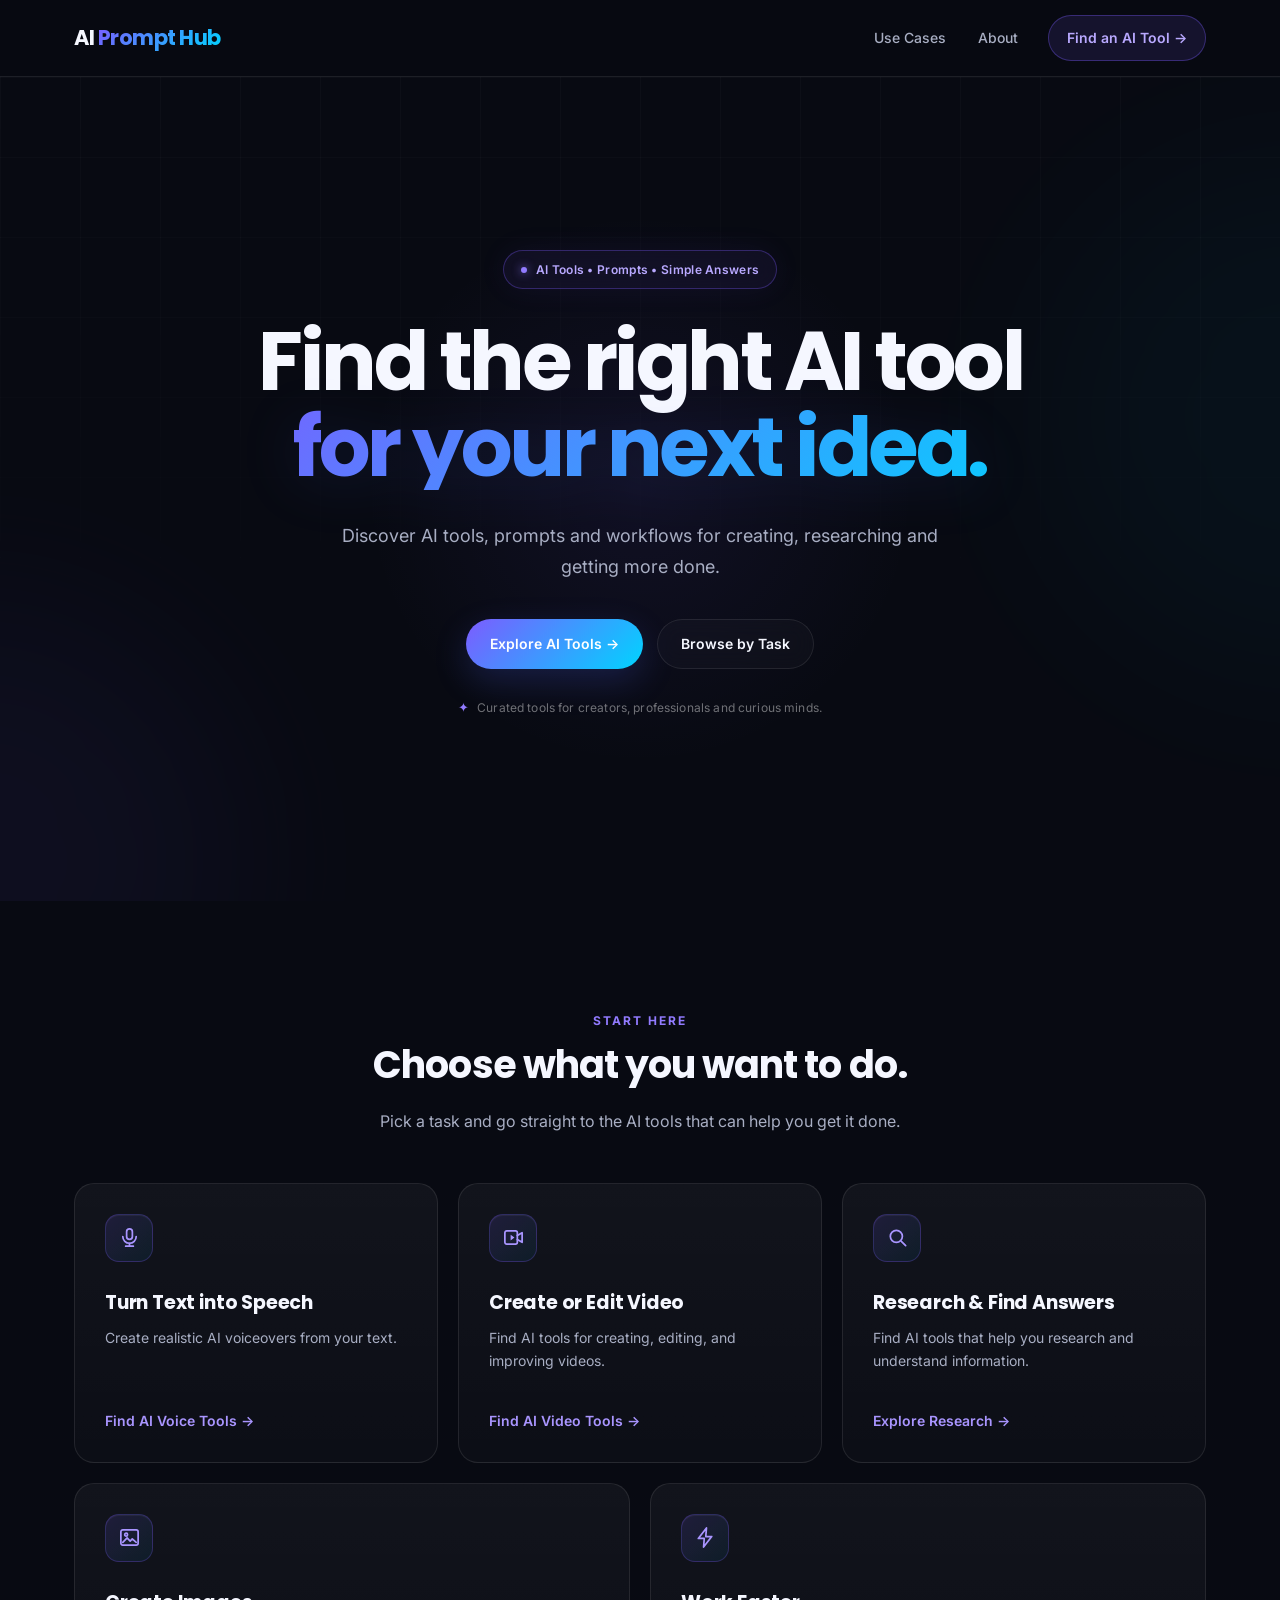
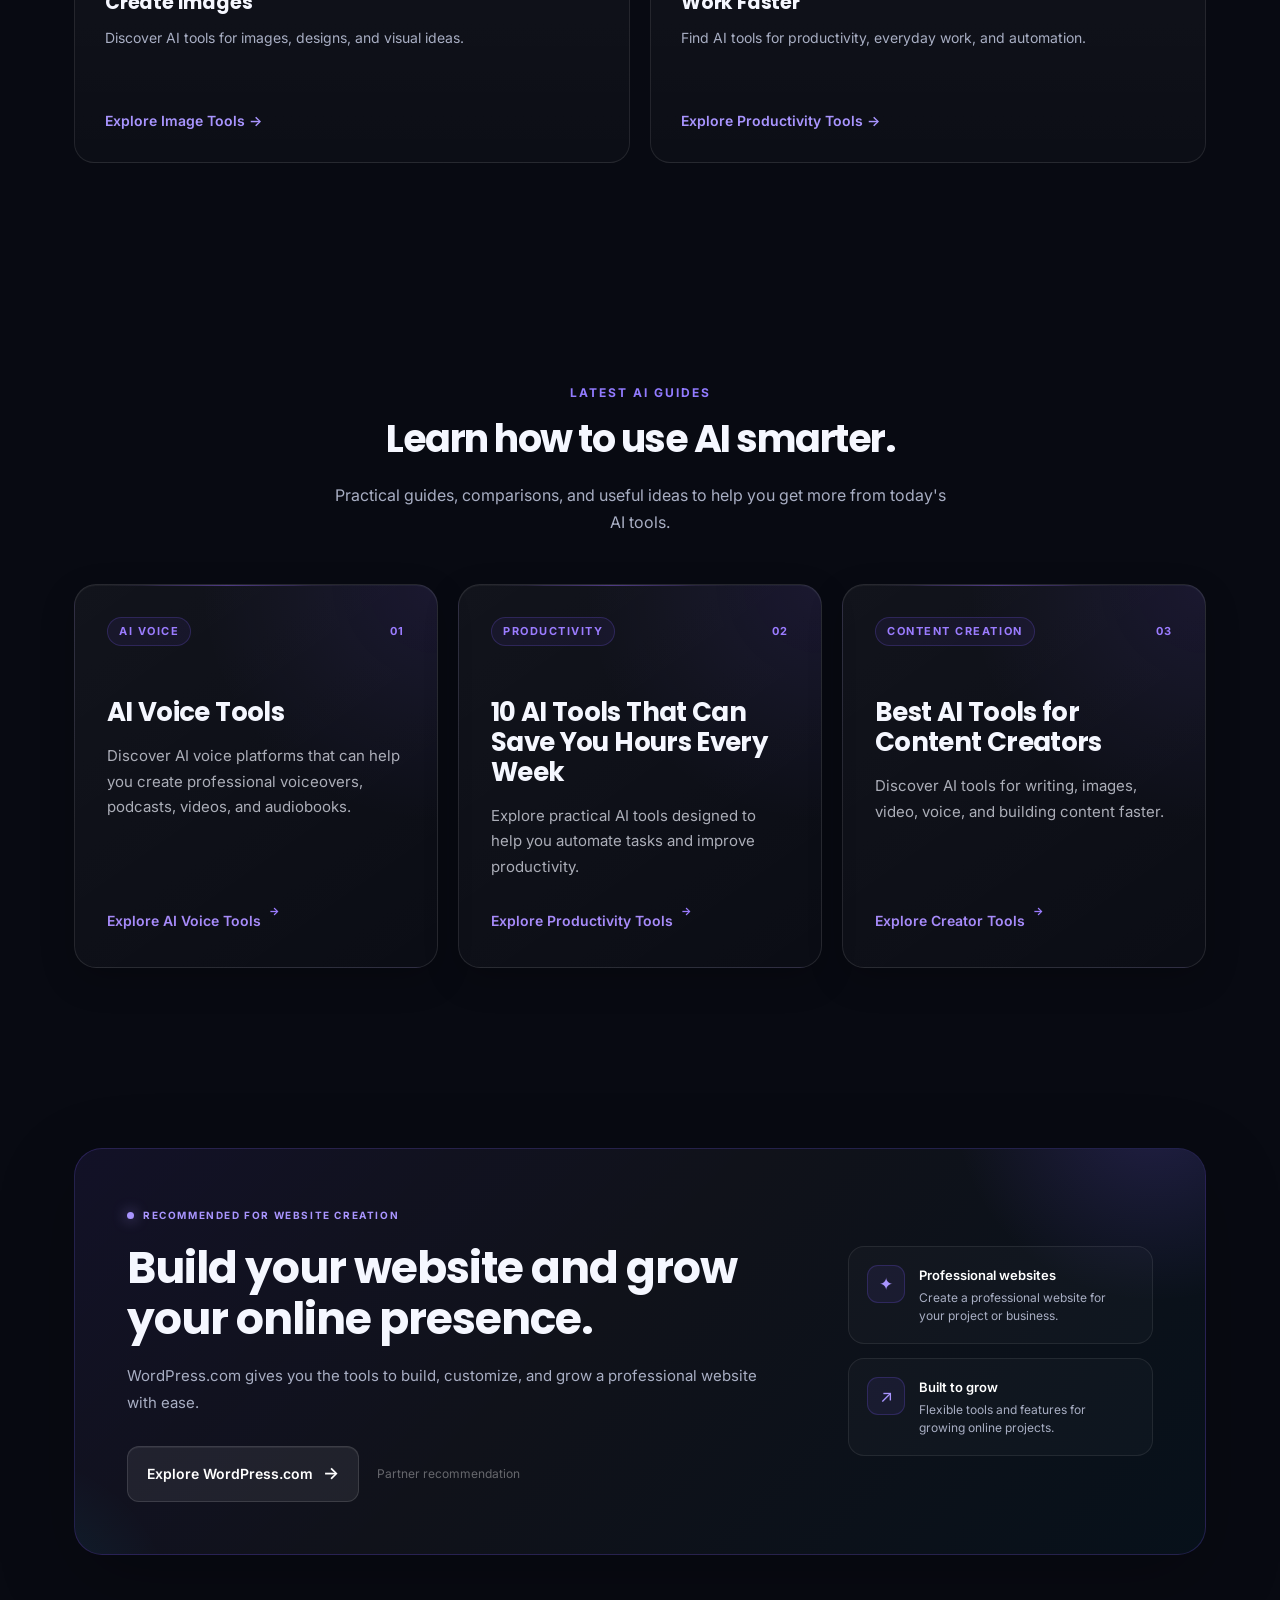
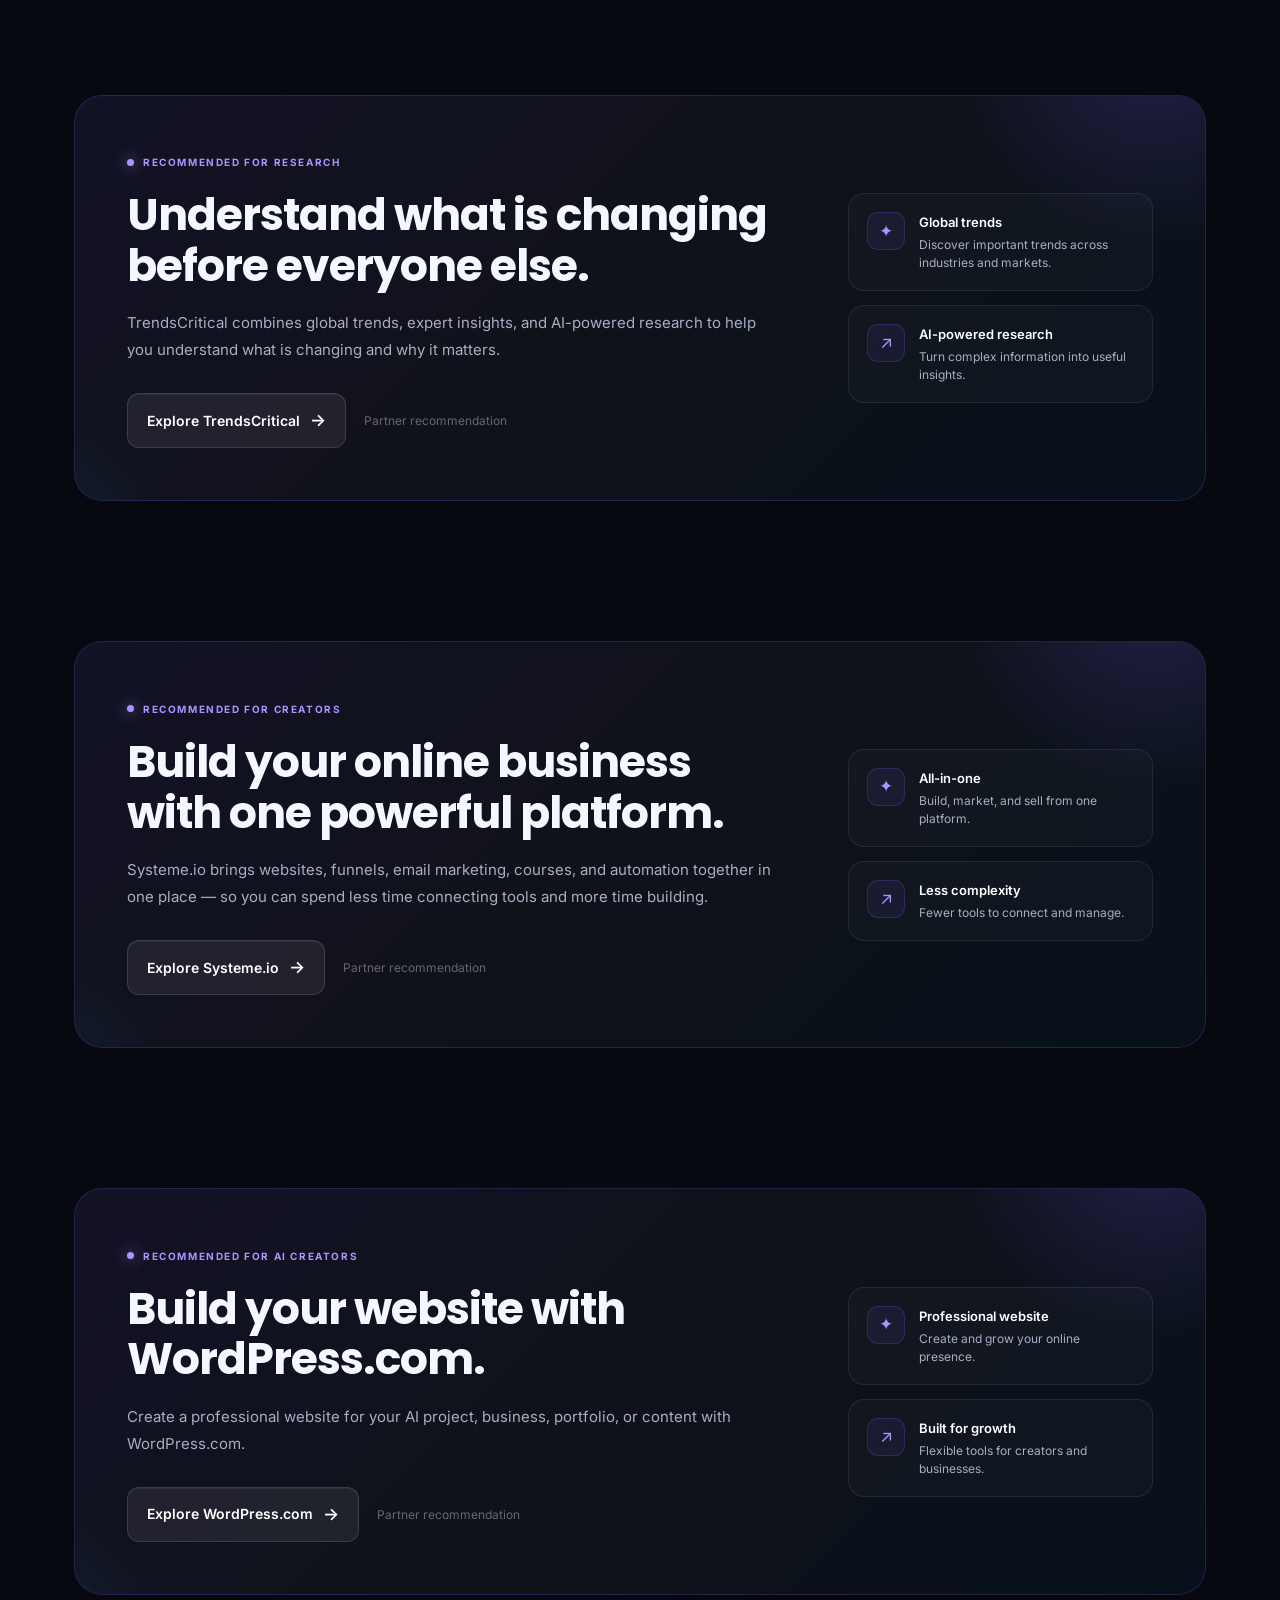
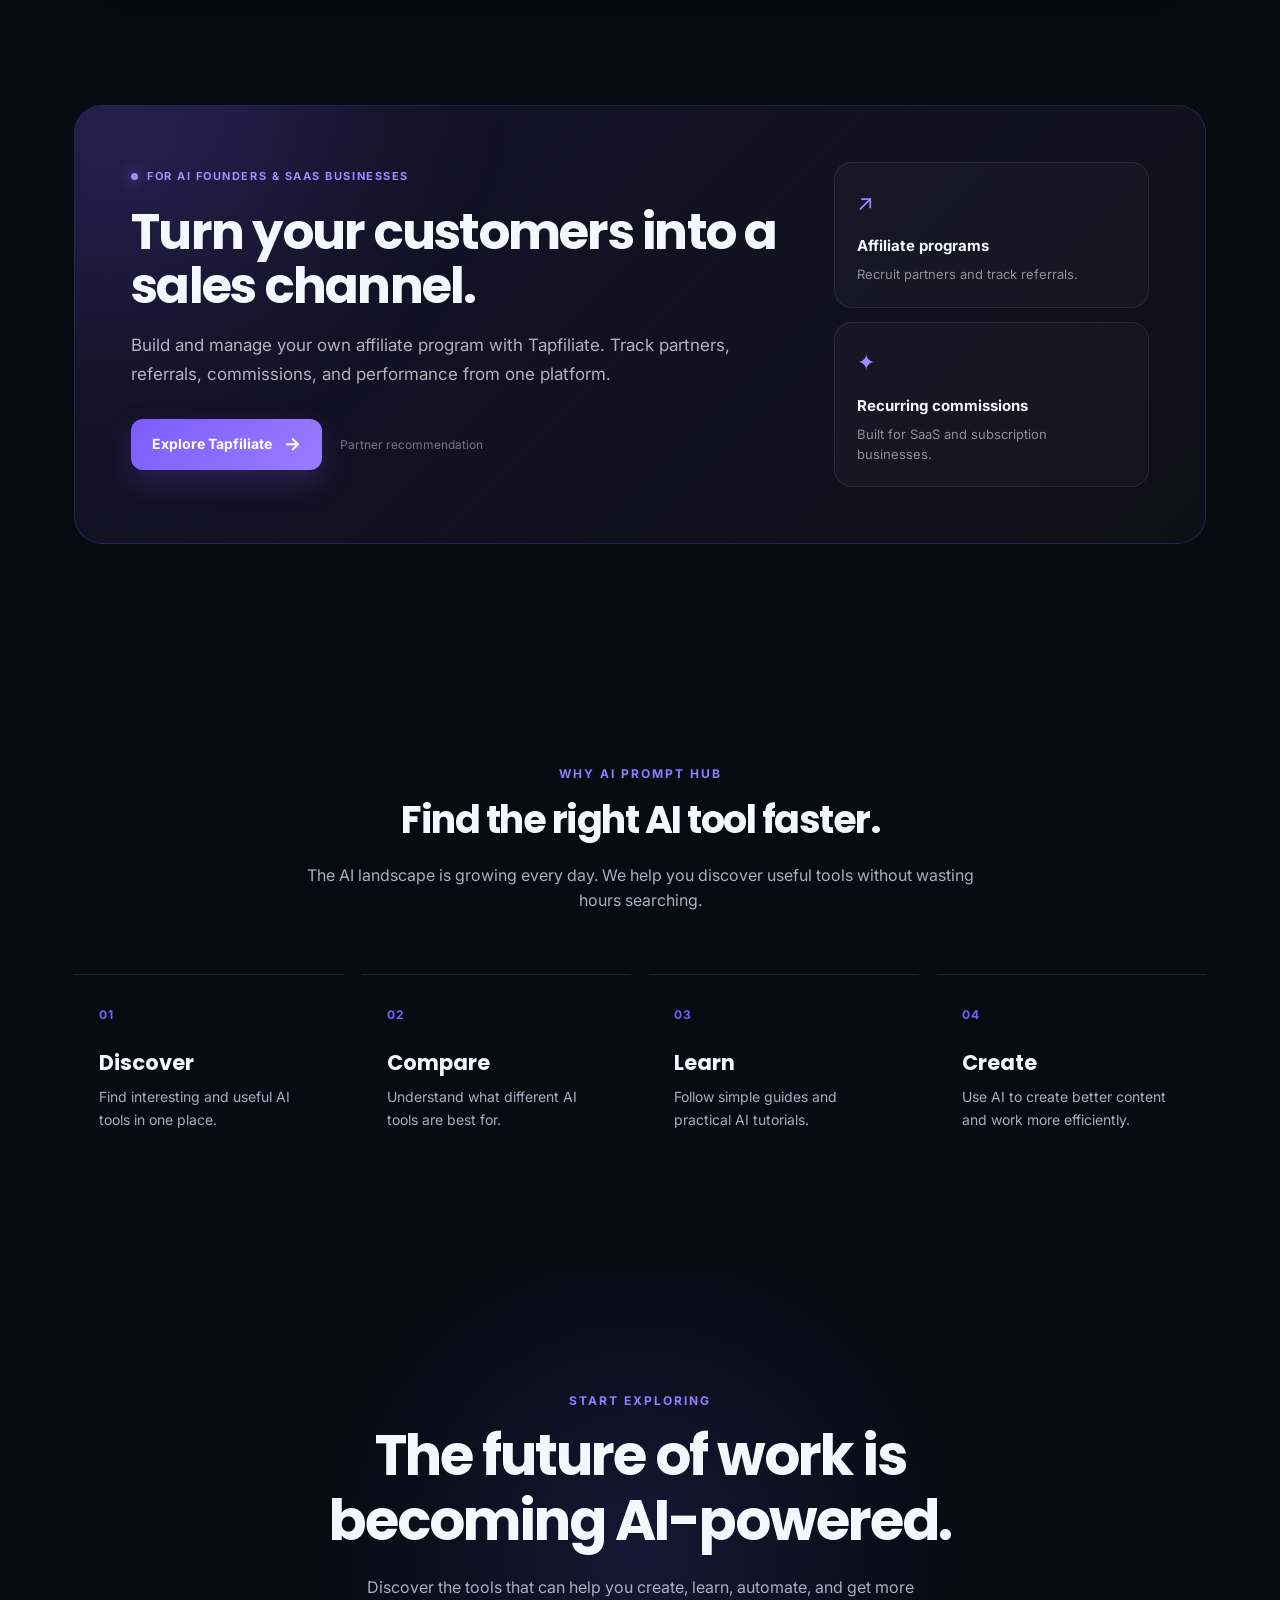
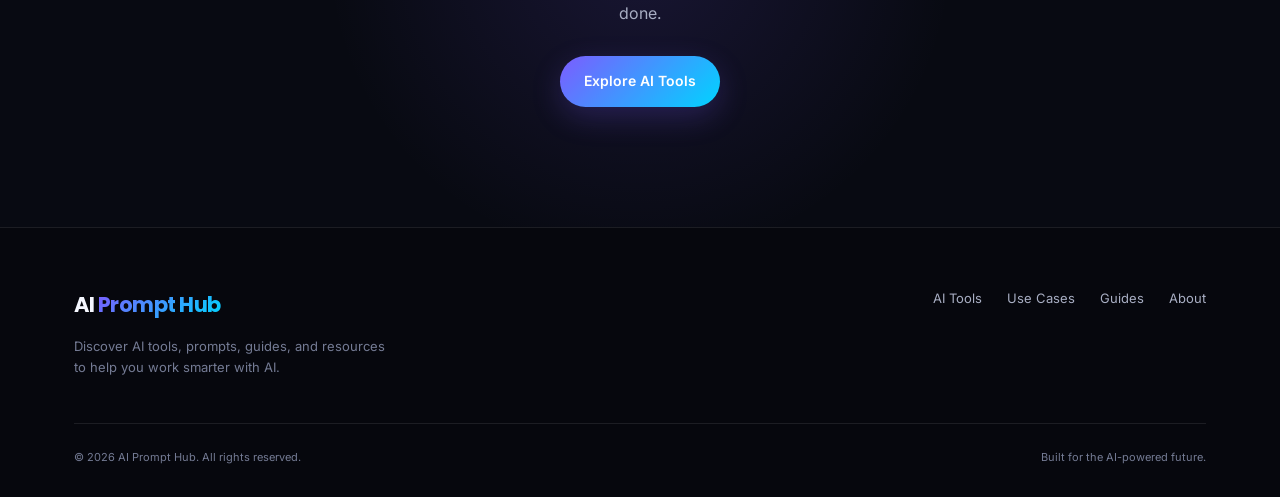
<file: index.html>
﻿<!DOCTYPE html>
<html lang="en">
<head>
<meta name='impact-site-verification' value='dd371d43-f001-40ea-8868-9e6d007e8d25'>
       <meta name="fo-verify" content="22032c8a-b6c6-4ee4-939d-7e06e4006811" />
<meta name="p:domain_verify" content="17abca25762cc7d2022500de4d6f1864"/>
    <meta charset="UTF-8">
    <meta
        name="viewport"
        content="width=device-width, initial-scale=1.0"
    >

    <meta
        name="description"
        content="AI Prompt Hub — discover the best AI tools, AI voice platforms, productivity tools, prompts, guides and resources."
    >

    <meta
        name="keywords"
        content="AI tools, AI prompts, ChatGPT, AI voice, AI productivity, AI automation, artificial intelligence"
    >

    <meta
        name="author"
        content="AI Prompt Hub"
    >

    <title>
        AI Prompt Hub — Discover the Best AI Tools
    </title>


    <!-- Main Stylesheet -->

    <link
        rel="stylesheet"
        href="style.css"
    >

</head>


<body>


    <!-- ========================================
         HEADER
    ========================================= -->

    <header class="header">

        <div class="container">

            <nav class="nav">

                <a
                    href="#home"
                    class="logo"
                >
                    AI <span>Prompt Hub</span>
                </a>


 <div class="navigation">

    <a href="#use-cases">
        Use Cases
    </a>

    <a href="#about">
        About
    </a>

</div>


       <a
    href="#use-cases"
    class="nav-button"
>
    Find an AI Tool →
</a>

            </nav>

        </div>

    </header>



   <!-- ========================================
HERO
========================================= -->

<section
    id="home"
    class="hero"
>

    <div class="hero-glow hero-glow-left"></div>
    <div class="hero-glow hero-glow-right"></div>

    <div class="container">

        <div class="hero-content">

            <div class="hero-badge">
                <span class="badge-dot"></span>
                AI Tools • Prompts • Simple Answers
            </div>

            <h1>
                Find the right AI tool
                <span>for your next idea.</span>
            </h1>

            <p class="hero-text">
                Discover AI tools, prompts and workflows
                for creating, researching and getting more done.
            </p>

            <div class="hero-buttons">

                <a
                    href="#use-cases"
                    class="primary-button hero-primary"
                >
                    Explore AI Tools →
                </a>

                <a
                    href="#use-cases"
                    class="secondary-button hero-secondary"
                >
                    Browse by Task
                </a>

            </div>

            <div class="hero-note">
                <span>✦</span>
                Curated tools for creators, professionals and curious minds.
            </div>

        </div>

    </div>

</section>

     


       


<!-- ========================================
     START HERE
========================================= -->

<section id="use-cases" class="section">

    <div class="container">

        <div class="center-heading">
            <p class="eyebrow">START HERE</p>

            <h2>
                Choose what you want to do.
            </h2>

            <p>
                Pick a task and go straight to the AI tools
                that can help you get it done.
            </p>
        </div>


        <div class="premium-use-grid">


            <!-- ========================================
                 AI VOICE
            ========================================= -->

            <article class="use-card premium-use-card">

                <div class="use-card-icon" aria-hidden="true">

                    <svg
                        viewBox="0 0 24 24"
                        fill="none"
                        stroke="currentColor"
                        stroke-width="1.8"
                        stroke-linecap="round"
                        stroke-linejoin="round"
                    >
                        <rect
                            x="9"
                            y="3"
                            width="6"
                            height="11"
                            rx="3"
                        ></rect>

                        <path d="M5 11a7 7 0 0 0 14 0"></path>

                        <path d="M12 18v3"></path>

                        <path d="M8 21h8"></path>
                    </svg>

                </div>


                <h3>
                    Turn Text into Speech
                </h3>

                <p>
                    Create realistic AI voiceovers from your text.
                </p>

                <a
                    href="ai-voice-tools.html"
                    class="card-link"
                >
                    Find AI Voice Tools →
                </a>

            </article>



            <!-- ========================================
                 AI VIDEO
            ========================================= -->

            <article class="use-card premium-use-card">

                <div class="use-card-icon" aria-hidden="true">

                    <svg
                        viewBox="0 0 24 24"
                        fill="none"
                        stroke="currentColor"
                        stroke-width="1.8"
                        stroke-linecap="round"
                        stroke-linejoin="round"
                    >
                        <rect
                            x="3"
                            y="5"
                            width="13"
                            height="14"
                            rx="2"
                        ></rect>

                        <path d="m16 10 5-3v10l-5-3"></path>

                        <path
                            d="m9 9 4 3-4 3V9z"
                            fill="currentColor"
                            stroke="none"
                        ></path>
                    </svg>

                </div>


                <h3>
                    Create or Edit Video
                </h3>

                <p>
                    Find AI tools for creating, editing,
                    and improving videos.
                </p>

                <a
                    href="ai-video-tools.html"
                    class="card-link"
                >
                    Find AI Video Tools →
                </a>

            </article>



            <!-- ========================================
                 RESEARCH
            ========================================= -->

            <article class="use-card premium-use-card">

                <div class="use-card-icon" aria-hidden="true">

                    <svg
                        viewBox="0 0 24 24"
                        fill="none"
                        stroke="currentColor"
                        stroke-width="1.8"
                        stroke-linecap="round"
                        stroke-linejoin="round"
                    >
                        <circle
                            cx="10.8"
                            cy="10.8"
                            r="6.3"
                        ></circle>

                        <path d="m16 16 4.5 4.5"></path>
                    </svg>

                </div>


                <h3>
                    Research &amp; Find Answers
                </h3>

                <p>
                    Find AI tools that help you research
                    and understand information.
                </p>

                <a
                    href="ai-research-tools.html"
                    class="card-link"
                >
                    Explore Research →
                </a>

            </article>



            <!-- ========================================
                 IMAGES
            ========================================= -->

            <article class="use-card premium-use-card">

                <div class="use-card-icon" aria-hidden="true">

                    <svg
                        viewBox="0 0 24 24"
                        fill="none"
                        stroke="currentColor"
                        stroke-width="1.8"
                        stroke-linecap="round"
                        stroke-linejoin="round"
                    >
                        <rect
                            x="3"
                            y="4"
                            width="18"
                            height="16"
                            rx="2"
                        ></rect>

                        <circle
                            cx="8.5"
                            cy="9"
                            r="1.5"
                        ></circle>

                        <path d="m5 17 4.5-4.5 3.2 3.2 2.2-2.2L19 17"></path>
                    </svg>

                </div>


                <h3>
                    Create Images
                </h3>

                <p>
                    Discover AI tools for images,
                    designs, and visual ideas.
                </p>

                <a
                    href="ai-image-tools.html"
                    class="card-link"
                >
                    Explore Image Tools →
                </a>

            </article>



            <!-- ========================================
                 PRODUCTIVITY
            ========================================= -->

            <article class="use-card premium-use-card">

                <div class="use-card-icon" aria-hidden="true">

                    <svg
                        viewBox="0 0 24 24"
                        fill="none"
                        stroke="currentColor"
                        stroke-width="1.8"
                        stroke-linecap="round"
                        stroke-linejoin="round"
                    >
                        <path
                            d="M13 2 4.5 13h6.2L10 22l8.5-11h-6.2L13 2z"
                        ></path>
                    </svg>

                </div>


                <h3>
                    Work Faster
                </h3>

                <p>
                    Find AI tools for productivity,
                    everyday work, and automation.
                </p>

                <a
                    href="ai-productivity-tools.html"
                    class="card-link"
                >
                    Explore Productivity Tools →
                </a>

            </article>


        </div>

    </div>

</section>


<!-- ========================================
     USE CASES
========================================= -->   

<!-- ========================================
     LATEST AI GUIDES
========================================= -->

<section
    id="guides"
    class="section"
>

    <div class="container">


        <div class="center-heading">

            <p class="eyebrow">
                LATEST AI GUIDES
            </p>

            <h2>
                Learn how to use AI smarter.
            </h2>

            <p>
                Practical guides, comparisons,
                and useful ideas to help you
                get more from today's AI tools.
            </p>

        </div>


        <div class="premium-guides-grid">


            <!-- ========================================
                 GUIDE 01
            ========================================= -->

            <article class="guide-card premium-guide-card">

                <div class="guide-card-top">

                    <span class="guide-category">
                        AI VOICE
                    </span>

                    <span class="guide-number">
                        01
                    </span>

                </div>


                <div class="guide-card-content">

                    <h3>
                      AI Voice Tools
                    </h3>

                    <p>
                        Discover AI voice platforms
                        that can help you create
                        professional voiceovers,
                        podcasts, videos, and audiobooks.
                    </p>

                </div>


                <a
                    href="ai-voice-tools.html"
                    class="guide-link"
                >
                    Explore AI Voice Tools
                    <span>→</span>
                </a>

            </article>



            <!-- ========================================
                 GUIDE 02
            ========================================= -->

            <article class="guide-card premium-guide-card">

                <div class="guide-card-top">

                    <span class="guide-category">
                        PRODUCTIVITY
                    </span>

                    <span class="guide-number">
                        02
                    </span>

                </div>


                <div class="guide-card-content">

                    <h3>
                        10 AI Tools That Can
                        Save You Hours Every Week
                    </h3>

                    <p>
                        Explore practical AI tools
                        designed to help you automate
                        tasks and improve productivity.
                    </p>

                </div>


                <a
                    href="ai-productivity-tools.html"
                    class="guide-link"
                >
                    Explore Productivity Tools
                    <span>→</span>
                </a>

            </article>


            <!-- ========================================
                 GUIDE 03
            ========================================= -->

            <article class="guide-card premium-guide-card">

                <div class="guide-card-top">

                    <span class="guide-category">
                        CONTENT CREATION
                    </span>

                    <span class="guide-number">
                        03
                    </span>

                </div>


                <div class="guide-card-content">

                    <h3>
                        Best AI Tools for
                        Content Creators
                    </h3>

                    <p>
                        Discover AI tools for writing,
                        images, video, voice, and
                        building content faster.
                    </p>

                </div>


                <a
                    href="ai-creator-tools.html"
                    class="guide-link"
                >
                    Explore Creator Tools
                    <span>→</span>
                </a>

            </article>


        </div>

    </div>

</section>
<!-- ========================================
     WORDPRESS.COM
========================================= -->

<section class="section partner-section">

    <div class="container">

        <div class="premium-partner-card">

            <div class="partner-glow"></div>


            <div class="partner-content">

                <div class="partner-label">
                    <span class="partner-dot"></span>
                    RECOMMENDED FOR WEBSITE CREATION
                </div>


                <h2>
                    Build your website
                    and grow your online presence.
                </h2>


                <p class="partner-description">
                    WordPress.com gives you the tools
                    to build, customize, and grow a
                    professional website with ease.
                </p>


                <div class="partner-actions">

                    <a
                        href="https://automattic.pxf.io/c/7540894/3719513/22744"
                        class="partner-button"
                        target="_blank"
                        rel="noopener noreferrer sponsored"
                    >
                        Explore WordPress.com
                        <span>→</span>
                    </a>


                    <span class="partner-note">
                        Partner recommendation
                    </span>

                </div>

            </div>


            <div class="partner-side">

                <div class="partner-side-card">

                    <span class="partner-side-icon">
                        ✦
                    </span>

                    <span class="partner-side-title">
                        Professional websites
                    </span>

                    <span class="partner-side-text">
                        Create a professional website
                        for your project or business.
                    </span>

                </div>


                <div class="partner-side-card">

                    <span class="partner-side-icon">
                        ↗
                    </span>

                    <span class="partner-side-title">
                        Built to grow
                    </span>

                    <span class="partner-side-text">
                        Flexible tools and features
                        for growing online projects.
                    </span>

                </div>

            </div>

        </div>

    </div>

</section>
</article>
 <!-- ========================================
     TRENDSCRITICAL
========================================= -->

<section class="section partner-section">

    <div class="container">

        <div class="premium-partner-card">

            <div class="partner-glow"></div>


            <div class="partner-content">

                <div class="partner-label">
                    <span class="partner-dot"></span>
                    RECOMMENDED FOR RESEARCH
                </div>


                <h2>
                    Understand what is changing
                    before everyone else.
                </h2>


                <p class="partner-description">
                    TrendsCritical combines global trends,
                    expert insights, and AI-powered research
                    to help you understand what is changing
                    and why it matters.
                </p>


                <div class="partner-actions">

                    <a
                        href="http://www.awin1.com/cread.php?awinmid=72247&awinaffid=3097724"
                        class="partner-button"
                        target="_blank"
                        rel="noopener noreferrer sponsored"
                    >
                        Explore TrendsCritical
                        <span>→</span>
                    </a>


                    <span class="partner-note">
                        Partner recommendation
                    </span>

                </div>

            </div>


            <div class="partner-side">

                <div class="partner-side-card">

                    <span class="partner-side-icon">
                        ✦
                    </span>

                    <span class="partner-side-title">
                        Global trends
                    </span>

                    <span class="partner-side-text">
                        Discover important trends
                        across industries and markets.
                    </span>

                </div>


                <div class="partner-side-card">

                    <span class="partner-side-icon">
                        ↗
                    </span>

                    <span class="partner-side-title">
                        AI-powered research
                    </span>

                    <span class="partner-side-text">
                        Turn complex information
                        into useful insights.
                    </span>

                </div>

            </div>

        </div>

    </div>
</section>
</article>  
<!-- ========================================
     SYSTEME.IO PARTNER
========================================= -->

<section class="section partner-section">

    <div class="container">

        <div class="premium-partner-card">

            <div class="partner-glow"></div>


            <div class="partner-content">

                <div class="partner-label">
                    <span class="partner-dot"></span>
                    RECOMMENDED FOR CREATORS
                </div>


                <h2>
                    Build your online business
                    with one powerful platform.
                </h2>


                <p class="partner-description">
                    Systeme.io brings websites, funnels,
                    email marketing, courses, and automation
                    together in one place — so you can spend
                    less time connecting tools and more time
                    building.
                </p>


                <div class="partner-actions">

                    <a
                        href="https://systeme.io/ru?sa=sa02799094189185085ad3dcd55f701df68032d1ab"
                        class="partner-button"
                        target="_blank"
                        rel="noopener noreferrer sponsored"
                    >
                        Explore Systeme.io
                        <span>→</span>
                    </a>


                    <span class="partner-note">
                        Partner recommendation
                    </span>

                </div>

            </div>


            <div class="partner-side">

                <div class="partner-side-card">

                    <span class="partner-side-icon">
                        ✦
                    </span>

                    <span class="partner-side-title">
                        All-in-one
                    </span>

                    <span class="partner-side-text">
                        Build, market, and sell
                        from one platform.
                    </span>

                </div>


                <div class="partner-side-card">

                    <span class="partner-side-icon">
                        ↗
                    </span>

                    <span class="partner-side-title">
                        Less complexity
                    </span>

                    <span class="partner-side-text">
                        Fewer tools to connect
                        and manage.
                    </span>

                </div>

            </div>

        </div>

    </div>
</section>

    <!-- ========================================
     WORDPRESS.COM BUSINESS PLAN PARTNER
========================================= -->

<section class="section partner-section">

    <div class="container">

        <div class="premium-partner-card">

            <div class="partner-glow"></div>

            <div class="partner-content">

                <div class="partner-label">
                    <span class="partner-dot"></span>
                    RECOMMENDED FOR AI CREATORS
                </div>

                <h2>
                    Build your website
                    with WordPress.com.
                </h2>

                <p class="partner-description">
                    Create a professional website for your AI project,
                    business, portfolio, or content with WordPress.com.
                </p>

                <div class="partner-actions">

                    <a
                        href="https://automattic.pxf.io/c/7540894/4050133/22744"
                        class="partner-button"
                        target="_blank"
                        rel="noopener noreferrer sponsored"
                    >
                        Explore WordPress.com
                        <span>→</span>
                    </a>

                    <span class="partner-note">
                        Partner recommendation
                    </span>

                </div>

            </div>

            <div class="partner-side">

                <div class="partner-side-card">

                    <span class="partner-side-icon">
                        ✦
                    </span>

                    <span class="partner-side-title">
                        Professional website
                    </span>

                    <span class="partner-side-text">
                        Create and grow your online presence.
                    </span>

                </div>

                <div class="partner-side-card">

                    <span class="partner-side-icon">
                        ↗
                    </span>

                    <span class="partner-side-title">
                        Built for growth
                    </span>

                    <span class="partner-side-text">
                        Flexible tools for creators and businesses.
                    </span>

                </div>

            </div>

        </div>

    </div>

</section>

<!-- ========================================
     TAPFIlIATE PARTNER
======================================== -->
<section class="section tapfiliate-section">
    <div class="container">
        <div class="tapfiliate-card">

            <div class="tapfiliate-glow"></div>

            <div class="tapfiliate-content">

                <div class="tapfiliate-label">
                    <span class="tapfiliate-dot"></span>
                    FOR AI FOUNDERS & SAAS BUSINESSES
                </div>

                <h2>
                    Turn your customers
                    into a sales channel.
                </h2>

                <p>
                    Build and manage your own affiliate program
                    with Tapfiliate. Track partners, referrals,
                    commissions, and performance from one platform.
                </p>

                <div class="tapfiliate-actions">

                    <a
                        href="https://tapfiliate.com?ref=mwiwmty"
                        class="tapfiliate-button"
                        target="_blank"
                        rel="nofollow sponsored noopener"
                    >
                        Explore Tapfiliate
                        <span>→</span>
                    </a>

                    <span class="tapfiliate-note">
                        Partner recommendation
                    </span>

                </div>

            </div>

            <div class="tapfiliate-side">

                <div class="tapfiliate-side-card">
                    <span class="tapfiliate-side-icon">↗</span>
                    <span class="tapfiliate-side-title">
                        Affiliate programs
                    </span>
                    <span class="tapfiliate-side-text">
                        Recruit partners and track referrals.
                    </span>
                </div>

                <div class="tapfiliate-side-card">
                    <span class="tapfiliate-side-icon">✦</span>
                    <span class="tapfiliate-side-title">
                        Recurring commissions
                    </span>
                    <span class="tapfiliate-side-text">
                        Built for SaaS and subscription businesses.
                    </span>
                </div>

            </div>

        </div>
    </div>
</section>
        <!-- ========================================
             BENEFITS
        ========================================= -->

        <section
            id="about"
            class="section"
        >

            <div class="container">


                <div class="center-heading">

                    <p class="eyebrow">
                        WHY AI PROMPT HUB
                    </p>


                    <h2>
                        Find the right AI tool faster.
                    </h2>


                    <p>

                        The AI landscape is growing every day.
                        We help you discover useful tools
                        without wasting hours searching.

                    </p>

                </div>



                <div class="benefits-grid">


                    <div class="benefit">

                        <span>
                            01
                        </span>

                        <h3>
                            Discover
                        </h3>

                        <p>

                            Find interesting and useful
                            AI tools in one place.

                        </p>

                    </div>



                    <div class="benefit">

                        <span>
                            02
                        </span>

                        <h3>
                            Compare
                        </h3>

                        <p>

                            Understand what different
                            AI tools are best for.

                        </p>

                    </div>



                    <div class="benefit">

                        <span>
                            03
                        </span>

                        <h3>
                            Learn
                        </h3>

                        <p>

                            Follow simple guides and
                            practical AI tutorials.

                        </p>

                    </div>



                    <div class="benefit">

                        <span>
                            04
                        </span>

                        <h3>
                            Create
                        </h3>

                        <p>

                            Use AI to create better content
                            and work more efficiently.

                        </p>

                    </div>


                </div>

            </div>

        </section>



     



        <!-- ========================================
             CTA
        ========================================= -->

        <section class="cta-section">

            <div class="container">


                <div class="cta-content">


                    <p class="eyebrow">
                        START EXPLORING
                    </p>


                    <h2>

                        The future of work
                        is becoming AI-powered.

                    </h2>


                    <p>

                        Discover the tools that can help
                        you create, learn, automate,
                        and get more done.

                    </p>


                  <a
    href="#use-cases"
    class="primary-button"
>

                        Explore AI Tools

                    </a>


                </div>

            </div>

        </section>


    </main>



    <!-- ========================================
         FOOTER
    ========================================= -->

    <footer class="footer">

        <div class="container">


            <div class="footer-content">


                <div>

                    <a
                        href="#home"
                        class="logo"
                    >

                        AI <span>Prompt Hub</span>

                    </a>


                    <p>

                        Discover AI tools, prompts,
                        guides, and resources to help
                        you work smarter with AI.

                    </p>

                </div>



                <div class="footer-links">

                    <a href="#tools">
                        AI Tools
                    </a>

                    <a href="#use-cases">
                        Use Cases
                    </a>

                    <a href="#guides">
                        Guides
                    </a>

                    <a href="#about">
                        About
                    </a>

                </div>


            </div>



            <div class="copyright">


                <span>

                    ©
                    <span class="copyright-year">
                        2026
                    </span>
                    AI Prompt Hub.
                    All rights reserved.

                </span>


                <span>

                    Built for the AI-powered future.

                </span>


            </div>


        </div>

    </footer>



    <!-- ========================================
         JAVASCRIPT
    ========================================= -->

    <script
        src="script.js"
    ></script>


</body>

</html>
</file>
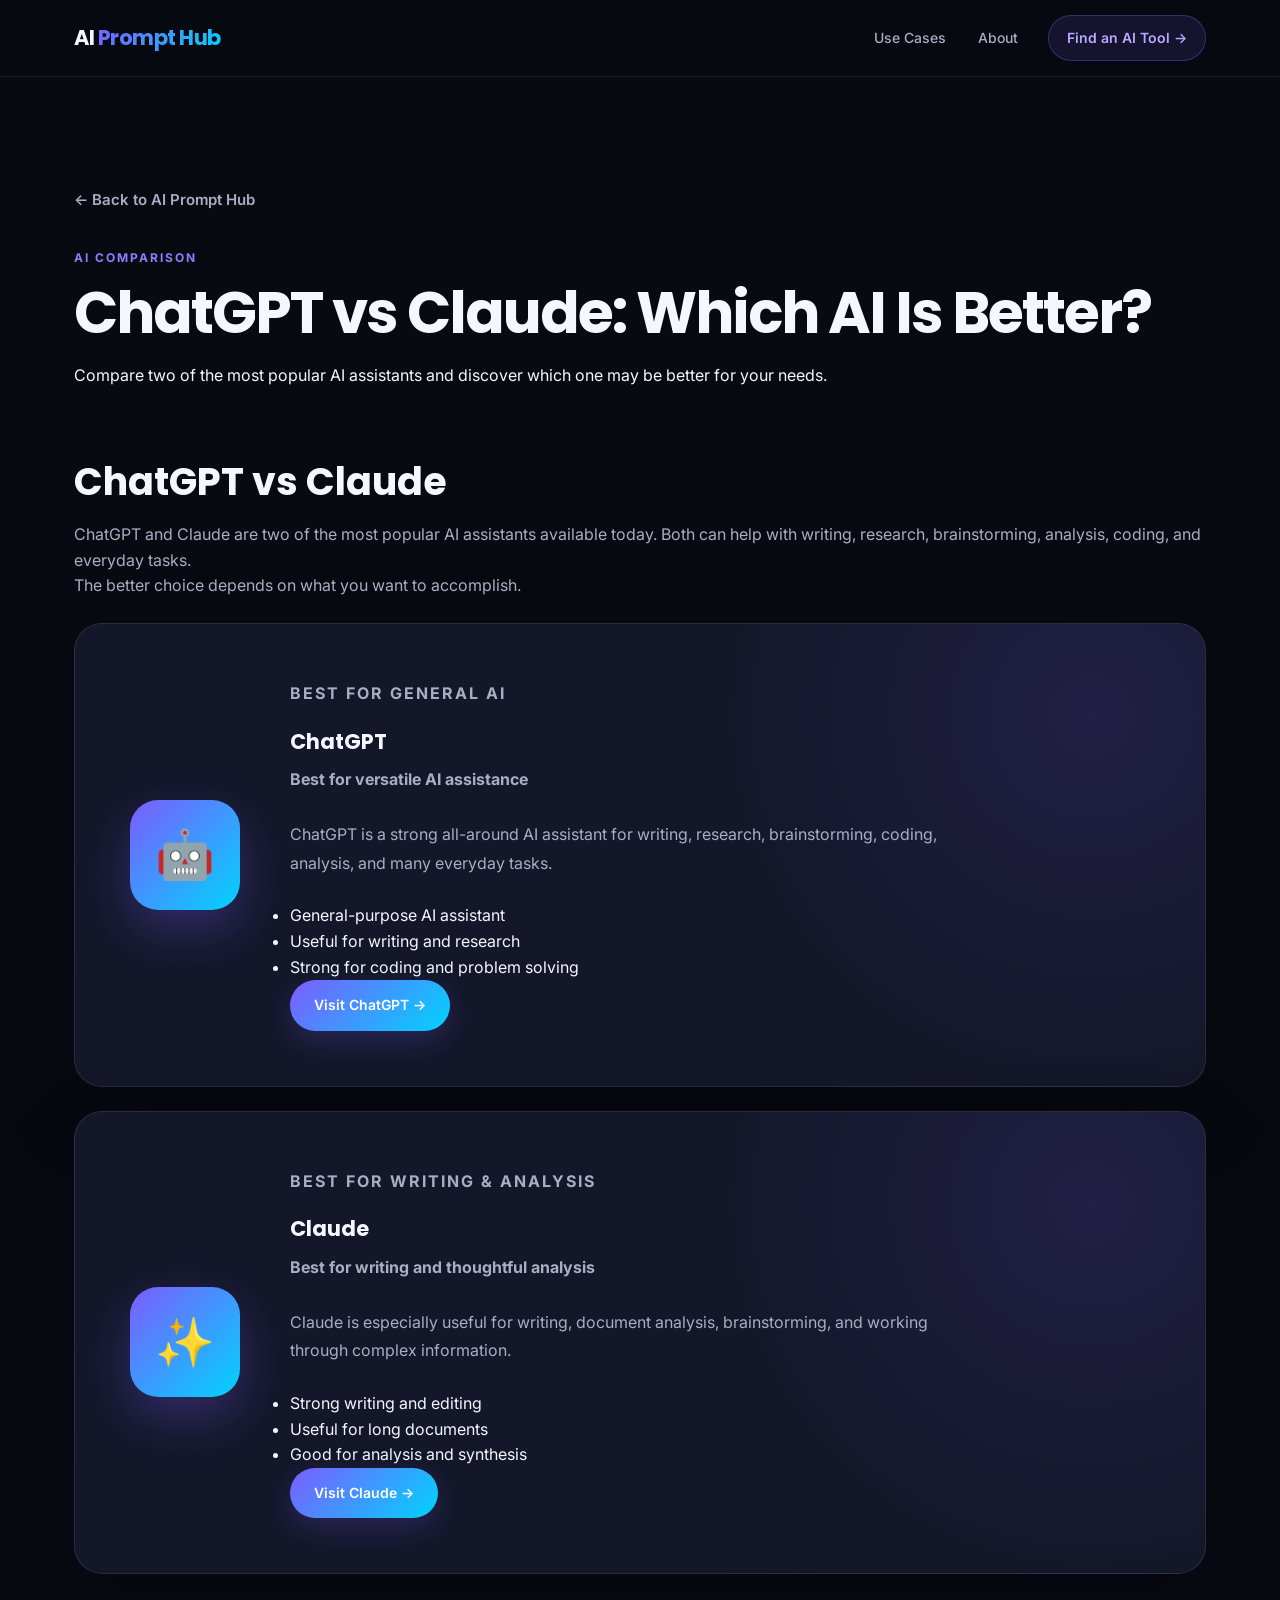
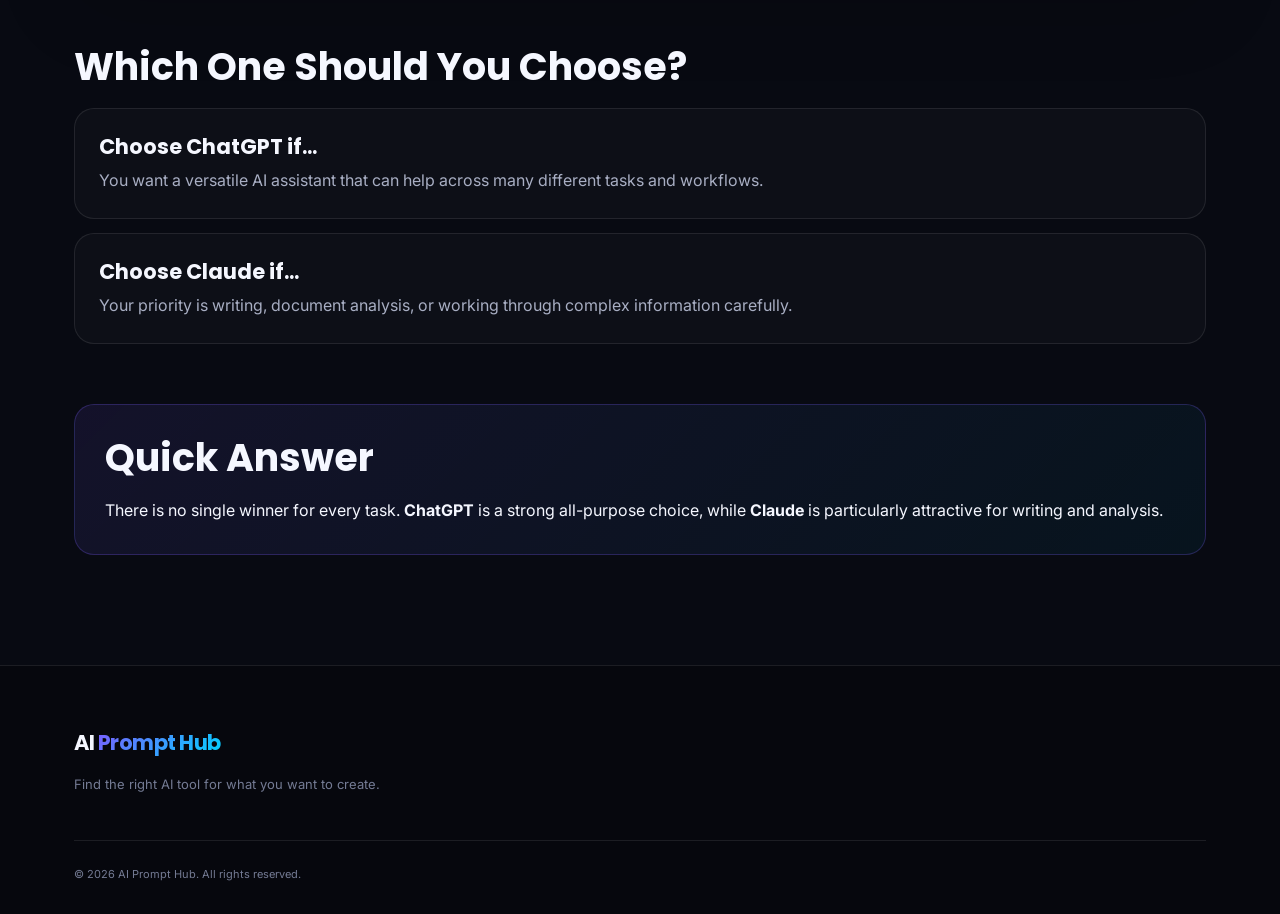
<file: ai-chatgpt-vs-claude.html>
<!DOCTYPE html>
<html lang="en">

<head>

<meta charset="UTF-8">

<meta
    name="viewport"
    content="width=device-width, initial-scale=1.0"
>

<meta
    name="description"
    content="ChatGPT vs Claude — compare two popular AI assistants and find the right AI tool for your needs."
>

<title>
    ChatGPT vs Claude: Which AI Is Better? | AI Prompt Hub
</title>

<link
    rel="stylesheet"
    href="style.css"
>

</head>


<body>


<header class="header">

    <div class="container">

        <nav class="nav">

            <a
                href="index.html"
                class="logo"
            >
                AI <span>Prompt Hub</span>
            </a>


            <div class="navigation">

                <a href="index.html#use-cases">
                    Use Cases
                </a>

                <a href="index.html#about">
                    About
                </a>

            </div>


            <a
                href="index.html#use-cases"
                class="nav-button"
            >
                Find an AI Tool →
            </a>

        </nav>

    </div>

</header>



<main>

<section class="section">

    <div class="container">


        <a
            href="index.html"
            class="back-link"
        >
            ← Back to AI Prompt Hub
        </a>



        <div class="guide-header">

            <p class="eyebrow">
                AI COMPARISON
            </p>


            <h1>
                ChatGPT vs Claude:
                Which AI Is Better?
            </h1>


            <p>
                Compare two of the most popular
                AI assistants and discover which
                one may be better for your needs.
            </p>

        </div>



        <article class="guide-content">


            <!-- INTRO -->

            <h2>
                ChatGPT vs Claude
            </h2>

            <p>
                ChatGPT and Claude are two of the
                most popular AI assistants available
                today. Both can help with writing,
                research, brainstorming, analysis,
                coding, and everyday tasks.
            </p>

            <p>
                The better choice depends on what
                you want to accomplish.
            </p>



            <!-- CHATGPT -->

            <div class="featured-card">

                <div class="tool-icon">
                    🤖
                </div>

                <div class="tool-content">

                    <p class="tool-label">
                        BEST FOR GENERAL AI
                    </p>

                    <h3>
                        ChatGPT
                    </h3>

                    <p>
                        <strong>
                            Best for versatile AI assistance
                        </strong>
                    </p>

                    <p>
                        ChatGPT is a strong all-around
                        AI assistant for writing, research,
                        brainstorming, coding, analysis,
                        and many everyday tasks.
                    </p>

                    <ul>

                        <li>
                            General-purpose AI assistant
                        </li>

                        <li>
                            Useful for writing and research
                        </li>

                        <li>
                            Strong for coding and problem solving
                        </li>

                    </ul>

                    <a
                        href="https://chatgpt.com/"
                        target="_blank"
                        rel="noopener"
                        class="primary-button"
                    >
                        Visit ChatGPT →
                    </a>

                </div>

            </div>



            <!-- CLAUDE -->

            <div class="featured-card">

                <div class="tool-icon">
                    ✨
                </div>

                <div class="tool-content">

                    <p class="tool-label">
                        BEST FOR WRITING & ANALYSIS
                    </p>

                    <h3>
                        Claude
                    </h3>

                    <p>
                        <strong>
                            Best for writing and thoughtful analysis
                        </strong>
                    </p>

                    <p>
                        Claude is especially useful for
                        writing, document analysis,
                        brainstorming, and working through
                        complex information.
                    </p>

                    <ul>

                        <li>
                            Strong writing and editing
                        </li>

                        <li>
                            Useful for long documents
                        </li>

                        <li>
                            Good for analysis and synthesis
                        </li>

                    </ul>

                    <a
                        href="https://claude.ai/"
                        target="_blank"
                        rel="noopener"
                        class="primary-button"
                    >
                        Visit Claude →
                    </a>

                </div>

            </div>



            <!-- COMPARISON -->

            <h2>
                Which One Should You Choose?
            </h2>


            <div class="guide-tool">

                <h3>
                    Choose ChatGPT if...
                </h3>

                <p>
                    You want a versatile AI assistant
                    that can help across many different
                    tasks and workflows.
                </p>

            </div>


            <div class="guide-tool">

                <h3>
                    Choose Claude if...
                </h3>

                <p>
                    Your priority is writing, document
                    analysis, or working through complex
                    information carefully.
                </p>

            </div>



            <!-- QUICK ANSWER -->

            <div class="quick-answer">

                <h2>
                    Quick Answer
                </h2>

                <p>
                    There is no single winner for every
                    task. <strong>ChatGPT</strong> is a strong
                    all-purpose choice, while
                    <strong>Claude</strong> is particularly
                    attractive for writing and analysis.
                </p>

            </div>


        </article>


    </div>

</section>

</main>



<footer class="footer">

    <div class="container">

        <div class="footer-content">

            <div>

                <a
                    href="index.html"
                    class="logo"
                >
                    AI <span>Prompt Hub</span>
                </a>

                <p>
                    Find the right AI tool for
                    what you want to create.
                </p>

            </div>

        </div>


        <div class="copyright">

            <span>
                © 2026 AI Prompt Hub.
                All rights reserved.
            </span>

        </div>

    </div>

</footer>


</body>

</html>
</file>
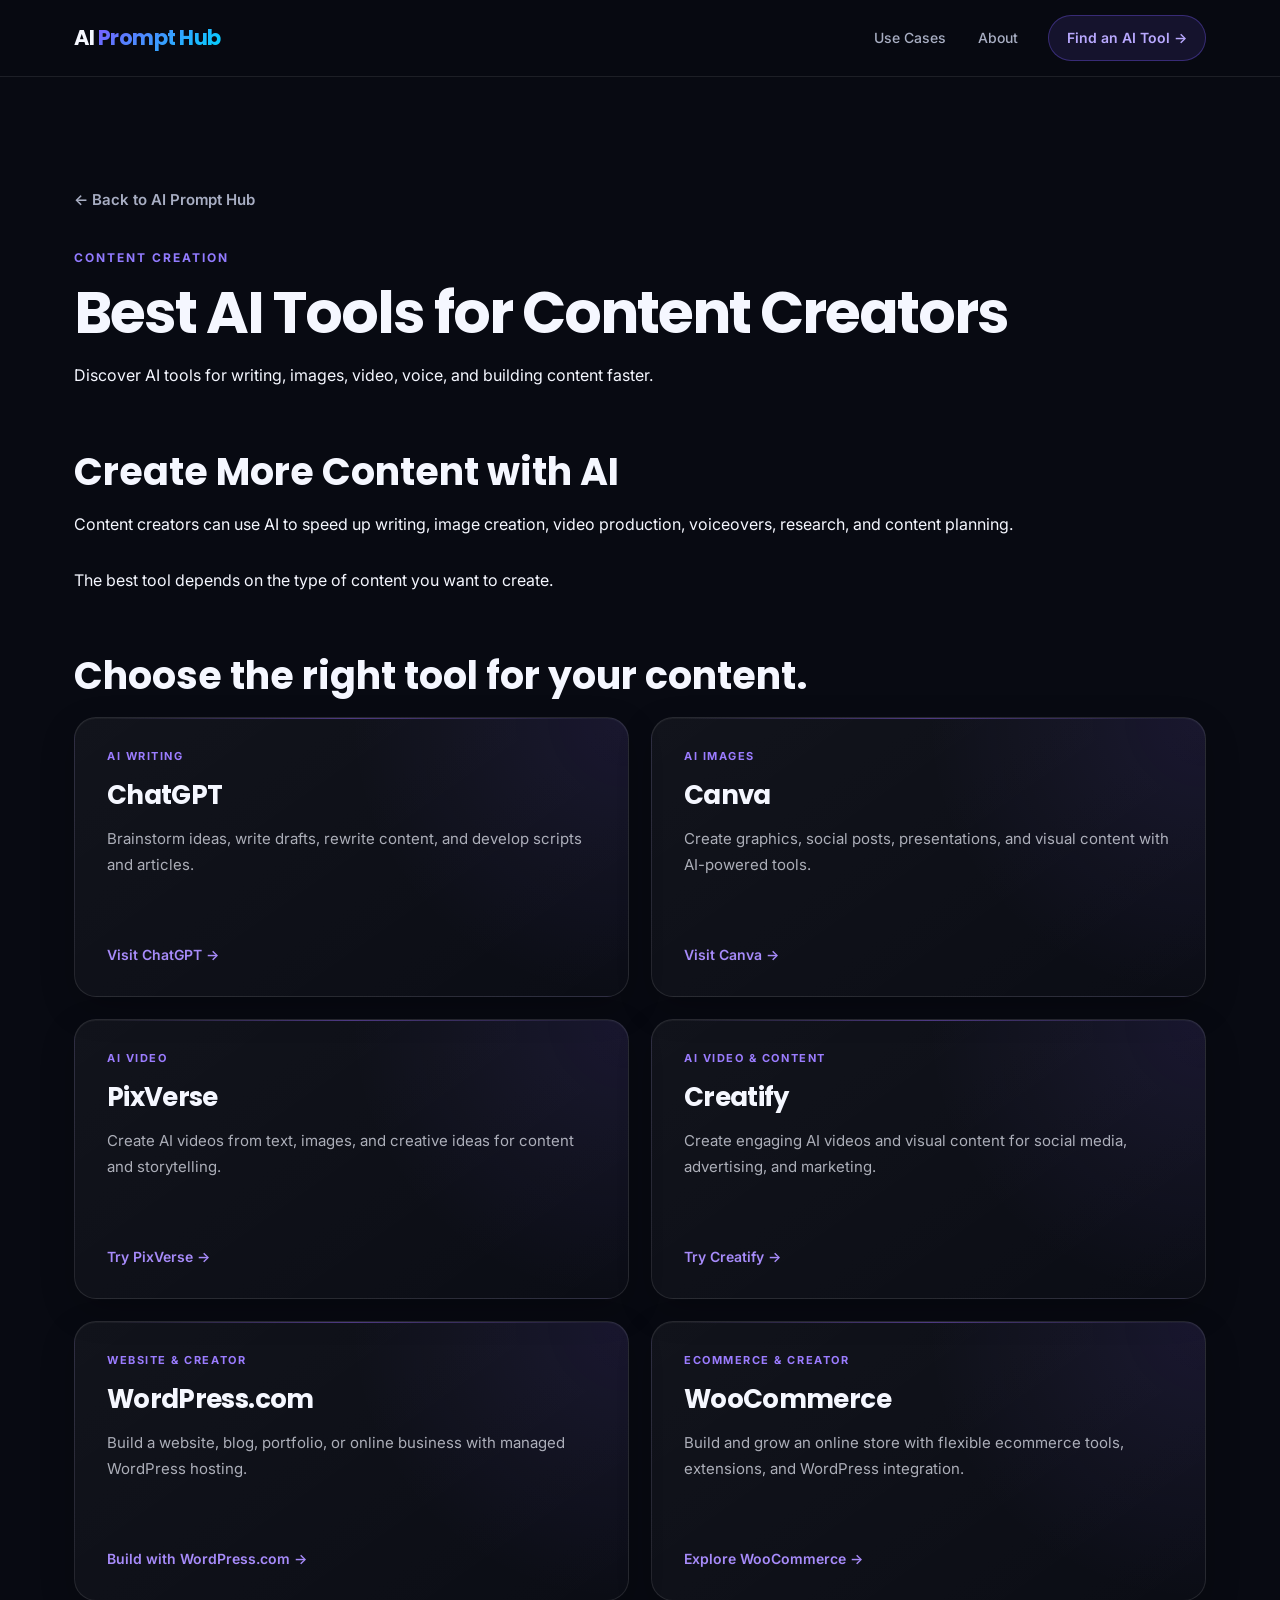
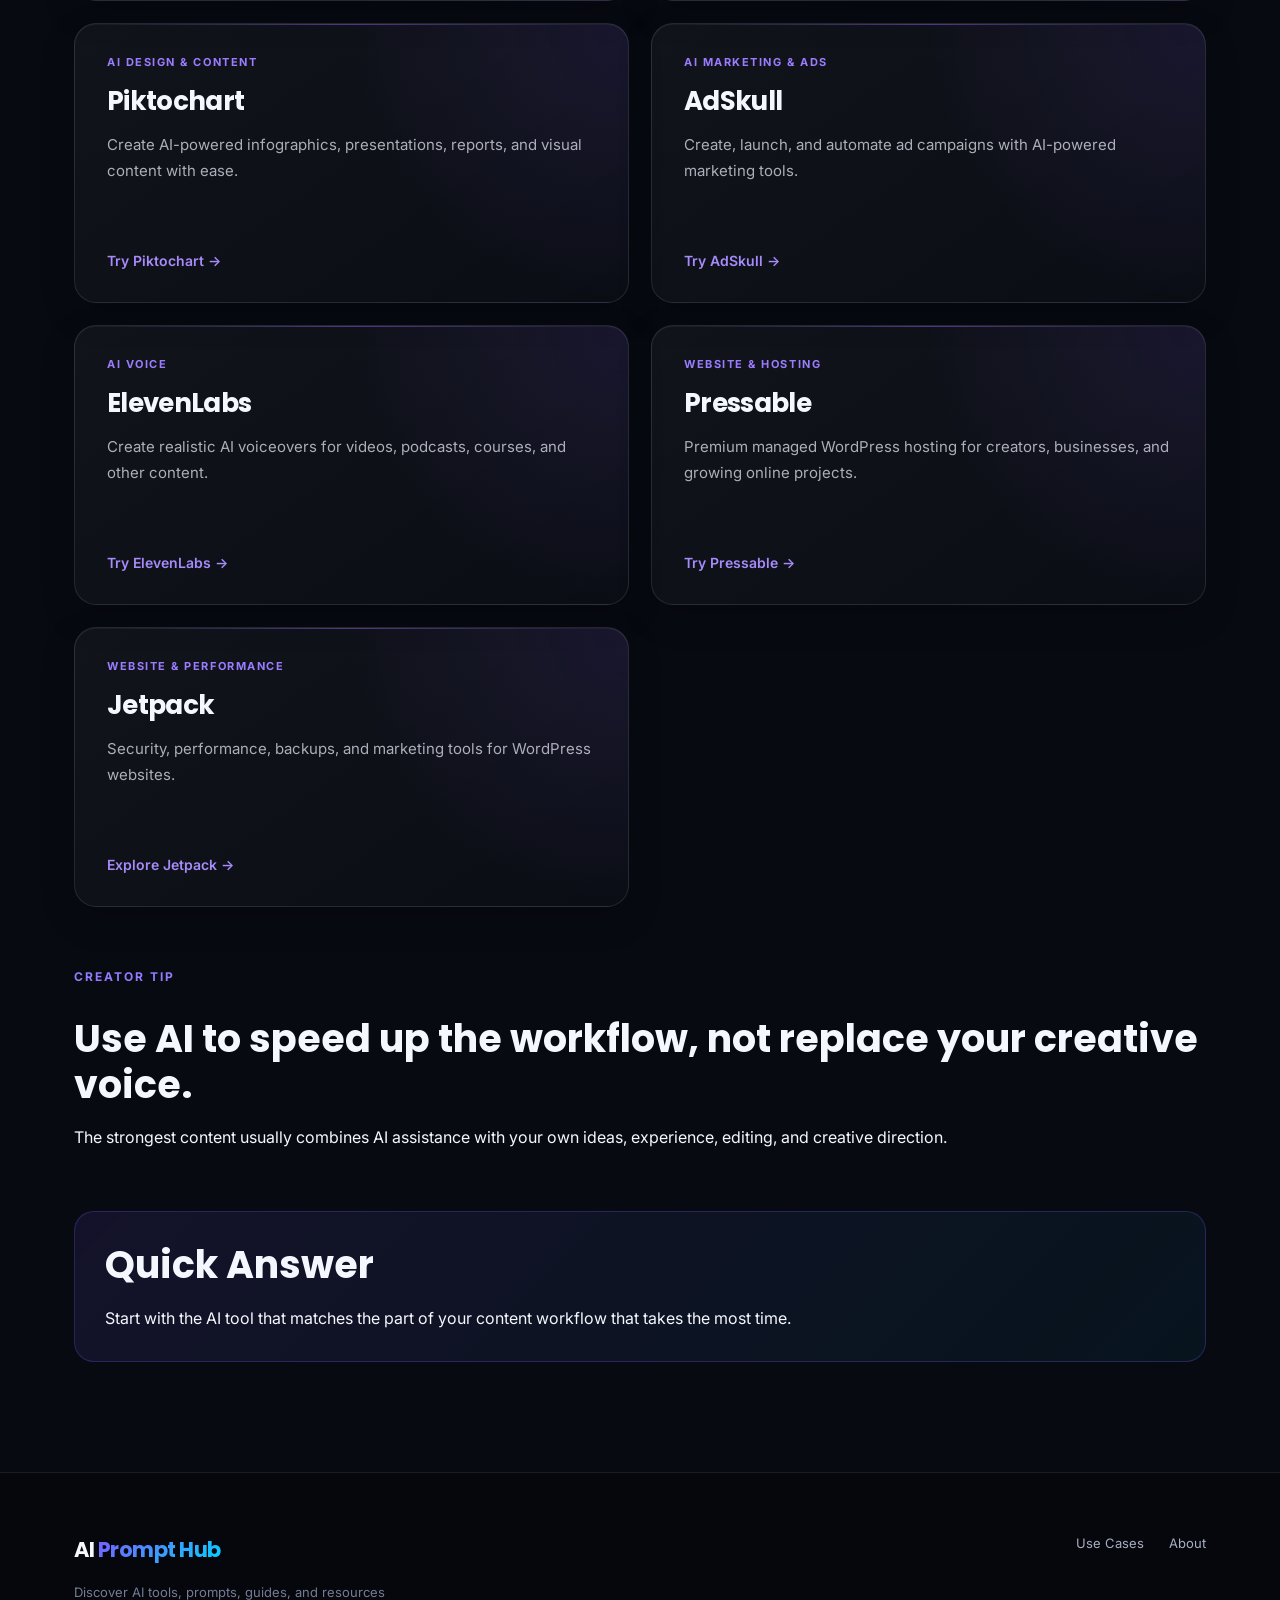
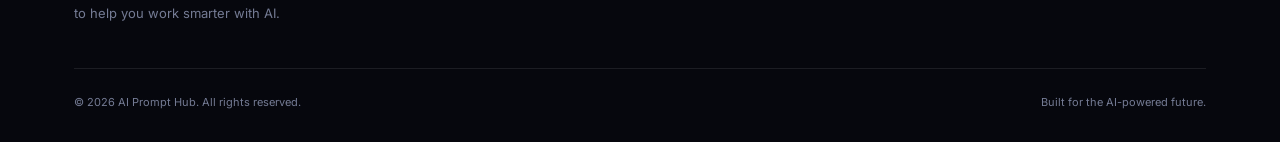
<file: ai-creator-tools.html>
<!DOCTYPE html>
<html lang="en">

<head>

<meta charset="UTF-8">

<meta
    name="viewport"
    content="width=device-width, initial-scale=1.0"
>

<meta
    name="description"
    content="Best AI tools for content creators, including writing, images, video, voice, and content planning."
>

<title>
    Best AI Tools for Content Creators | AI Prompt Hub
</title>

<link
    rel="stylesheet"
    href="style.css"
>

</head>


<body>


<header class="header">

    <div class="container">

        <nav class="nav">

            <a
                href="index.html#home"
                class="logo"
            >
                AI <span>Prompt Hub</span>
            </a>


            <div class="navigation">

                <a href="index.html#use-cases">
                    Use Cases
                </a>

                <a href="index.html#about">
                    About
                </a>

            </div>


            <a
                href="index.html#use-cases"
                class="nav-button"
            >
                Find an AI Tool →
            </a>

        </nav>

    </div>

</header>



<main>

<section class="section">

    <div class="container">


        <a
            href="index.html"
            class="back-link"
        >
            ← Back to AI Prompt Hub
        </a>



        <div class="guide-header">

            <p class="eyebrow">
                CONTENT CREATION
            </p>


            <h1>
                Best AI Tools for
                Content Creators
            </h1>


            <p>
                Discover AI tools for writing,
                images, video, voice, and
                building content faster.
            </p>

        </div>



        <article class="guide-content">


            <div class="comparison-wrapper">

                <h2>
                    Create More Content with AI
                </h2>

                <p>
                    Content creators can use AI to
                    speed up writing, image creation,
                    video production, voiceovers,
                    research, and content planning.
                </p>

                <p>
                    The best tool depends on the type
                    of content you want to create.
                </p>

            </div>



            <div class="comparison-wrapper">

                <h2>
                    Choose the right tool for your content.
                </h2>


                <div class="guides-grid">


                    <!-- WRITING -->

                    <article class="guide-card">

                        <span>
                            AI WRITING
                        </span>

                        <h3>
                            ChatGPT
                        </h3>

                        <p>
                            Brainstorm ideas, write drafts,
                            rewrite content, and develop
                            scripts and articles.
                        </p>

                        <a
                            href="https://chatgpt.com/"
                            target="_blank"
                            rel="noopener noreferrer"
                        >
                            Visit ChatGPT →
                        </a>

                    </article>



                    <!-- IMAGES -->

                    <article class="guide-card">

                        <span>
                            AI IMAGES
                        </span>

                        <h3>
                            Canva
                        </h3>

                        <p>
                            Create graphics, social posts,
                            presentations, and visual content
                            with AI-powered tools.
                        </p>

                        <a
                            href="https://www.canva.com/"
                            target="_blank"
                            rel="noopener noreferrer"
                        >
                            Visit Canva →
                        </a>

                    </article>



                   <!-- VIDEO -->

<article class="guide-card">

    <span>
        AI VIDEO
    </span>

    <h3>
        PixVerse
    </h3>

    <p>
        Create AI videos from text,
        images, and creative ideas
        for content and storytelling.
    </p>

    <a
        href="https://motivaiprivatelimited.sjv.io/jR41Rn"
        target="_blank"
        rel="nofollow sponsored noopener"
    >
        Try PixVerse →
    </a>

</article>

<!-- CREATIFY -->

<article class="guide-card">

    <span>
        AI VIDEO & CONTENT
    </span>

    <h3>
        Creatify
    </h3>

    <p>
        Create engaging AI videos and
        visual content for social media,
        advertising, and marketing.
    </p>

    <a
        href="https://app.creatify.ai/?via=connor"
        target="_blank"
        rel="nofollow sponsored noopener"
    >
        Try Creatify →
    </a>
</article>
<!-- WORDPRESS.COM -->

<article class="guide-card">

    <span>
        WEBSITE & CREATOR
    </span>

    <h3>
        WordPress.com
    </h3>

    <p>
        Build a website, blog, portfolio,
        or online business with managed
        WordPress hosting.
    </p>

    <a
        href="https://automattic.pxf.io/c/7540894/1919834/22744"
        target="_blank"
        rel="nofollow sponsored noopener"
    >
        Build with WordPress.com →
    </a>
</article>
<!-- WOOCOMMERCE -->
<article class="guide-card">
    <span>
        ECOMMERCE & CREATOR
    </span>
    <h3>
        WooCommerce
    </h3>
    <p>
        Build and grow an online store
        with flexible ecommerce tools,
        extensions, and WordPress integration.
    </p>
    <a
        href="https://automattic.pxf.io/c/7540894/1946431/22744"
        target="_blank"
        rel="nofollow sponsored noopener"
    >
        Explore WooCommerce →
    </a>
</article>
<!-- PIKTOCHART -->
<article class="guide-card">
    <span>
        AI DESIGN & CONTENT
    </span>

    <h3>
        Piktochart
    </h3>

    <p>
        Create AI-powered infographics,
        presentations, reports, and
        visual content with ease.
    </p>

    <a
        href="https://www.awin1.com/cread.php?awinmid=36542&awinaffid=3070031"
        target="_blank"
        rel="nofollow sponsored noopener"
    >
        Try Piktochart →
    </a>
</article>                                                                                                                                                                                           <!-- ADSKULL -->
<!-- ADSKULL -->
<article class="guide-card">

    <span>
        AI MARKETING & ADS
    </span>

    <h3>
        AdSkull
    </h3>

    <p>
        Create, launch, and automate
        ad campaigns with AI-powered
        marketing tools.
    </p>

    <a
        href="https://adskull.io/?ref=aiprompthub"
        target="_blank"
        rel="nofollow sponsored noopener"
    >
        Try AdSkull →
    </a>

</article>                                                                                   

                    <!-- VOICE -->

                    <article class="guide-card">

                        <span>
                            AI VOICE
                        </span>

                        <h3>
                            ElevenLabs
                        </h3>

                        <p>
                            Create realistic AI voiceovers
                            for videos, podcasts, courses,
                            and other content.
                        </p>

                        <a
                            href="https://try.elevenlabs.io/sw1pwdcjwxot"
                            target="_blank"
                            rel="nofollow sponsored noopener"
                        >
                            Try ElevenLabs →
                        </a>

                    </article>



                   <!-- PRESSABLE -->

<article class="guide-card">

    <span>
        WEBSITE & HOSTING
    </span>

    <h3>
        Pressable
    </h3>

    <p>
        Premium managed WordPress hosting
        for creators, businesses, and growing
        online projects.
    </p>

    <a
        href="https://automattic.pxf.io/c/7540894/2021364/22744"
        target="_blank"
        rel="nofollow sponsored noopener"
    >
        Try Pressable →
    </a>

</article>
<!-- JETPACK -->
<article class="guide-card">
    <span>
        WEBSITE & PERFORMANCE
    </span>
    <h3>
        Jetpack
    </h3>
    <p>
        Security, performance, backups,
        and marketing tools for WordPress
        websites.
    </p>
    <a
        href="https://automattic.pxf.io/c/7540894/1946458/22744"
        target="_blank"
        rel="nofollow sponsored noopener"
    >
        Explore Jetpack →
    </a>
</article>
                </div>

            </div>



            <div class="comparison-wrapper">

                <p class="eyebrow">
                    CREATOR TIP
                </p>

                <h2>
                    Use AI to speed up the workflow,
                    not replace your creative voice.
                </h2>

                <p>
                    The strongest content usually combines
                    AI assistance with your own ideas,
                    experience, editing, and creative direction.
                </p>

            </div>



            <div class="quick-answer">

                <h2>
                    Quick Answer
                </h2>

                <p>
                    Start with the AI tool that matches
                    the part of your content workflow
                    that takes the most time.
                </p>

            </div>


        </article>


    </div>

</section>

</main>



<footer class="footer">

    <div class="container">

        <div class="footer-content">

            <div>

                <a
                    href="index.html#home"
                    class="logo"
                >
                    AI <span>Prompt Hub</span>
                </a>

                <p>
                    Discover AI tools, prompts,
                    guides, and resources to help
                    you work smarter with AI.
                </p>

            </div>


            <div class="footer-links">

                <a href="index.html#use-cases">
                    Use Cases
                </a>

                <a href="index.html#about">
                    About
                </a>

            </div>

        </div>


        <div class="copyright">

            <span>
                © 2026 AI Prompt Hub.
                All rights reserved.
            </span>

            <span>
                Built for the AI-powered future.
            </span>

        </div>

    </div>

</footer>


</body>

</html>
</file>
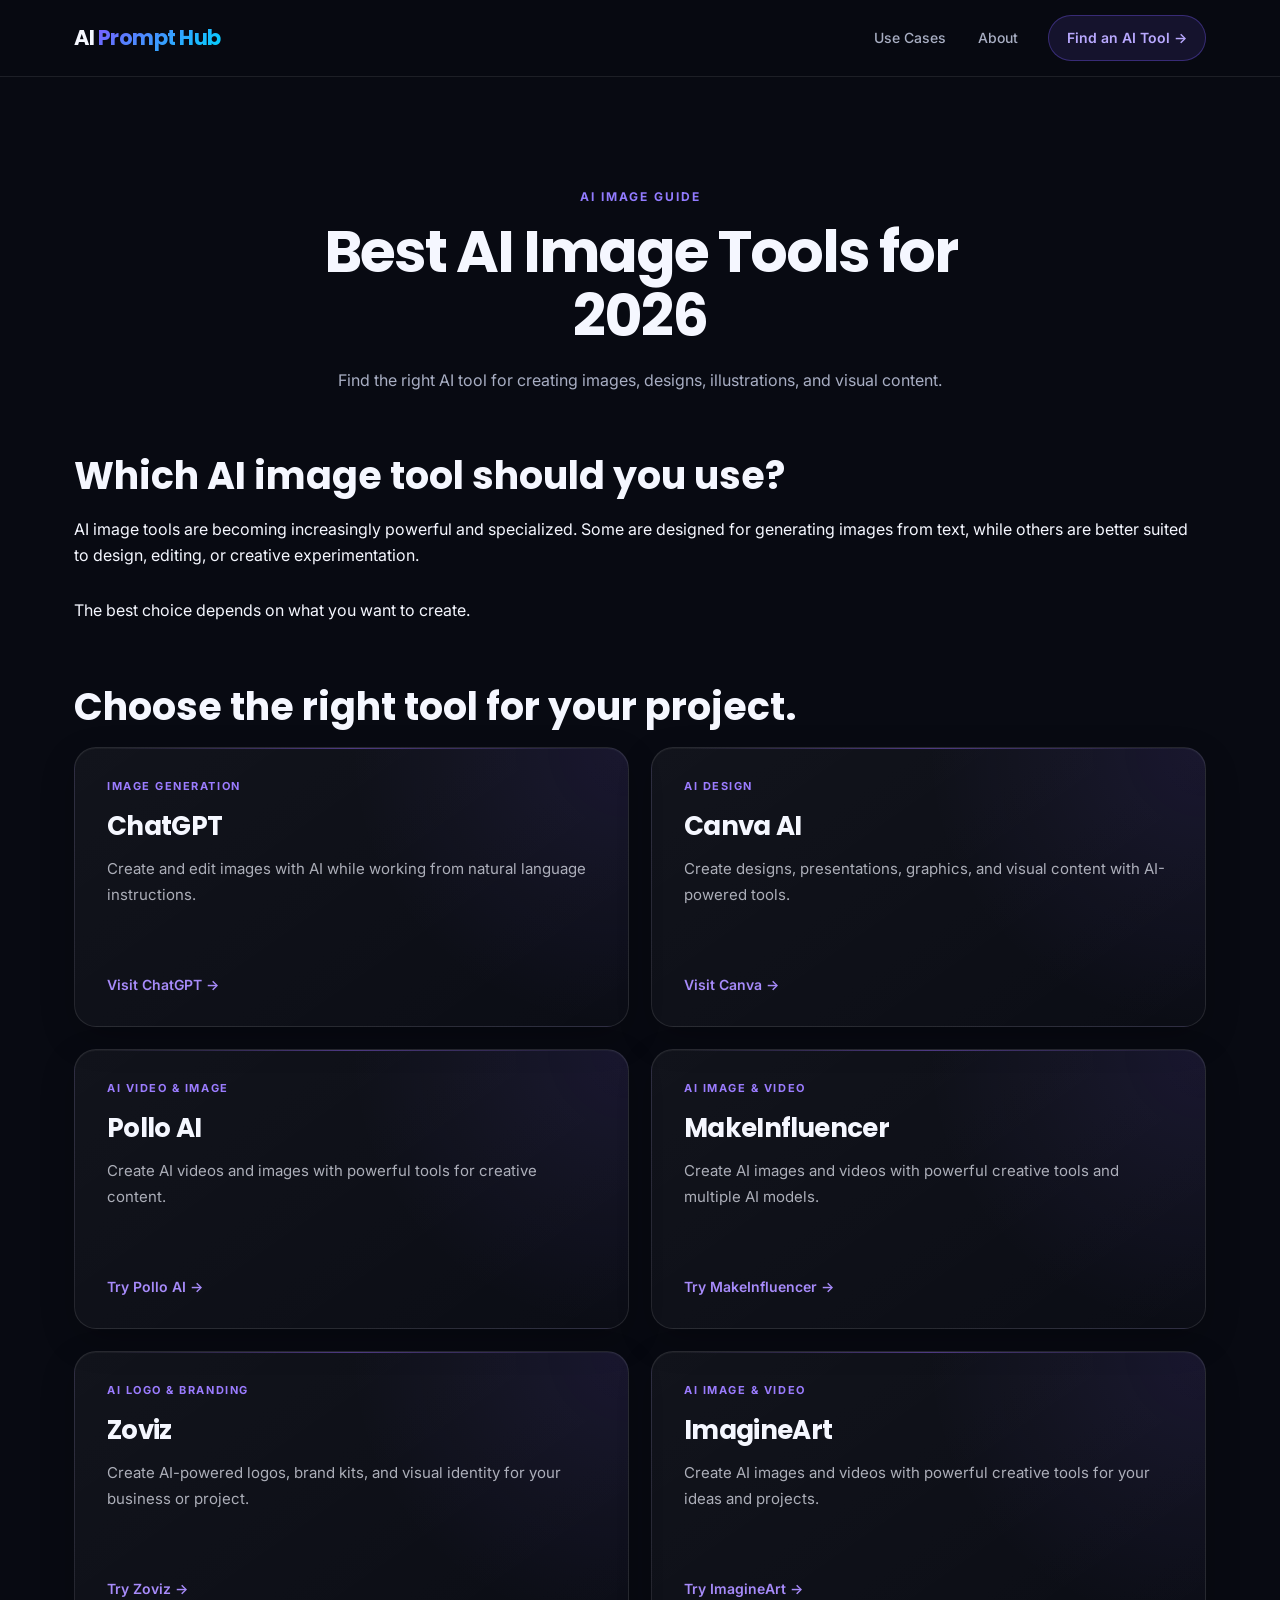
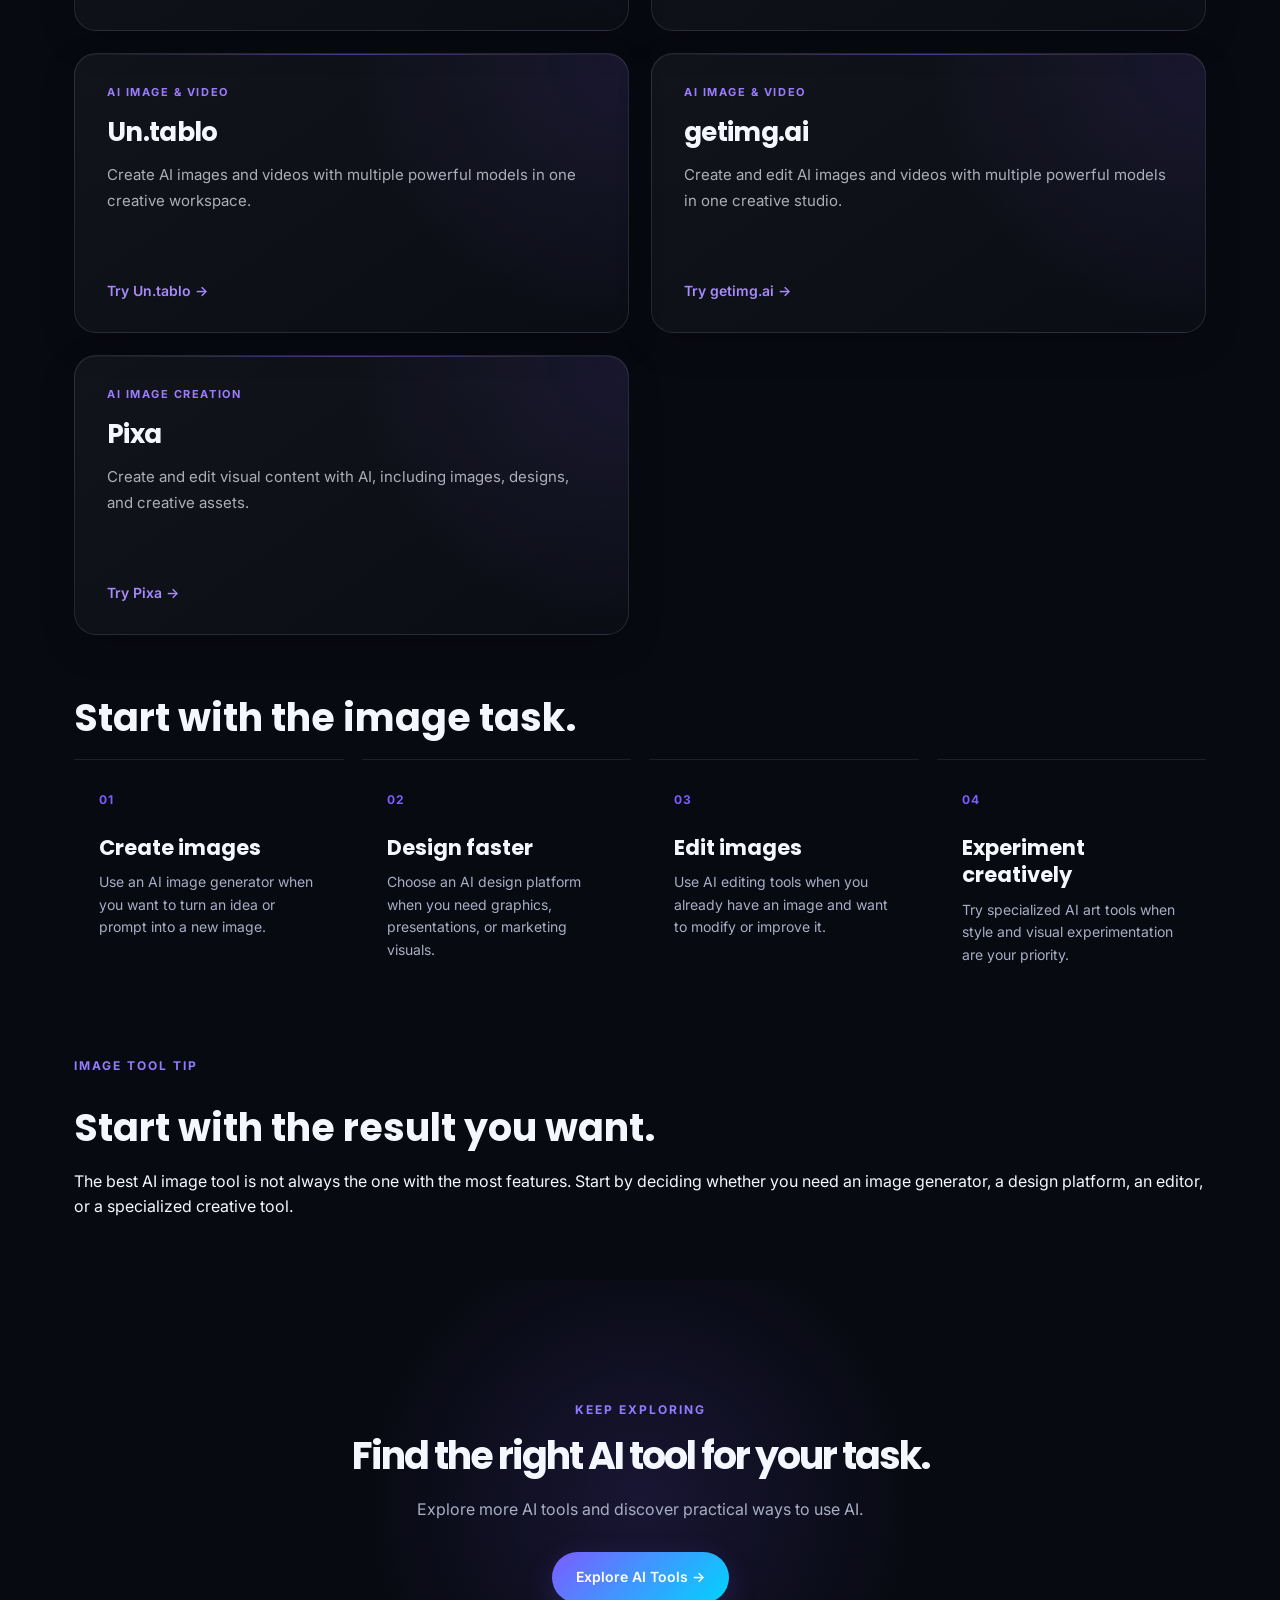
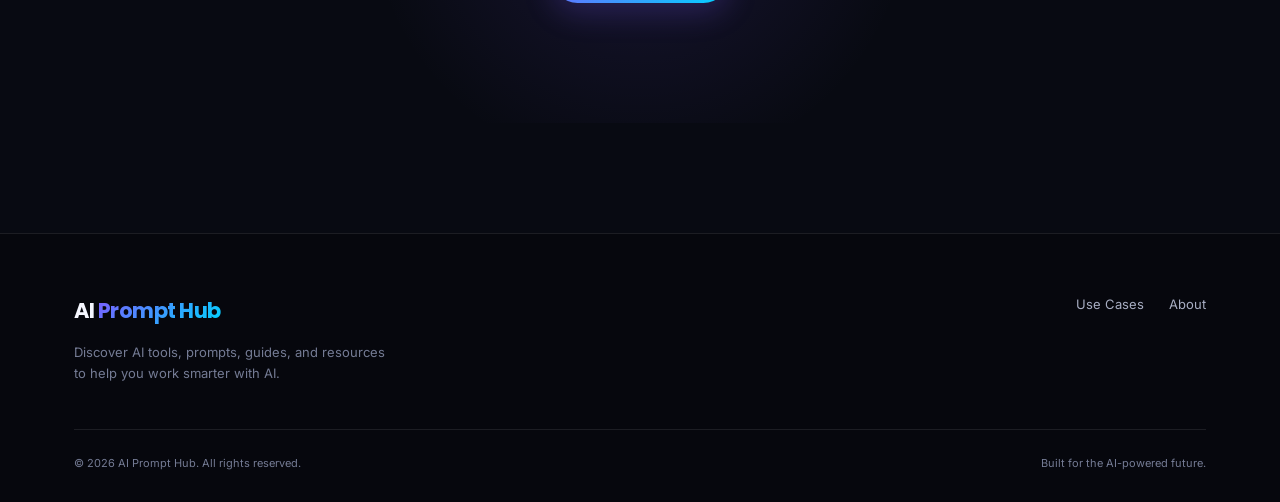
<file: ai-image-tools.html>
<!DOCTYPE html>
<html lang="en">

<head>

    <meta charset="UTF-8">

    <meta
        name="viewport"
        content="width=device-width, initial-scale=1.0"
    >

    <meta
        name="description"
        content="AI Prompt Hub — discover the best AI image tools for creating images, designs, illustrations, and visual content."
    >

    <meta
        name="keywords"
        content="AI image tools, AI image generator, image generation, AI design tools, AI art"
    >

    <meta
        name="author"
        content="AI Prompt Hub"
    >

    <title>
        Best AI Image Tools for 2026 — AI Prompt Hub
    </title>

    <link
        rel="stylesheet"
        href="style.css"
    >

</head>


<body>


    <!-- ========================================
         HEADER
    ========================================= -->

    <header class="header">

        <div class="container">

            <nav class="nav">

                <a
                    href="index.html#home"
                    class="logo"
                >
                    AI <span>Prompt Hub</span>
                </a>


                <div class="navigation">

                    <a href="index.html#use-cases">
                        Use Cases
                    </a>

                    <a href="index.html#about">
                        About
                    </a>

                </div>


                <a
                    href="index.html#use-cases"
                    class="nav-button"
                >
                    Find an AI Tool →
                </a>

            </nav>

        </div>

    </header>



    <!-- ========================================
         HERO
    ========================================= -->

    <main>

        <section class="section">

            <div class="container">

                <div class="center-heading">

                    <p class="eyebrow">
                        AI IMAGE GUIDE
                    </p>

                    <h1>
                        Best AI Image Tools
                        <span>for 2026</span>
                    </h1>

                    <p>
                        Find the right AI tool for creating
                        images, designs, illustrations,
                        and visual content.
                    </p>

                </div>


                <!-- ========================================
                     INTRO
                ========================================= -->

                <div class="comparison-wrapper">

                    <h2>
                        Which AI image tool should you use?
                    </h2>

                    <p>
                        AI image tools are becoming increasingly
                        powerful and specialized. Some are designed
                        for generating images from text, while others
                        are better suited to design, editing, or
                        creative experimentation.
                    </p>

                    <p>
                        The best choice depends on what you want
                        to create.
                    </p>

                </div>



                <!-- ========================================
                     IMAGE TOOLS
                ========================================= -->

                <div class="comparison-wrapper">

                    <h2>
                        Choose the right tool for your project.
                    </h2>


                    <div class="guides-grid">


                        <!-- CHATGPT IMAGE GENERATION -->

                        <article class="guide-card">

                            <span>
                                IMAGE GENERATION
                            </span>

                            <h3>
                                ChatGPT
                            </h3>

                            <p>
                                Create and edit images with
                                AI while working from natural
                                language instructions.
                            </p>

                            <a
                                href="https://chatgpt.com/"
                                target="_blank"
                                rel="noopener noreferrer"
                            >
                                Visit ChatGPT →
                            </a>

                        </article>



                        <!-- CANVA AI -->

                        <article class="guide-card">

                            <span>
                                AI DESIGN
                            </span>

                            <h3>
                                Canva AI
                            </h3>

                            <p>
                                Create designs, presentations,
                                graphics, and visual content
                                with AI-powered tools.
                            </p>

                            <a
                                href="https://www.canva.com/"
                                target="_blank"
                                rel="noopener noreferrer"
                            >
                                Visit Canva →
                            </a>

                        </article>



                     <!-- POLLO AI -->

<article class="guide-card">

    <span>
        AI VIDEO & IMAGE
    </span>

    <h3>
        Pollo AI
    </h3>

    <p>
        Create AI videos and images
        with powerful tools for
        creative content.
    </p>

    <a
        href="https://pollo.ai?ref=mgqyndu"
        target="_blank"
        rel="nofollow sponsored noopener"
    >
        Try Pollo AI →
    </a>

</article>



                    <!-- MAKEINFLUENCER -->

<article class="guide-card">

    <span>
        AI IMAGE & VIDEO
    </span>

    <h3>
        MakeInfluencer
    </h3>

    <p>
        Create AI images and videos
        with powerful creative tools
        and multiple AI models.
    </p>

    <a
        href="https://www.makeinfluencer.ai/r/AIPROMPTHUB"
        target="_blank"
        rel="nofollow sponsored noopener"
    >
        Try MakeInfluencer →
    </a>

</article>
<!-- ZOVIZ -->
<article class="guide-card">
    <span>
        AI LOGO & BRANDING
    </span>

    <h3>
        Zoviz
    </h3>

    <p>
        Create AI-powered logos,
        brand kits, and visual identity
        for your business or project.
    </p>

    <a
        href="https://zoviz.com?r=7817d745-02f0-4b28-86d6-de7a06598da7"
        target="_blank"
        rel="nofollow sponsored noopener"
    >
        Try Zoviz →
    </a>
</article>
<!-- IMAGINEART -->

<article class="guide-card">

    <span>
        AI IMAGE & VIDEO
    </span>

    <h3>
        ImagineArt
    </h3>

    <p>
        Create AI images and videos
        with powerful creative tools
        for your ideas and projects.
    </p>

    <a
        href="https://imagineartinc.pxf.io/Gbkoy2"
        target="_blank"
        rel="nofollow sponsored noopener"
    >
        Try ImagineArt →
    </a>

</article>

         <!-- UN.TABLO -->
<article class="guide-card">
    <span>
        AI IMAGE & VIDEO
    </span>
    <h3>
        Un.tablo
    </h3>
    <p>
        Create AI images and videos
        with multiple powerful models
        in one creative workspace.
    </p>
    <a
        href="https://untablo.com/?ref=connor"
        target="_blank"
        rel="nofollow sponsored noopener"
    >
        Try Un.tablo →
    </a>
</article>
<!-- GETIMG.AI -->
<article class="guide-card">
    <span>
        AI IMAGE & VIDEO
    </span>
    <h3>
        getimg.ai
    </h3>
    <p>
        Create and edit AI images and videos
        with multiple powerful models
        in one creative studio.
    </p>
    <a
        href="https://refer.getimg.ai/connor-wilson"
        target="_blank"
        rel="nofollow sponsored noopener"
    >
        Try getimg.ai →
    </a>
</article>
                        <article class="guide-card">

                            <span>
                                AI IMAGE CREATION
                            </span>

                            <h3>
                                Pixa
                            </h3>

                            <p>
                                Create and edit visual content with AI,
                                including images, designs, and creative assets.
                            </p>

                            <a
                                href="https://getpixa.link/connor-wilson"
                                target="_blank"
                                rel="noopener noreferrer"
                            >
                                Try Pixa →
                            </a>

                        </article>


                    </div>

                </div>



                <!-- ========================================
                     HOW TO CHOOSE
                ========================================= -->

                <div class="comparison-wrapper">

                    <h2>
                        Start with the image task.
                    </h2>


                    <div class="benefits-grid">


                        <div class="benefit">

                            <span>
                                01
                            </span>

                            <h3>
                                Create images
                            </h3>

                            <p>
                                Use an AI image generator
                                when you want to turn an idea
                                or prompt into a new image.
                            </p>

                        </div>



                        <div class="benefit">

                            <span>
                                02
                            </span>

                            <h3>
                                Design faster
                            </h3>

                            <p>
                                Choose an AI design platform
                                when you need graphics,
                                presentations, or marketing
                                visuals.
                            </p>

                        </div>



                        <div class="benefit">

                            <span>
                                03
                            </span>

                            <h3>
                                Edit images
                            </h3>

                            <p>
                                Use AI editing tools when
                                you already have an image
                                and want to modify or improve it.
                            </p>

                        </div>



                        <div class="benefit">

                            <span>
                                04
                            </span>

                            <h3>
                                Experiment creatively
                            </h3>

                            <p>
                                Try specialized AI art tools
                                when style and visual
                                experimentation are your priority.
                            </p>

                        </div>


                    </div>

                </div>



                <!-- ========================================
                     TIP
                ========================================= -->

                <div class="comparison-wrapper">

                    <p class="eyebrow">
                        IMAGE TOOL TIP
                    </p>

                    <h2>
                        Start with the result you want.
                    </h2>

                    <p>
                        The best AI image tool is not always
                        the one with the most features. Start
                        by deciding whether you need an image
                        generator, a design platform, an editor,
                        or a specialized creative tool.
                    </p>

                </div>



                <!-- ========================================
                     CTA
                ========================================= -->

                <section class="cta-section">

                    <div class="container">

                        <div class="cta-content">

                            <p class="eyebrow">
                                KEEP EXPLORING
                            </p>

                            <h2>
                                Find the right AI tool
                                for your task.
                            </h2>

                            <p>
                                Explore more AI tools and
                                discover practical ways
                                to use AI.
                            </p>

                            <a
                                href="index.html#use-cases"
                                class="primary-button"
                            >
                                Explore AI Tools →
                            </a>

                        </div>

                    </div>

                </section>


            </div>

        </section>

    </main>



    <!-- ========================================
         FOOTER
    ========================================= -->

    <footer class="footer">

        <div class="container">

            <div class="footer-content">

                <div>

                    <a
                        href="index.html#home"
                        class="logo"
                    >
                        AI <span>Prompt Hub</span>
                    </a>

                    <p>
                        Discover AI tools, prompts,
                        guides, and resources to help
                        you work smarter with AI.
                    </p>

                </div>


                <div class="footer-links">

                    <a href="index.html#use-cases">
                        Use Cases
                    </a>

                    <a href="index.html#about">
                        About
                    </a>

                </div>

            </div>


            <div class="copyright">

                <span>
                    © 2026 AI Prompt Hub.
                    All rights reserved.
                </span>

                <span>
                    Built for the AI-powered future.
                </span>

            </div>

        </div>

    </footer>


</body>

</html>
</file>
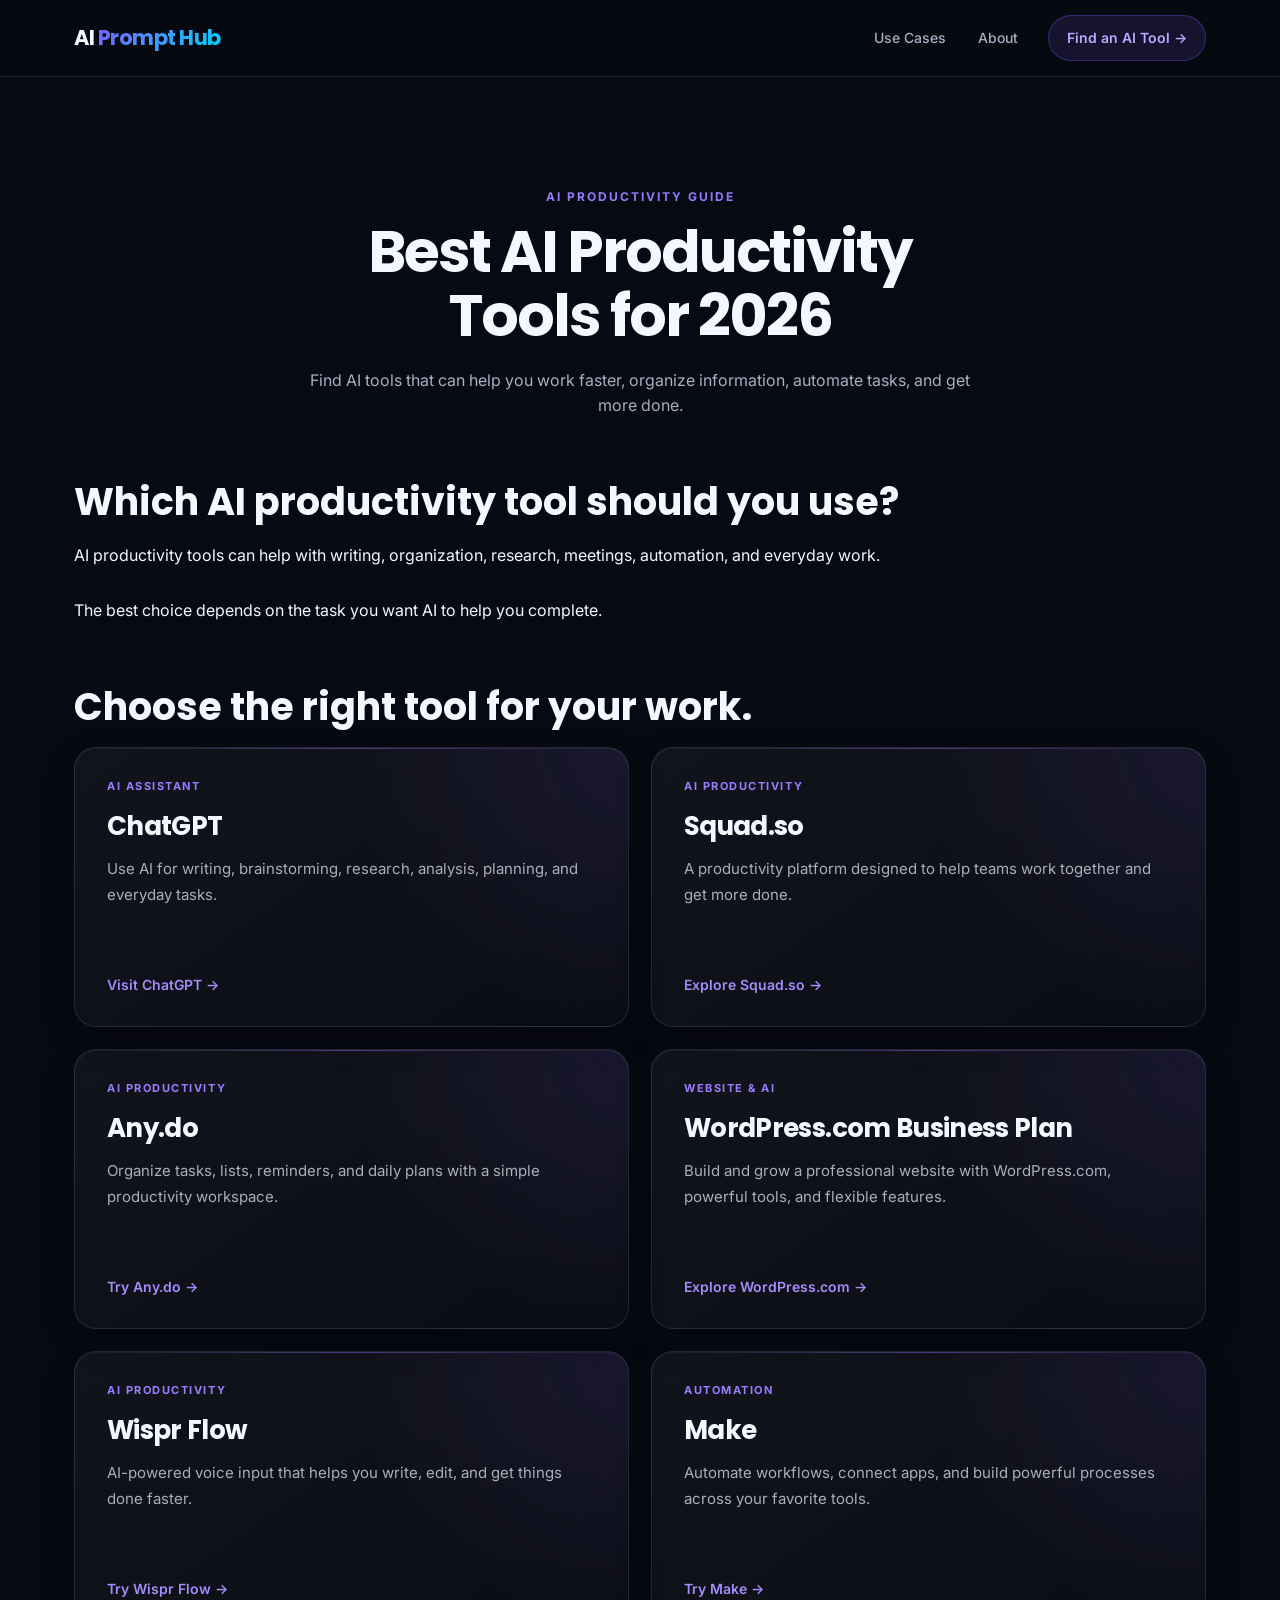
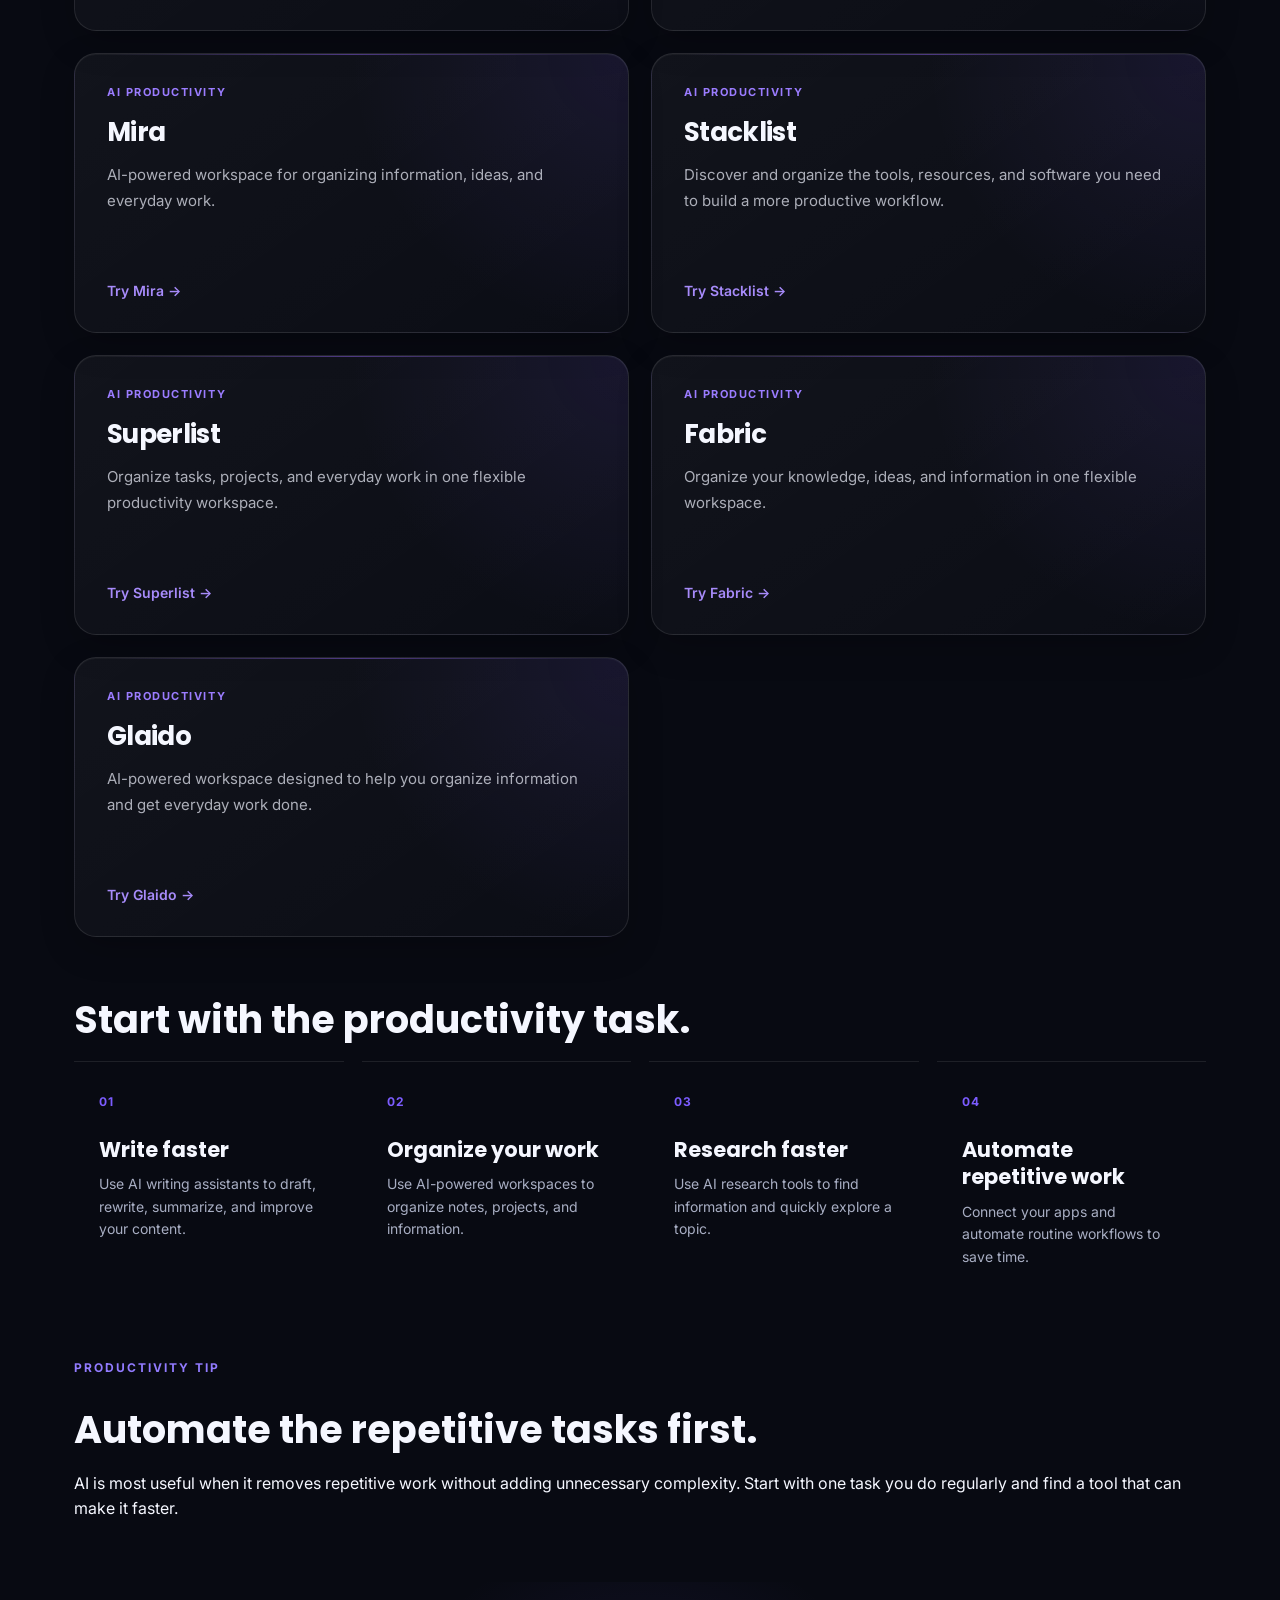
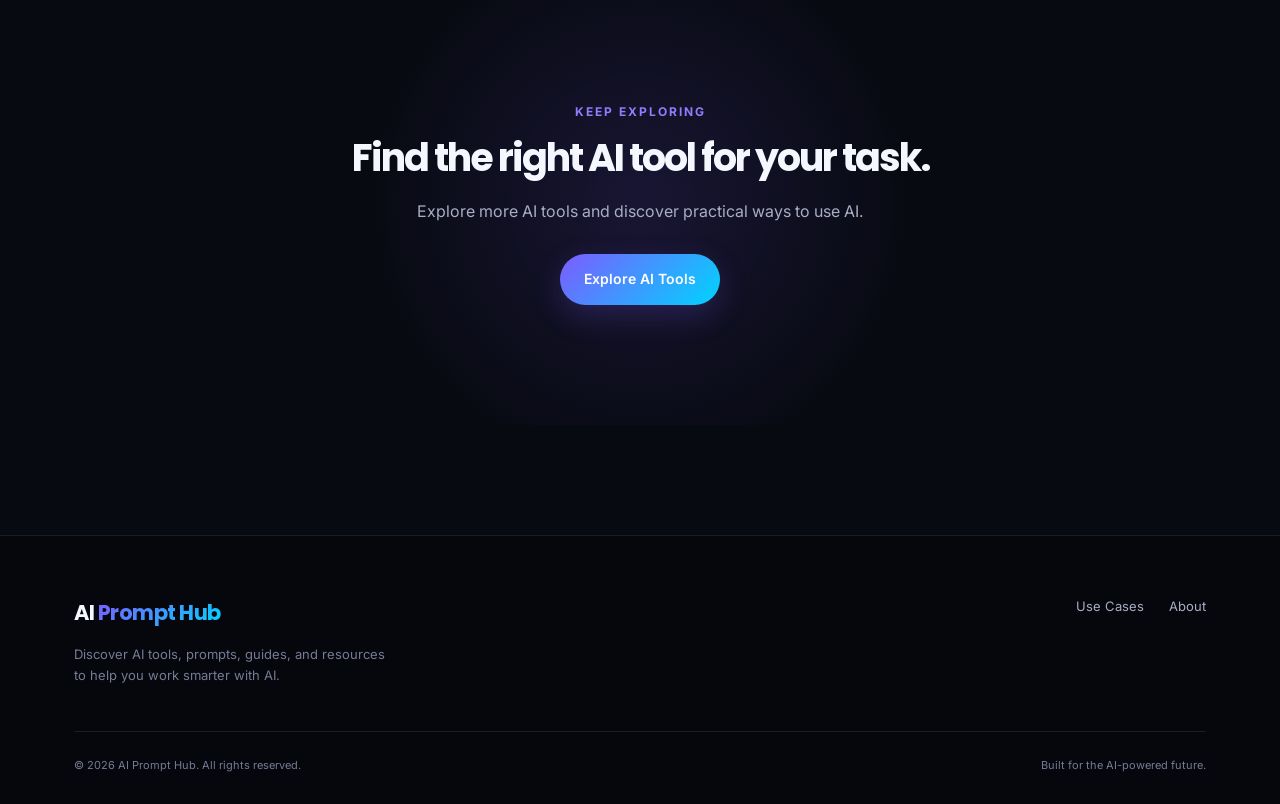
<file: ai-productivity-tools.html>
<!DOCTYPE html>
<html lang="en">

<head>

    <meta charset="UTF-8">

    <meta
        name="viewport"
        content="width=device-width, initial-scale=1.0"
    >

    <meta
        name="description"
        content="AI Prompt Hub — discover the best AI productivity tools for work, automation, organization, writing, and everyday tasks."
    >

    <meta
        name="keywords"
        content="AI productivity tools, AI automation, AI work tools, productivity AI, AI assistants"
    >

    <meta
        name="author"
        content="AI Prompt Hub"
    >

  <title>
    Best AI Productivity Tools for 2026 | AI Prompt Hub
</title>

    <link
        rel="stylesheet"
        href="style.css"
    >

</head>


<body>


    <!-- ========================================
         HEADER
    ========================================= -->

    <header class="header">

        <div class="container">

            <nav class="nav">

                <a
                    href="index.html#home"
                    class="logo"
                >
                    AI <span>Prompt Hub</span>
                </a>


                <div class="navigation">

                    <a href="index.html#use-cases">
                        Use Cases
                    </a>

                    <a href="index.html#about">
                        About
                    </a>

                </div>


                <a
                    href="index.html#use-cases"
                    class="nav-button"
                >
                    Find an AI Tool →
                </a>

            </nav>

        </div>

    </header>



    <!-- ========================================
         HERO
    ========================================= -->

    <main>

        <section class="section">

            <div class="container">

                <div class="center-heading">

                    <p class="eyebrow">
                        AI PRODUCTIVITY GUIDE
                    </p>

                    <h1>
                        Best AI Productivity Tools
                        <span>for 2026</span>
                    </h1>

                    <p>
                        Find AI tools that can help you
                        work faster, organize information,
                        automate tasks, and get more done.
                    </p>

                </div>



                <!-- ========================================
                     INTRO
                ========================================= -->

                <div class="comparison-wrapper">

                    <h2>
                        Which AI productivity tool should you use?
                    </h2>

                    <p>
                        AI productivity tools can help with
                        writing, organization, research,
                        meetings, automation, and everyday work.
                    </p>

                    <p>
                        The best choice depends on the task
                        you want AI to help you complete.
                    </p>

                </div>



                <!-- ========================================
                     PRODUCTIVITY TOOLS
                ========================================= -->

                <div class="comparison-wrapper">

                    <h2>
                        Choose the right tool for your work.
                    </h2>


                    <div class="guides-grid">


                        <!-- CHATGPT -->

                        <article class="guide-card">

                            <span>
                                AI ASSISTANT
                            </span>

                            <h3>
                                ChatGPT
                            </h3>

                            <p>
                                Use AI for writing,
                                brainstorming, research,
                                analysis, planning, and
                                everyday tasks.
                            </p>

                            <a
                                href="https://chatgpt.com/"
                                target="_blank"
                                rel="noopener noreferrer"
                            >
                                Visit ChatGPT →
                            </a>

                        </article>

<!-- SQUAD.SO -->

<article class="guide-card">

    <span>
        AI PRODUCTIVITY
    </span>

    <h3>
        Squad.so
    </h3>

    <p>
        A productivity platform designed
        to help teams work together
        and get more done.
    </p>

    <a
        href="https://go.squad.so/connor-wilson"
        target="_blank"
        rel="nofollow sponsored noopener"
    >
        Explore Squad.so →
    </a>

</article>

    <!-- ANY.DO -->

<article class="guide-card">

    <span>
        AI PRODUCTIVITY
    </span>

    <h3>
        Any.do
    </h3>

    <p>
        Organize tasks, lists, reminders,
        and daily plans with a simple
        productivity workspace.
    </p>

    <a
        href="https://ambassadors.any.do/?fpr=connor-ecb489"
        target="_blank"
        rel="nofollow sponsored noopener"
    >
        Try Any.do →
    </a>

</article>

<!-- WORDPRESS.COM BUSINESS PLAN -->

<article class="guide-card">

    <span>
        WEBSITE & AI
    </span>

    <h3>
        WordPress.com Business Plan
    </h3>

    <p>
        Build and grow a professional website
        with WordPress.com, powerful tools,
        and flexible features.
    </p>

    <a
        href="https://automattic.pxf.io/c/7540894/4050133/22744"
        target="_blank"
        rel="nofollow sponsored noopener"
    >
        Explore WordPress.com →
    </a>

</article>
                        
         <!-- WISPR FLOW -->

<article class="guide-card">

    <span>
        AI PRODUCTIVITY
    </span>

    <h3>
        Wispr Flow
    </h3>

    <p>
        AI-powered voice input that helps
        you write, edit, and get things done faster.
    </p>

    <a
        href="https://ref.wisprflow.ai/connor-wilson-p82y"
        target="_blank"
        rel="nofollow sponsored noopener"
    >
        Try Wispr Flow →
    </a>

</article>            



                   <!-- MAKE -->

<article class="guide-card">

    <span>
        AUTOMATION
    </span>

    <h3>
        Make
    </h3>

    <p>
        Automate workflows, connect apps,
        and build powerful processes
        across your favorite tools.
    </p>

    <a
        href="https://www.make.com/en/register?pc=aiprompthub"
        target="_blank"
        rel="noopener noreferrer"
    >
        Try Make →
    </a>

</article> 



          <!-- MIRA -->

<article class="guide-card">

    <span>
        AI PRODUCTIVITY
    </span>

    <h3>
        Mira
    </h3>

    <p>
        AI-powered workspace for organizing
        information, ideas, and everyday work.
    </p>

    <a
        href="https://partner.mira.tg/connor-wilson"
        target="_blank"
        rel="nofollow sponsored noopener"
    >
        Try Mira →
    </a>

</article>          
<!-- STACKLIST -->

<article class="guide-card">

    <span>
        AI PRODUCTIVITY
    </span>

    <h3>
        Stacklist
    </h3>

    <p>
        Discover and organize the tools,
        resources, and software you need
        to build a more productive workflow.
    </p>

    <a
        href="https://stacklist.link/connor-wilson"
        target="_blank"
        rel="nofollow sponsored noopener"
    >
        Try Stacklist →
    </a>

</article>
<!-- SUPERLIST -->

<article class="guide-card">

    <span>
        AI PRODUCTIVITY
    </span>

    <h3>
        Superlist
    </h3>

    <p>
        Organize tasks, projects,
        and everyday work in one
        flexible productivity workspace.
    </p>

    <a
        href="https://superli.st/connor-wilson"
        target="_blank"
        rel="nofollow sponsored noopener"
    >
        Try Superlist →
    </a>

</article>
         <!-- FABRIC -->

<article class="guide-card">

    <span>
        AI PRODUCTIVITY
    </span>

    <h3>
        Fabric
    </h3>

    <p>
        Organize your knowledge, ideas,
        and information in one flexible
        workspace.
    </p>

    <a
        href="https://refer.fabric.so/connor-wilson"
        target="_blank"
        rel="nofollow sponsored noopener"
    >
        Try Fabric →
    </a>

</article>          
<!-- GLAIDO -->

<article class="guide-card">

    <span>
        AI PRODUCTIVITY
    </span>

    <h3>
        Glaido
    </h3>

    <p>
        AI-powered workspace designed
        to help you organize information
        and get everyday work done.
    </p>

    <a
        href="https://get.glaido.com/connor-wilson"
        target="_blank"
        rel="nofollow sponsored noopener"
    >
        Try Glaido →
    </a>

</article>
                </div>

                    </div>

                <!-- ========================================
                     HOW TO CHOOSE
                ========================================= -->

                <div class="comparison-wrapper">

                    <h2>
                        Start with the productivity task.
                    </h2>


                    <div class="benefits-grid">


                        <div class="benefit">

                            <span>
                                01
                            </span>

                            <h3>
                                Write faster
                            </h3>

                            <p>
                                Use AI writing assistants
                                to draft, rewrite, summarize,
                                and improve your content.
                            </p>

                        </div>



                        <div class="benefit">

                            <span>
                                02
                            </span>

                            <h3>
                                Organize your work
                            </h3>

                            <p>
                                Use AI-powered workspaces
                                to organize notes, projects,
                                and information.
                            </p>

                        </div>



                        <div class="benefit">

                            <span>
                                03
                            </span>

                            <h3>
                                Research faster
                            </h3>

                            <p>
                                Use AI research tools to
                                find information and quickly
                                explore a topic.
                            </p>

                        </div>



                        <div class="benefit">

                            <span>
                                04
                            </span>

                            <h3>
                                Automate repetitive work
                            </h3>

                            <p>
                                Connect your apps and automate
                                routine workflows to save time.
                            </p>

                        </div>


                    </div>

                </div>



                <!-- ========================================
                     PRODUCTIVITY TIP
                ========================================= -->

                <div class="comparison-wrapper">

                    <p class="eyebrow">
                        PRODUCTIVITY TIP
                    </p>

                    <h2>
                        Automate the repetitive tasks first.
                    </h2>

                    <p>
                        AI is most useful when it removes
                        repetitive work without adding
                        unnecessary complexity. Start with
                        one task you do regularly and find
                        a tool that can make it faster.
                    </p>

                </div>



                <!-- ========================================
                     CTA
                ========================================= -->

                <section class="cta-section">

                    <div class="container">

                        <div class="cta-content">

                            <p class="eyebrow">
                                KEEP EXPLORING
                            </p>

                            <h2>
                                Find the right AI tool
                                for your task.
                            </h2>

                            <p>
                                Explore more AI tools and
                                discover practical ways
                                to use AI.
                            </p>

      <a
    href="https://wilconnor05-dev.github.io/AI-Prompt-Hub/index.html#use-cases"
    class="primary-button"
>
    Explore AI Tools
</a>

                        </div>

                    </div>

                </section>


            </div>

        </section>

    </main>



    <!-- ========================================
         FOOTER
    ========================================= -->

    <footer class="footer">

        <div class="container">

            <div class="footer-content">

                <div>

                    <a
                        href="index.html#home"
                        class="logo"
                    >
                        AI <span>Prompt Hub</span>
                    </a>

                    <p>
                        Discover AI tools, prompts,
                        guides, and resources to help
                        you work smarter with AI.
                    </p>

                </div>


                <div class="footer-links">

                    <a href="index.html#use-cases">
                        Use Cases
                    </a>

                    <a href="index.html#about">
                        About
                    </a>

                </div>

            </div>


            <div class="copyright">

                <span>
                    © 2026 AI Prompt Hub.
                    All rights reserved.
                </span>

                <span>
                    Built for the AI-powered future.
                </span>

            </div>

        </div>

    </footer>


</body>

</html>
</file>
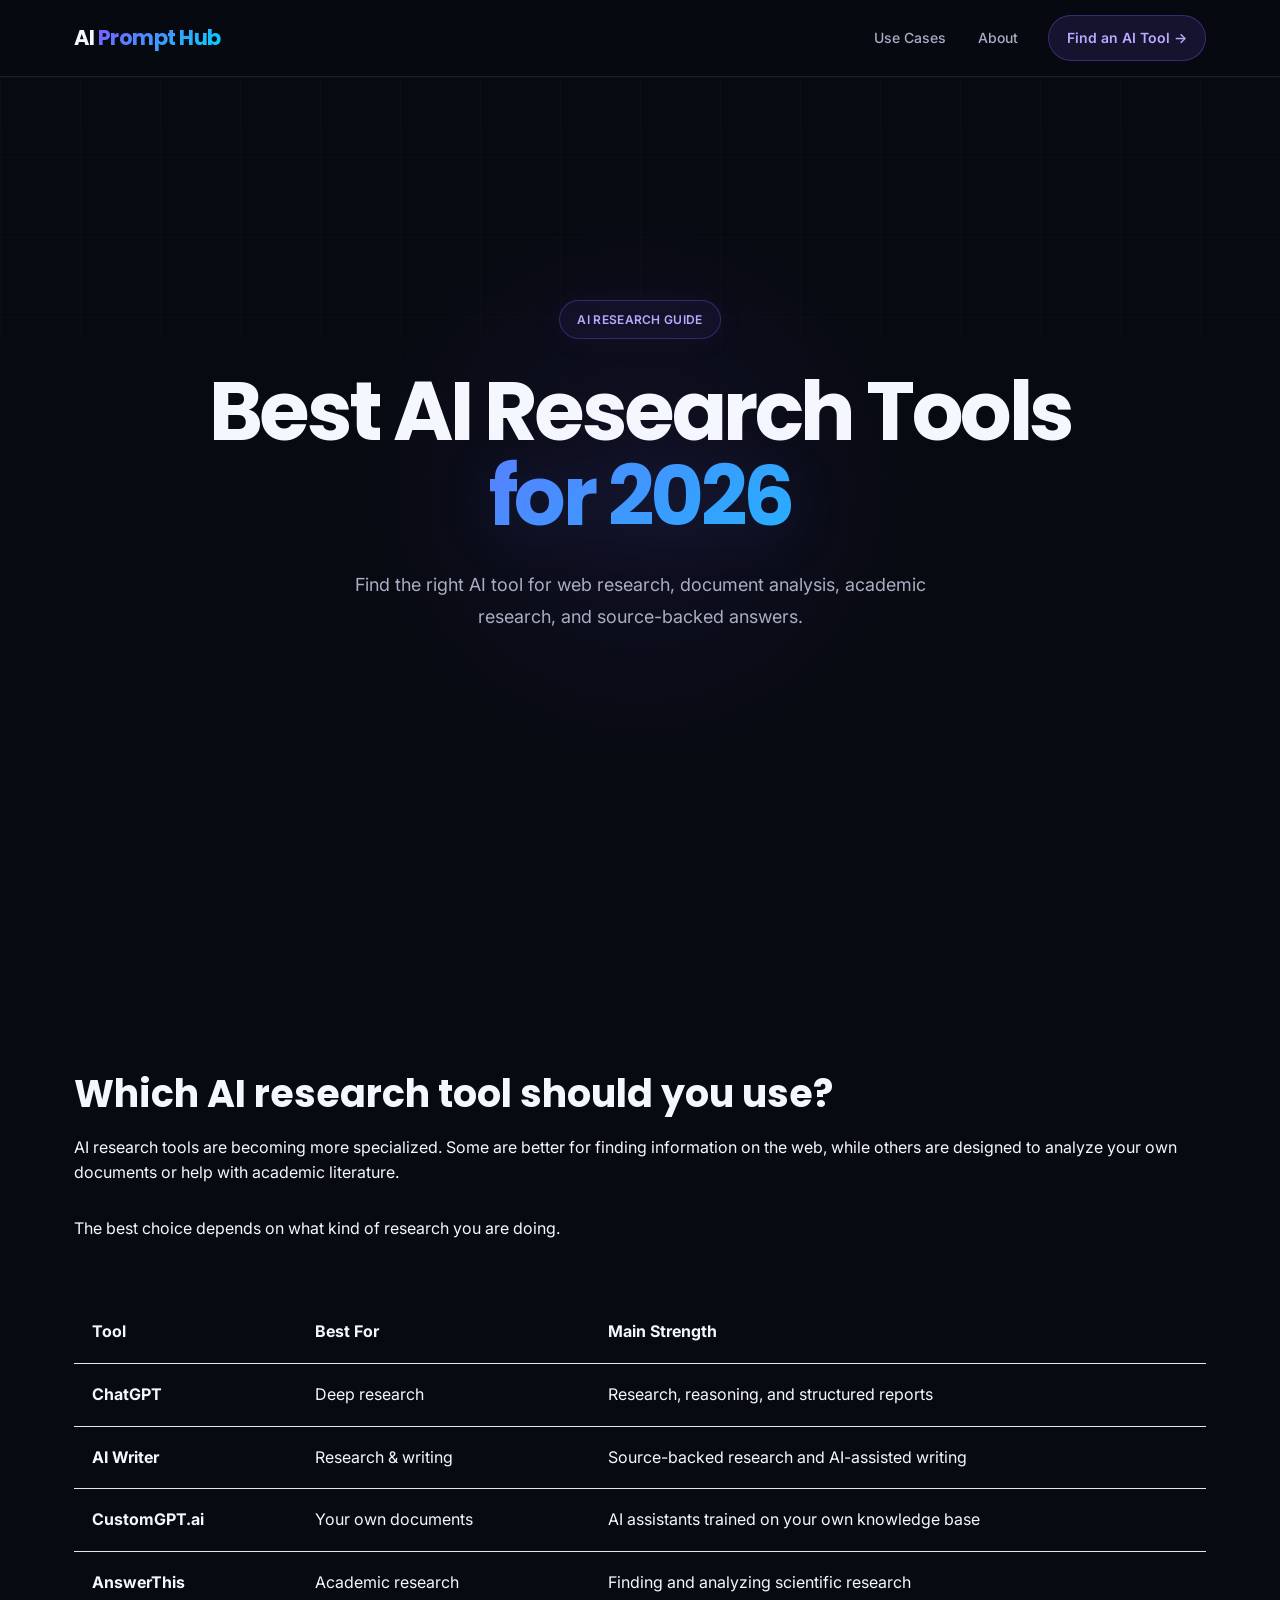
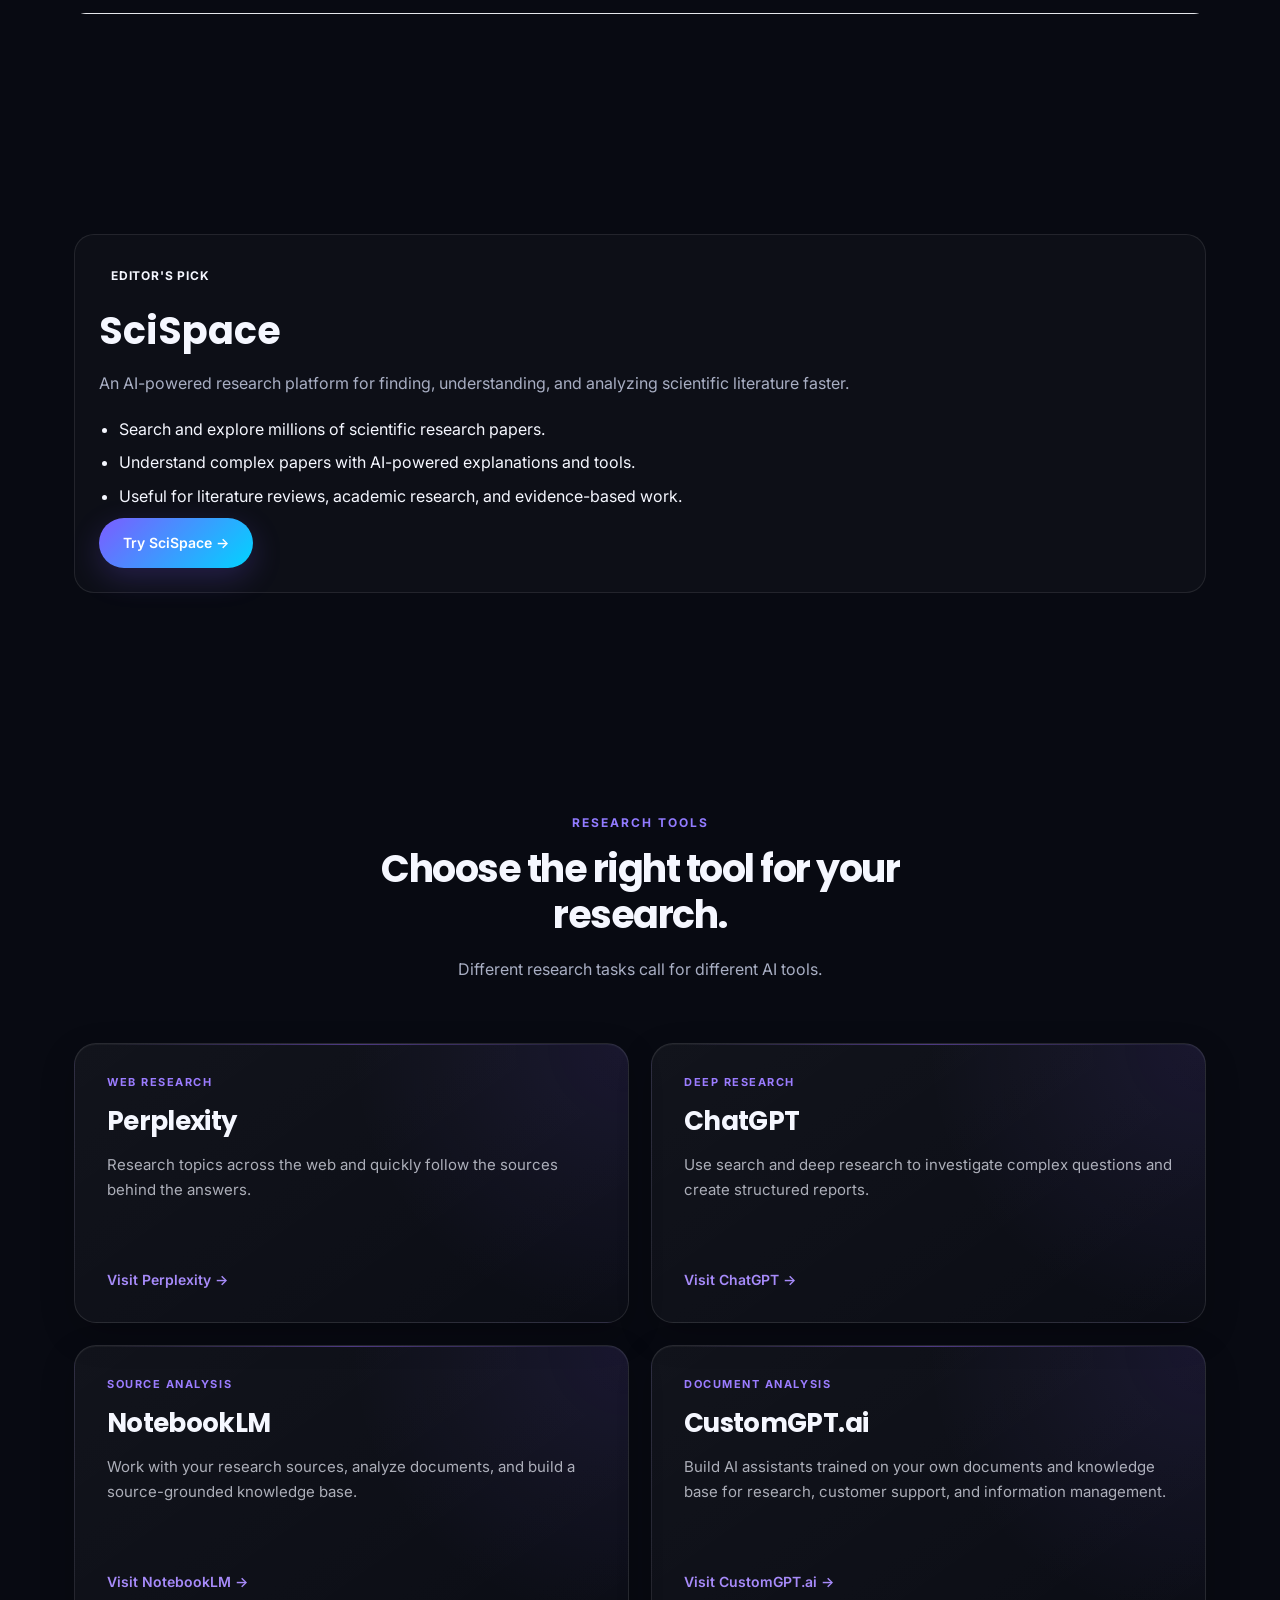
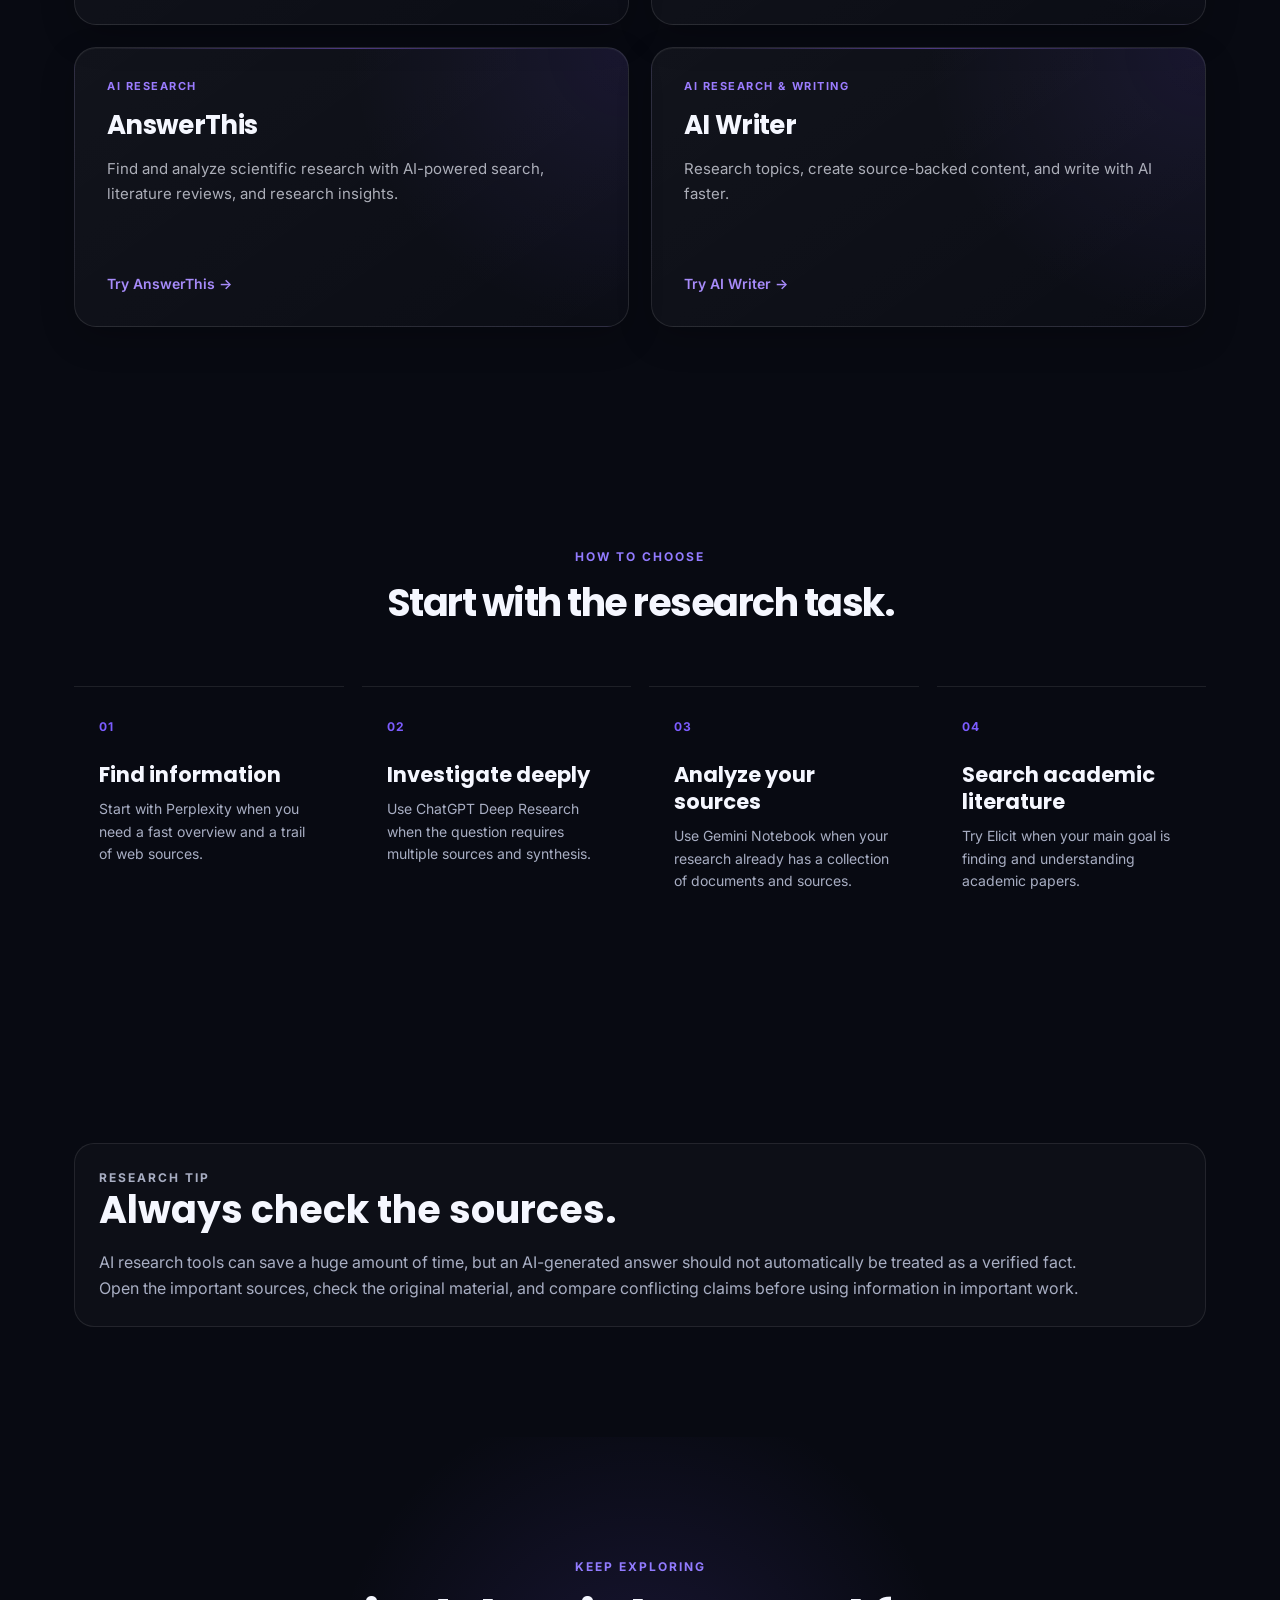
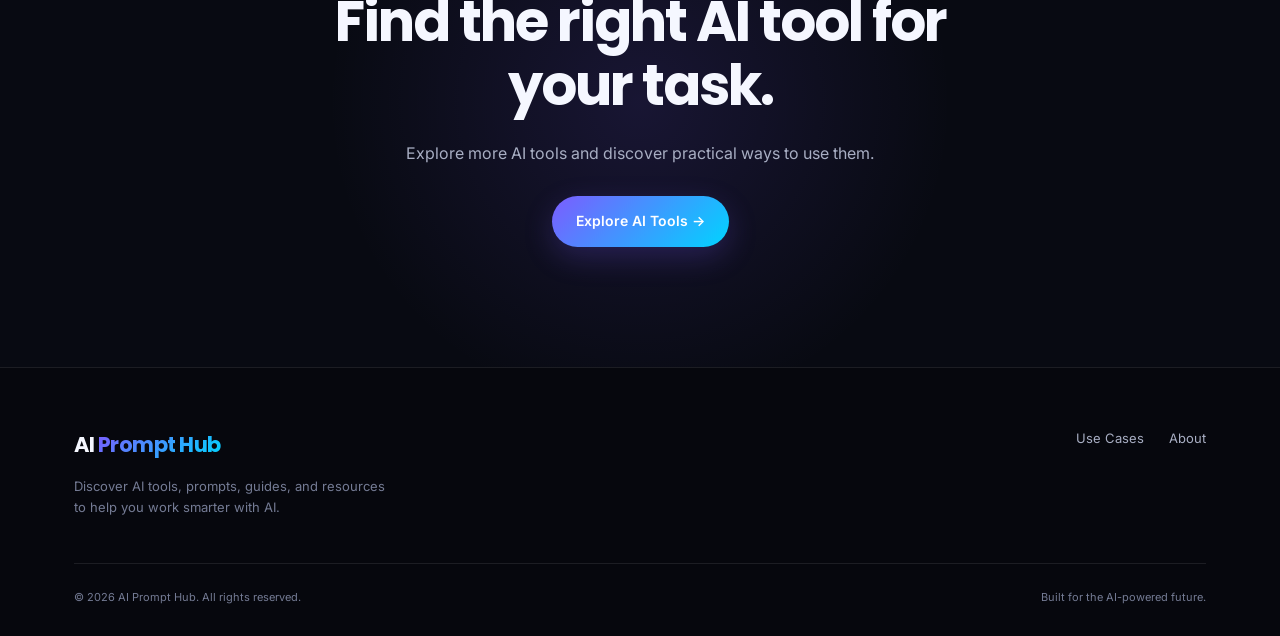
<file: ai-research-tools.html>
<!DOCTYPE html>
<html lang="en">

<head>

    <meta charset="UTF-8">

    <meta
        name="viewport"
        content="width=device-width, initial-scale=1.0"
    >

    <meta
        name="description"
        content="Discover the best AI research tools for web research, document analysis, academic research, and finding reliable answers."
    >

    <meta
        name="keywords"
        content="AI research tools, AI research, Perplexity, ChatGPT research, Gemini Notebook, Elicit, academic research"
    >

    <meta
        name="author"
        content="AI Prompt Hub"
    >

    <title>
        Best AI Research Tools in 2026 — AI Prompt Hub
    </title>

    <link
        rel="stylesheet"
        href="style.css"
    >

</head>


<body>


    <!-- ========================================
         HEADER
    ========================================= -->

    <header class="header">

        <div class="container">

            <nav class="nav">

                <a
                    href="index.html#home"
                    class="logo"
                >
                    AI <span>Prompt Hub</span>
                </a>


                <div class="navigation">

                    <a href="index.html#use-cases">
                        Use Cases
                    </a>

                    <a href="index.html#about">
                        About
                    </a>

                </div>


                <a
                    href="index.html#use-cases"
                    class="nav-button"
                >
                    Find an AI Tool →
                </a>

            </nav>

        </div>

    </header>



    <!-- ========================================
         HERO
    ========================================= -->

    <main>

        <section class="hero">

            <div class="container">

                <div class="hero-content">

                    <div class="hero-badge">
                        AI RESEARCH GUIDE
                    </div>


                    <h1>

                        Best AI Research Tools
                        <span>
                            for 2026
                        </span>

                    </h1>


                    <p class="hero-text">

                        Find the right AI tool for
                        web research, document analysis,
                        academic research, and
                        source-backed answers.

                    </p>

                </div>

            </div>

        </section>



        <!-- ========================================
             INTRO
        ========================================= -->

        <section class="section">

            <div class="container">

                <div class="comparison-wrapper">

                    <h2>
                        Which AI research tool should you use?
                    </h2>

                    <p>

                        AI research tools are becoming more
                        specialized. Some are better for finding
                        information on the web, while others are
                        designed to analyze your own documents
                        or help with academic literature.

                    </p>


                    <p>

                        The best choice depends on what kind
                        of research you are doing.

                    </p>

                </div>


                <!-- ========================================
                     COMPARISON TABLE
                ========================================= -->

                <div class="comparison-table">

                    <table>

                        <thead>

                            <tr>

                                <th>
                                    Tool
                                </th>

                                <th>
                                    Best For
                                </th>

                                <th>
                                    Main Strength
                                </th>

                            </tr>

                        </thead>


                        <tbody>

             <tbody>

    <tr>

        <td>
            <strong>
                ChatGPT
            </strong>
        </td>

        <td>
            Deep research
        </td>

        <td>
            Research, reasoning,
            and structured reports
        </td>

    </tr>


  <tr>

    <td>
        <strong>
            AI Writer
        </strong>
    </td>

    <td>
        Research & writing
    </td>

    <td>
        Source-backed research
        and AI-assisted writing
    </td>

</tr>


    <tr>

        <td>
            <strong>
                CustomGPT.ai
            </strong>
        </td>

        <td>
            Your own documents
        </td>

        <td>
            AI assistants trained on your own knowledge base
        </td>

    </tr>


<tr>

    <td>
        <strong>
            AnswerThis
        </strong>
    </td>

    <td>
        Academic research
    </td>

    <td>
        Finding and analyzing
        scientific research
    </td>

</tr>

</tbody>

                        </tbody>

                    </table>

                </div>

            </div>

        </section>



    <!-- ========================================
     EDITOR'S PICK
======================================== -->

<section class="section">
    <div class="container">
        <div class="guide-tool">
            <span class="editor-pick">
                EDITOR'S PICK
            </span>

            <h2>
                SciSpace
            </h2>

            <p>
                An AI-powered research platform for
                finding, understanding, and analyzing
                scientific literature faster.
            </p>

            <ul class="pros-cons">
                <li>
                    Search and explore millions of
                    scientific research papers.
                </li>

                <li>
                    Understand complex papers with
                    AI-powered explanations and tools.
                </li>

                <li>
                    Useful for literature reviews,
                    academic research, and evidence-based work.
                </li>
            </ul>

            <a
                href="https://scispace.com/?via=connor"
                target="_blank"
                rel="nofollow sponsored noopener"
                class="primary-button"
            >
                Try SciSpace →
            </a>
        </div>
    </div>
</section>



        <!-- ========================================
             RESEARCH TOOLS
        ========================================= -->

        <section class="section">

            <div class="container">

                <div class="center-heading">

                    <p class="eyebrow">
                        RESEARCH TOOLS
                    </p>


                    <h2>
                        Choose the right tool for your research.
                    </h2>


                    <p>

                        Different research tasks call for
                        different AI tools.

                    </p>

                </div>


                <div class="guides-grid">


                    <!-- PERPLEXITY -->

                    <article class="guide-card">

                        <span>
                            WEB RESEARCH
                        </span>


                        <h3>
                            Perplexity
                        </h3>


                        <p>

                            Research topics across the web
                            and quickly follow the sources
                            behind the answers.

                        </p>


                        <a
                            href="https://www.perplexity.ai/"
                            target="_blank"
                            rel="noopener noreferrer"
                        >
                            Visit Perplexity →
                        </a>

                    </article>



                    <!-- CHATGPT -->

                    <article class="guide-card">

                        <span>
                            DEEP RESEARCH
                        </span>


                        <h3>
                            ChatGPT
                        </h3>


                        <p>

                            Use search and deep research
                            to investigate complex questions
                            and create structured reports.

                        </p>


                        <a
                            href="https://chatgpt.com/"
                            target="_blank"
                            rel="noopener noreferrer"
                        >
                            Visit ChatGPT →
                        </a>

                    </article>



                    <!-- GEMINI NOTEBOOK -->

                    <article class="guide-card">

                <span>
    SOURCE ANALYSIS
</span>

<h3>
    NotebookLM
</h3>

<p>
    Work with your research sources,
    analyze documents, and build
    a source-grounded knowledge base.
</p>

<a href="https://notebooklm.google.com/">
    Visit NotebookLM →
</a>       

                    </article>

<!-- CUSTOMGPT.AI -->

<article class="guide-card">

    <span>
        DOCUMENT ANALYSIS
    </span>

    <h3>
        CustomGPT.ai
    </h3>

    <p>
        Build AI assistants trained on your own
        documents and knowledge base for research,
        customer support, and information management.
    </p>

    <a
        href="https://customgpt.ai/?fpr=connor-wilson59"
        target="_blank"
        rel="noopener noreferrer"
    >
        Visit CustomGPT.ai →
    </a>

</article>

             



                <!-- ANSWERTHIS -->
<article class="guide-card">

    <span>
        AI RESEARCH
    </span>

    <h3>
        AnswerThis
    </h3>

    <p>
        Find and analyze scientific research
        with AI-powered search, literature reviews,
        and research insights.
    </p>

    <a
        href="https://answerthis.io/?ref=connor-19d33b"
        target="_blank"
        rel="nofollow sponsored noopener"
    >
        Try AnswerThis →
    </a>

</article>

<!-- AI WRITER -->

<article class="guide-card">

    <span>
        AI RESEARCH & WRITING
    </span>

    <h3>
        AI Writer
    </h3>

    <p>
        Research topics, create
        source-backed content, and
        write with AI faster.
    </p>

    <a
        href="https://ai-writer.com?via=connor-wilson-e4e9cc"
        target="_blank"
        rel="nofollow sponsored noopener"
    >
        Try AI Writer →
    </a>

</article>
                </div>

            </div>

        </section>



        <!-- ========================================
             HOW TO CHOOSE
        ========================================= -->

        <section class="section">

            <div class="container">

                <div class="center-heading">

                    <p class="eyebrow">
                        HOW TO CHOOSE
                    </p>


                    <h2>
                        Start with the research task.
                    </h2>

                </div>


                <div class="benefits-grid">


                    <div class="benefit">

                        <span>
                            01
                        </span>

                        <h3>
                            Find information
                        </h3>

                        <p>

                            Start with Perplexity when
                            you need a fast overview
                            and a trail of web sources.

                        </p>

                    </div>



                    <div class="benefit">

                        <span>
                            02
                        </span>

                        <h3>
                            Investigate deeply
                        </h3>

                        <p>

                            Use ChatGPT Deep Research
                            when the question requires
                            multiple sources and synthesis.

                        </p>

                    </div>



                    <div class="benefit">

                        <span>
                            03
                        </span>

                        <h3>
                            Analyze your sources
                        </h3>

                        <p>

                            Use Gemini Notebook when
                            your research already has
                            a collection of documents
                            and sources.

                        </p>

                    </div>



                    <div class="benefit">

                        <span>
                            04
                        </span>

                        <h3>
                            Search academic literature
                        </h3>

                        <p>

                            Try Elicit when your main
                            goal is finding and understanding
                            academic papers.

                        </p>

                    </div>


                </div>

            </div>

        </section>



        <!-- ========================================
             RESEARCH TIP
        ========================================= -->

        <section class="section">

            <div class="container">

                <div class="guide-tool">

                    <p class="eyebrow">
                        RESEARCH TIP
                    </p>


                    <h2>
                        Always check the sources.
                    </h2>


                    <p>

                        AI research tools can save a huge
                        amount of time, but an AI-generated
                        answer should not automatically be
                        treated as a verified fact.

                    </p>


                    <p>

                        Open the important sources, check
                        the original material, and compare
                        conflicting claims before using
                        information in important work.

                    </p>

                </div>

            </div>

        </section>



        <!-- ========================================
             CTA
        ========================================= -->

        <section class="cta-section">

            <div class="container">

                <div class="cta-content">

                    <p class="eyebrow">
                        KEEP EXPLORING
                    </p>


                    <h2>
                        Find the right AI tool for your task.
                    </h2>


                    <p>

                        Explore more AI tools and discover
                        practical ways to use them.

                    </p>


                    <a
                        href="index.html#use-cases"
                        class="primary-button"
                    >
                        Explore AI Tools →
                    </a>

                </div>

            </div>

        </section>


    </main>



    <!-- ========================================
         FOOTER
    ========================================= -->

    <footer class="footer">

        <div class="container">

            <div class="footer-content">

                <div>

                    <a
                        href="index.html#home"
                        class="logo"
                    >
                        AI <span>Prompt Hub</span>
                    </a>


                    <p>

                        Discover AI tools, prompts,
                        guides, and resources to help
                        you work smarter with AI.

                    </p>

                </div>


                <div class="footer-links">

                    <a href="index.html#use-cases">
                        Use Cases
                    </a>

                    <a href="index.html#about">
                        About
                    </a>

                </div>

            </div>


            <div class="copyright">

                <span>
                    © 2026 AI Prompt Hub.
                    All rights reserved.
                </span>

                <span>
                    Built for the AI-powered future.
                </span>

            </div>

        </div>

    </footer>


    <script src="script.js"></script>

</body>

</html>
</file>
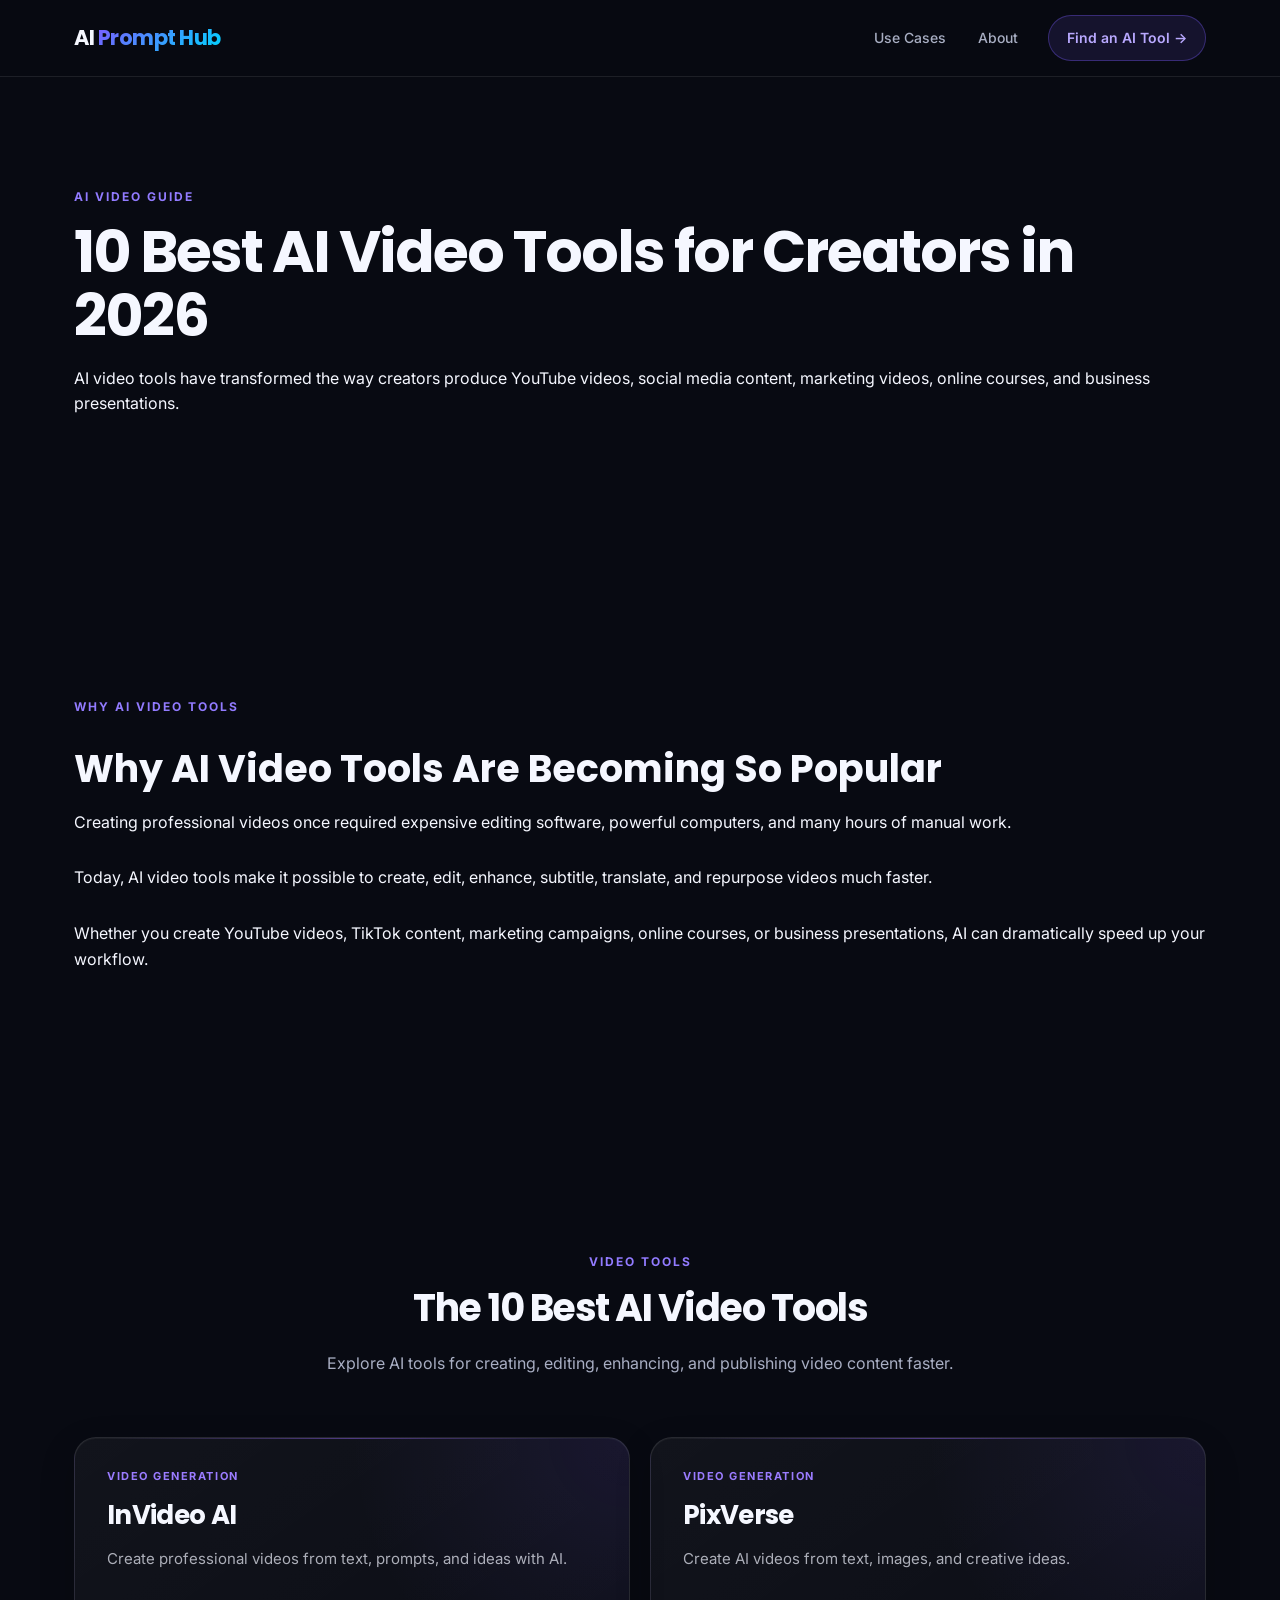
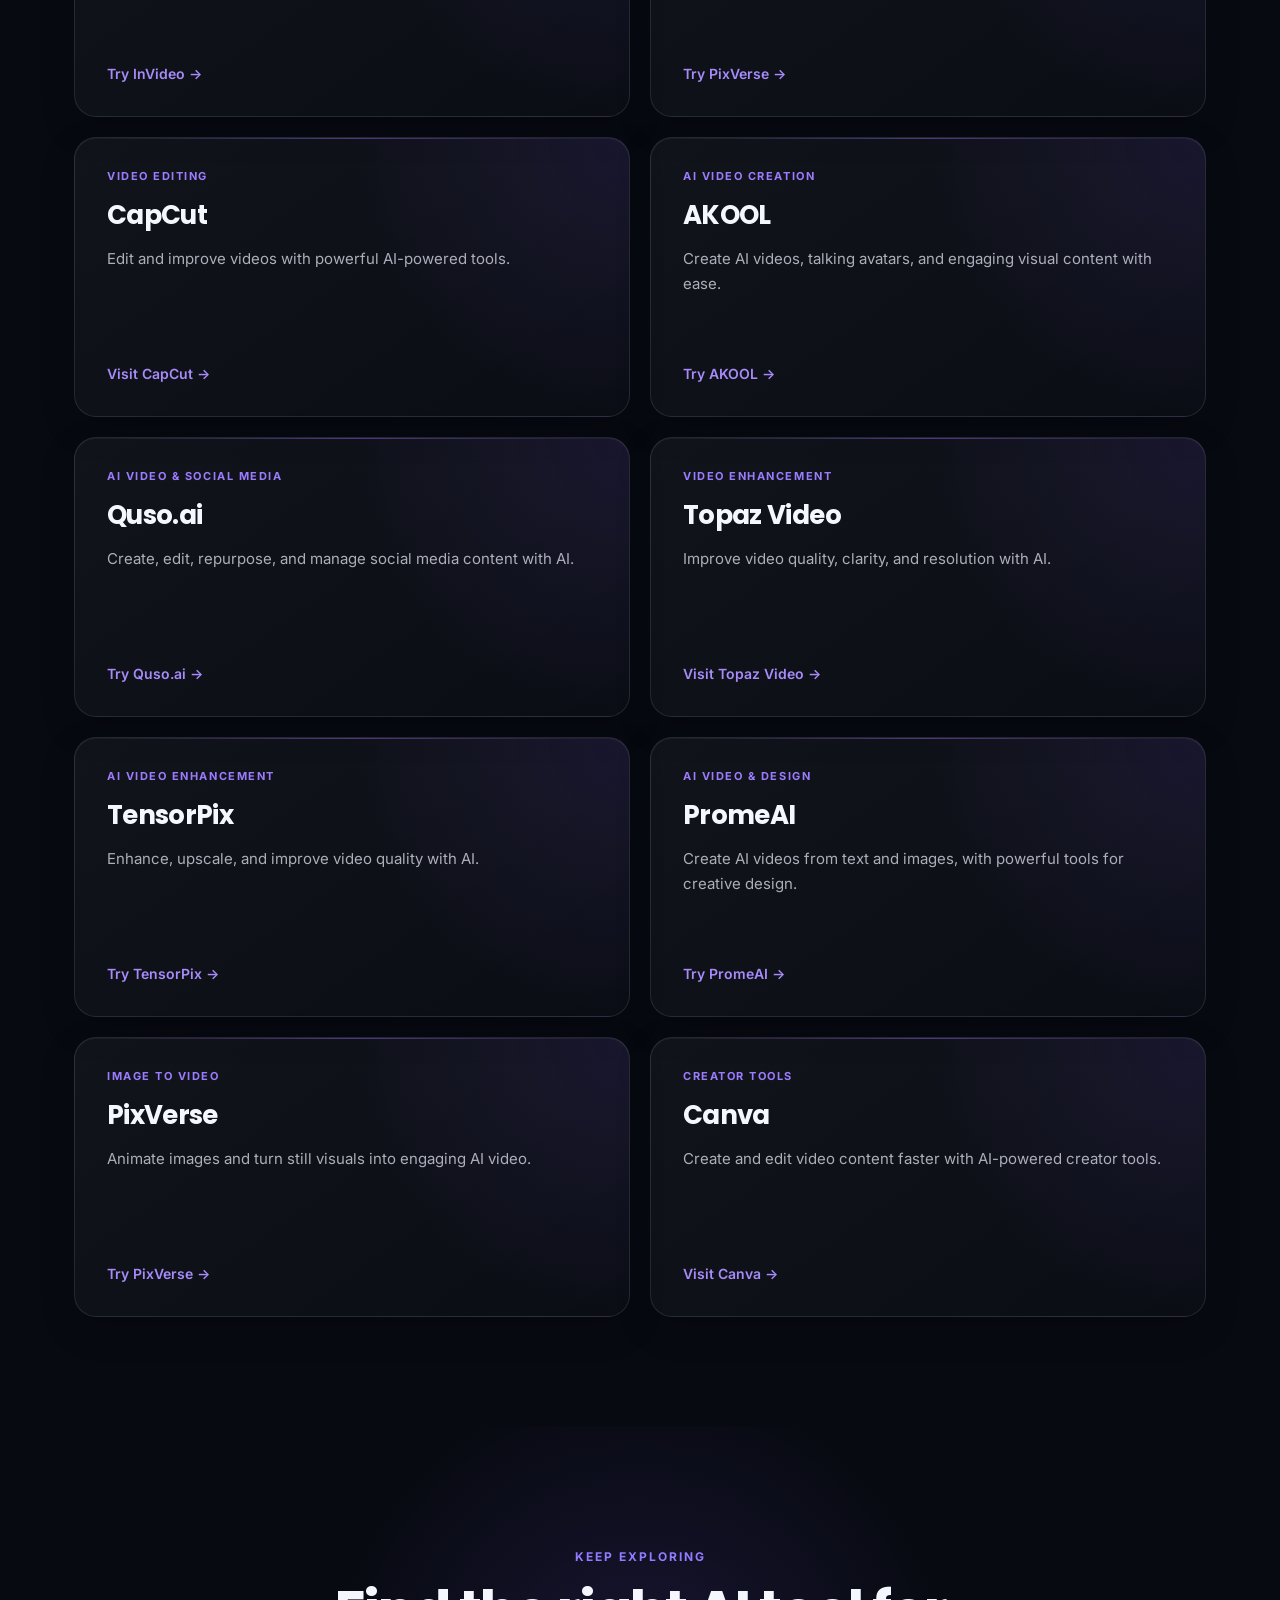
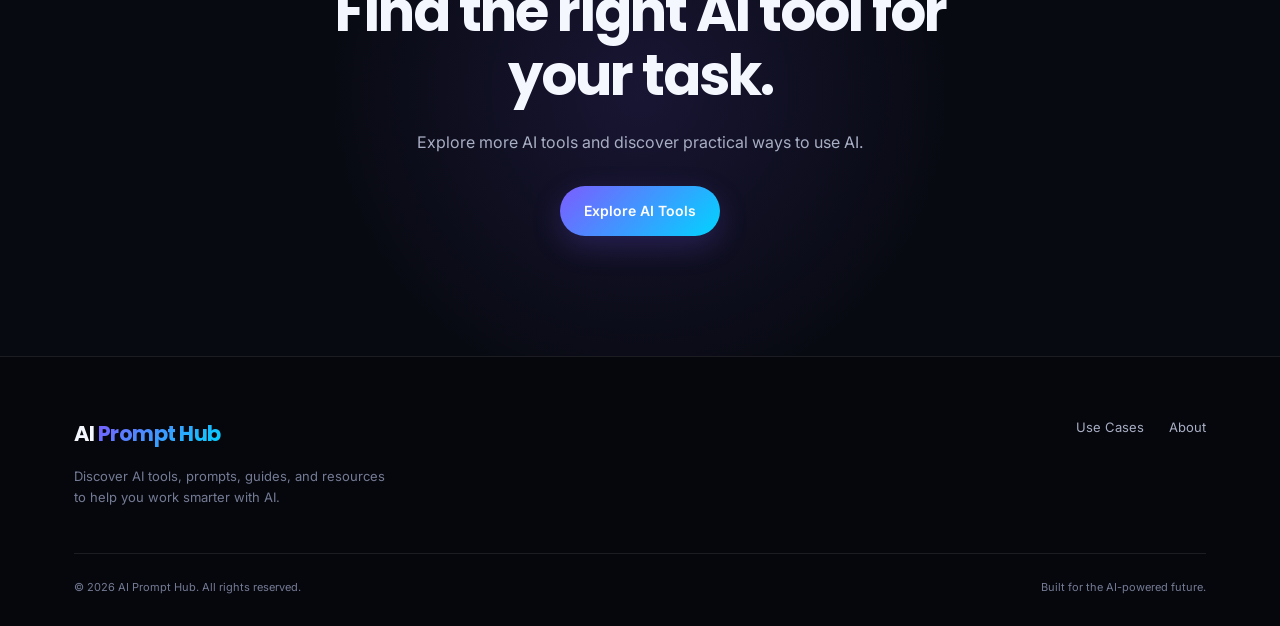
<file: ai-video-tools.html>
<!DOCTYPE html>
<html lang="en">

<head>

    <meta charset="UTF-8">

    <meta
        name="viewport"
        content="width=device-width, initial-scale=1.0"
    >

    <meta
        name="description"
        content="Discover the best AI video tools for creators in 2026, including tools for video generation, editing, avatars, subtitles, and content creation."
    >

    <meta
        name="keywords"
        content="AI video tools, AI video generator, AI video editing, AI tools for creators, AI video creators"
    >

    <meta
        name="author"
        content="AI Prompt Hub"
    >

    <title>
        10 Best AI Video Tools for Creators in 2026 | AI Prompt Hub
    </title>


    <!-- Main Stylesheet -->

    <link
        rel="stylesheet"
        href="style.css"
    >

</head>


<body>


    <!-- ========================================
         HEADER
    ========================================= -->

    <header class="header">

        <div class="container">

            <nav class="nav">

                <a
                    href="index.html#home"
                    class="logo"
                >
                    AI <span>Prompt Hub</span>
                </a>


                <div class="navigation">

                    <a href="index.html#use-cases">
                        Use Cases
                    </a>

                    <a href="index.html#about">
                        About
                    </a>

                </div>


                <a
                    href="index.html#use-cases"
                    class="nav-button"
                >
                    Find an AI Tool →
                </a>

            </nav>

        </div>

    </header>



    <!-- ========================================
         MAIN
    ========================================= -->

    <main>


        <!-- ========================================
             GUIDE HEADER
        ========================================= -->

        <section class="section">

            <div class="container">


                <div class="guide-header">

                    <p class="eyebrow">
                        AI VIDEO GUIDE
                    </p>


                    <h1>
                        10 Best AI Video Tools
                        for Creators in 2026
                    </h1>


                    <p>

                        AI video tools have transformed
                        the way creators produce YouTube videos,
                        social media content, marketing videos,
                        online courses, and business presentations.

                    </p>

                </div>


            </div>

        </section>



        <!-- ========================================
             WHY AI VIDEO TOOLS
        ========================================= -->

        <section class="section">

            <div class="container">


                <div class="comparison-wrapper">


                    <p class="eyebrow">
                        WHY AI VIDEO TOOLS
                    </p>


                    <h2>
                        Why AI Video Tools Are Becoming
                        So Popular
                    </h2>


                    <p>

                        Creating professional videos once required
                        expensive editing software, powerful computers,
                        and many hours of manual work.

                    </p>


                    <p>

                        Today, AI video tools make it possible
                        to create, edit, enhance, subtitle,
                        translate, and repurpose videos much faster.

                    </p>


                    <p>

                        Whether you create YouTube videos,
                        TikTok content, marketing campaigns,
                        online courses, or business presentations,
                        AI can dramatically speed up your workflow.

                    </p>


                </div>


            </div>

        </section>



        <!-- ========================================
             AI VIDEO TOOLS
        ========================================= -->

        <section class="section">

            <div class="container">


                <div class="center-heading">

                    <p class="eyebrow">
                        VIDEO TOOLS
                    </p>


                    <h2>
                        The 10 Best AI Video Tools
                    </h2>


                    <p>

                        Explore AI tools for creating,
                        editing, enhancing, and publishing
                        video content faster.

                    </p>

                </div>


              <div class="guides-grid video-tools-grid">

    <!-- 1. InVideo AI -->
    <article class="guide-card video-tool-card">
        <span>VIDEO GENERATION</span>

        <h3>InVideo AI</h3>

        <p>
            Create professional videos from text,
            prompts, and ideas with AI.
        </p>

        <a
            href="https://invideo.sjv.io/c/7540894/883681/12258"
            target="_blank"
            rel="nofollow sponsored noopener"
        >
            Try InVideo →
        </a>
    </article>


    <!-- 2. PixVerse -->
<article class="guide-card video-tool-card">
    <span>VIDEO GENERATION</span>

    <h3>PixVerse</h3>

    <p>
        Create AI videos from text,
        images, and creative ideas.
    </p>

    <a
        href="https://motivaiprivatelimited.sjv.io/jR41Rn"
        target="_blank"
        rel="nofollow sponsored noopener"
    >
        Try PixVerse →
    </a>
</article>


    <!-- 3. CapCut -->
    <article class="guide-card video-tool-card">
        <span>VIDEO EDITING</span>

        <h3>CapCut</h3>

        <p>
            Edit and improve videos with
            powerful AI-powered tools.
        </p>

        <a
            href="https://www.capcut.com/tools/ai-video-editor"
            target="_blank"
            rel="noopener"
        >
            Visit CapCut →
        </a>
    </article>


    <!-- 4. AKOOL -->
    <article class="guide-card video-tool-card">
        <span>AI VIDEO CREATION</span>

        <h3>AKOOL</h3>

        <p>
            Create AI videos, talking avatars,
            and engaging visual content with ease.
        </p>

        <a
            href="https://akool.com/?via=connor"
            target="_blank"
            rel="noopener noreferrer"
        >
            Try AKOOL →
        </a>
    </article>


    <!-- 5. Quso.ai -->
    <article class="guide-card video-tool-card">
        <span>AI VIDEO &amp; SOCIAL MEDIA</span>

        <h3>Quso.ai</h3>

        <p>
            Create, edit, repurpose, and manage
            social media content with AI.
        </p>

        <a
            href="https://quso.ai?via=83fzd9"
            target="_blank"
            rel="noopener noreferrer"
        >
            Try Quso.ai →
        </a>
    </article>


    <!-- 6. Topaz Video -->
    <article class="guide-card video-tool-card">
        <span>VIDEO ENHANCEMENT</span>

        <h3>Topaz Video</h3>

        <p>
            Improve video quality, clarity,
            and resolution with AI.
        </p>

        <a
            href="https://www.topazlabs.com/topaz-video"
            target="_blank"
            rel="noopener"
        >
            Visit Topaz Video →
        </a>
    </article>


   <!-- TensorPix -->
<article class="guide-card video-tool-card">
    <span>AI VIDEO ENHANCEMENT</span>

    <h3>TensorPix</h3>

    <p>
        Enhance, upscale, and improve
        video quality with AI.
    </p>

    <a
        href="https://tensorpix.ai?via=connor"
        target="_blank"
        rel="nofollow sponsored noopener"
    >
        Try TensorPix →
    </a>
</article>


  <!-- PromeAI -->

<article class="guide-card video-tool-card">

    <span>AI VIDEO & DESIGN</span>

    <h3>PromeAI</h3>

    <p>
        Create AI videos from text and images,
        with powerful tools for creative design.
    </p>

    <a
        href="https://www.promeai.pro/?vsource=i_49jemrbey7"
        target="_blank"
        rel="nofollow sponsored noopener"
    >
        Try PromeAI →
    </a>

</article>


<!-- 9. PixVerse Image to Video -->
<article class="guide-card video-tool-card">
    <span>IMAGE TO VIDEO</span>

    <h3>PixVerse</h3>

    <p>
        Animate images and turn
        still visuals into engaging AI video.
    </p>

    <a
        href="https://motivaiprivatelimited.sjv.io/jR41Rn"
        target="_blank"
        rel="nofollow sponsored noopener"
    >
        Try PixVerse →
    </a>
</article>


    <!-- 10. Canva -->
    <article class="guide-card video-tool-card">
        <span>CREATOR TOOLS</span>

        <h3>Canva</h3>

        <p>
            Create and edit video content faster
            with AI-powered creator tools.
        </p>

        <a
            href="https://www.canva.com/sem/ai-content-creation/"
            target="_blank"
            rel="noopener"
        >
            Visit Canva →
        </a>
    </article>

</div>

            </div>

        </section>



        <!-- ========================================
             CTA
        ========================================= -->

        <section class="cta-section">

            <div class="container">


                <div class="cta-content">


                    <p class="eyebrow">
                        KEEP EXPLORING
                    </p>


                    <h2>
                        Find the right AI tool
                        for your task.
                    </h2>


                    <p>

                        Explore more AI tools and
                        discover practical ways
                        to use AI.

                    </p>


                    <a
                        href="index.html#use-cases"
                        class="primary-button"
                    >
                        Explore AI Tools
                    </a>


                </div>

            </div>

        </section>


    </main>



    <!-- ========================================
         FOOTER
    ========================================= -->

    <footer class="footer">

        <div class="container">


            <div class="footer-content">


                <div>

                    <a
                        href="index.html#home"
                        class="logo"
                    >
                        AI <span>Prompt Hub</span>
                    </a>


                    <p>

                        Discover AI tools, prompts,
                        guides, and resources to help
                        you work smarter with AI.

                    </p>

                </div>


                <div class="footer-links">

                    <a href="index.html#use-cases">
                        Use Cases
                    </a>

                    <a href="index.html#about">
                        About
                    </a>

                </div>


            </div>


            <div class="copyright">

                <span>

                    ©
                    <span class="copyright-year">
                        2026
                    </span>
                    AI Prompt Hub.
                    All rights reserved.

                </span>


                <span>
                    Built for the AI-powered future.
                </span>

            </div>


        </div>

    </footer>



    <!-- ========================================
         JAVASCRIPT
    ========================================= -->

    <script src="script.js"></script>


</body>

</html>
</file>
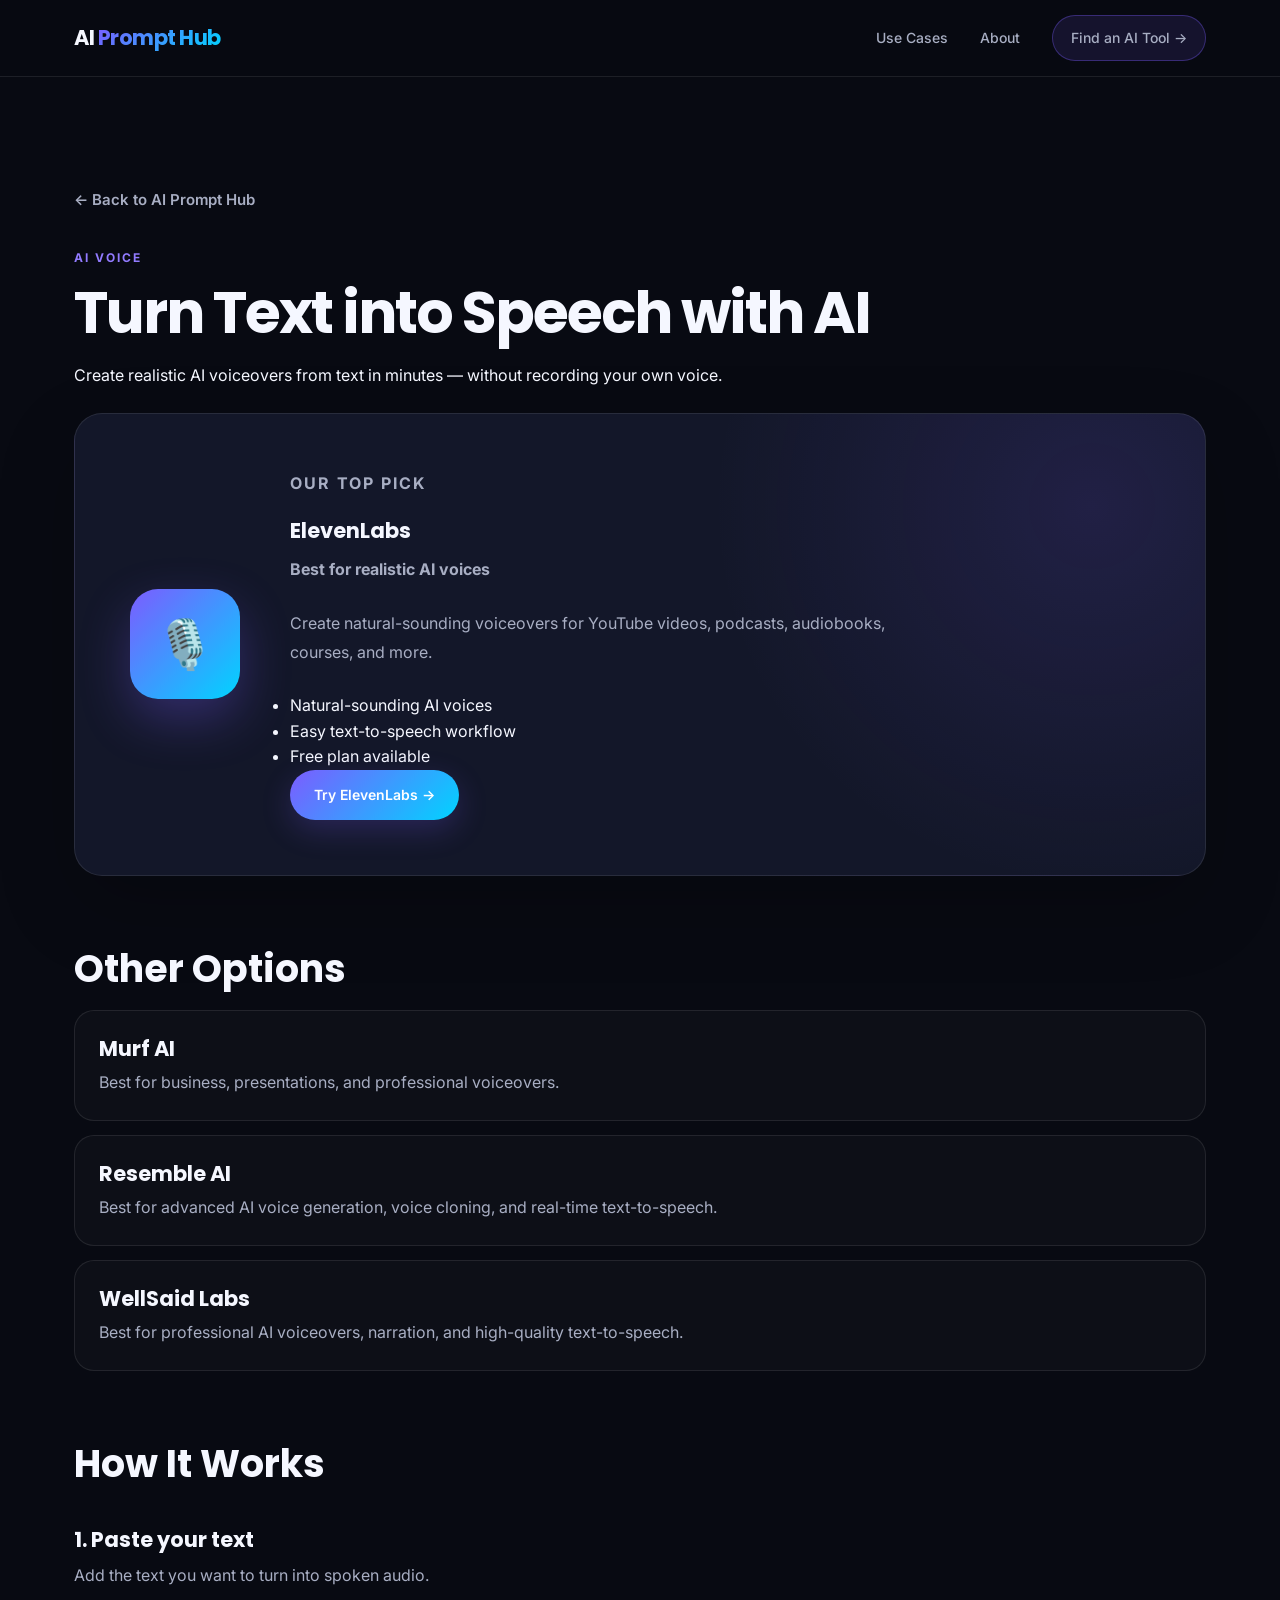
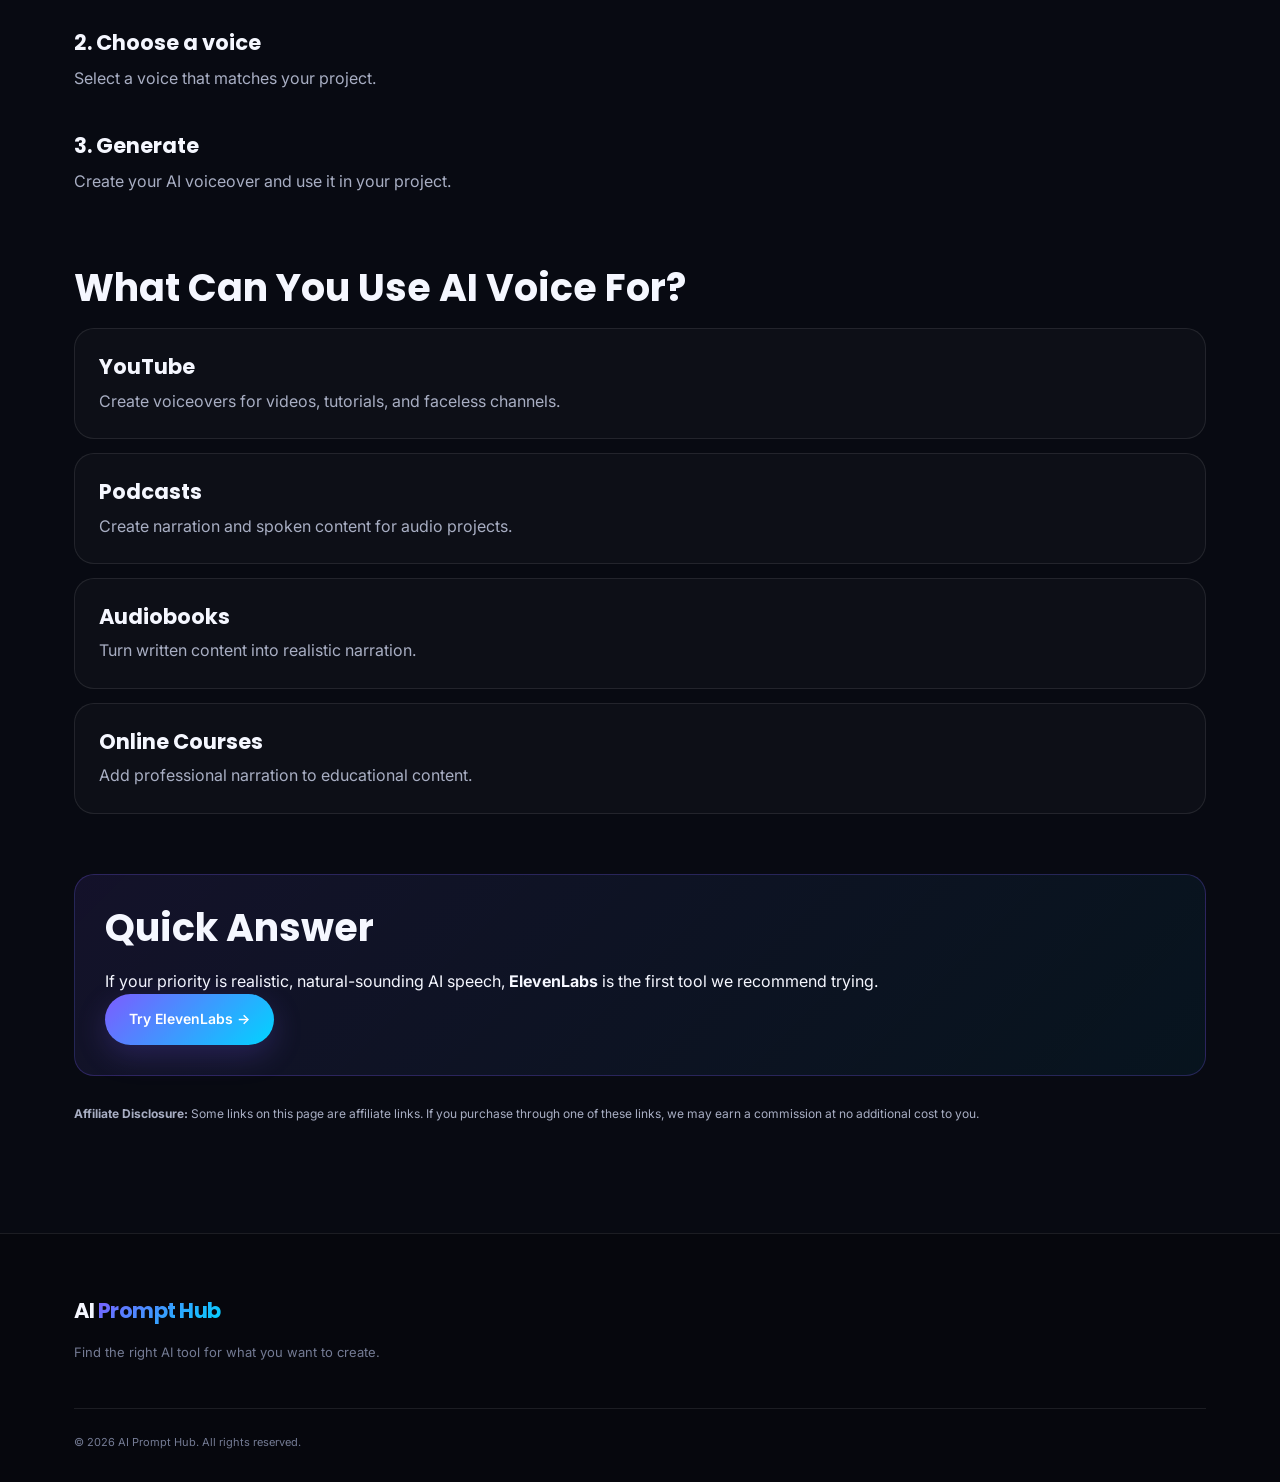
<file: ai-voice-tools.html>
<!DOCTYPE html>
<html lang="en">

<head>

<meta charset="UTF-8">

<meta
    name="viewport"
    content="width=device-width, initial-scale=1.0"
>

<meta
    name="description"
    content="Find the right AI voice tool for YouTube, podcasts, audiobooks, courses, and more."
>

<title>
    Best AI Voice Tools for Creators | AI Prompt Hub
</title>

<link
    rel="stylesheet"
    href="style.css"
>

</head>


<body>


<header class="header">

    <div class="container">

        <nav class="nav">

            <a
                href="index.html#home"
                class="logo"
            >
                AI <span>Prompt Hub</span>
            </a>


            <div class="navigation">

             <a href="https://wilconnor05-dev.github.io/AI-Prompt-Hub/index.html#use-cases">
    Use Cases
</a>

<a href="https://wilconnor05-dev.github.io/AI-Prompt-Hub/index.html#about">
    About
</a>

<a
    href="https://wilconnor05-dev.github.io/AI-Prompt-Hub/index.html#use-cases"
    class="nav-button"
>
    Find an AI Tool →
</a>

        </nav>

    </div>

</header>



<main>

<section class="section">

<div class="container">


<a
    href="index.html"
    class="back-link"
>
    ← Back to AI Prompt Hub
</a>


<div class="guide-header">

    <p class="eyebrow">
        AI VOICE
    </p>

    <h1>
        Turn Text into Speech with AI
    </h1>

    <p>
        Create realistic AI voiceovers from text in minutes —
        without recording your own voice.
    </p>

</div>



<article class="guide-content">


<!-- TOP PICK -->

<div class="featured-card">

    <div class="tool-icon">
        🎙️
    </div>

    <div class="tool-content">

        <p class="tool-label">
            OUR TOP PICK
        </p>

        <h3>
            ElevenLabs
        </h3>

        <p>
            <strong>
                Best for realistic AI voices
            </strong>
        </p>

        <p>
            Create natural-sounding voiceovers for
            YouTube videos, podcasts, audiobooks,
            courses, and more.
        </p>

        <ul>

            <li>
                Natural-sounding AI voices
            </li>

            <li>
                Easy text-to-speech workflow
            </li>

            <li>
                Free plan available
            </li>

        </ul>

        <a
            href="https://try.elevenlabs.io/sw1pwdcjwxot"
            target="_blank"
            rel="nofollow sponsored noopener"
            class="primary-button"
        >
            Try ElevenLabs →
        </a>

    </div>

</div>



<!-- OTHER OPTIONS -->

<h2>
    Other Options
</h2>


<div class="guide-tool">

    <h3>
        Murf AI
    </h3>

    <p>
        Best for business, presentations,
        and professional voiceovers.
    </p>

</div>


<div class="guide-tool">

    <h3>
        Resemble AI
    </h3>

    <p>
        Best for advanced AI voice generation,
        voice cloning, and real-time text-to-speech.
    </p>

</div>


<div class="guide-tool">

    <h3>
        WellSaid Labs
    </h3>

    <p>
        Best for professional AI voiceovers,
        narration, and high-quality text-to-speech.
    </p>

</div>



<!-- HOW IT WORKS -->

<h2>
    How It Works
</h2>


<h3>
    1. Paste your text
</h3>

<p>
    Add the text you want to turn into spoken audio.
</p>


<h3>
    2. Choose a voice
</h3>

<p>
    Select a voice that matches your project.
</p>


<h3>
    3. Generate
</h3>

<p>
    Create your AI voiceover and use it in your project.
</p>



<!-- USE CASES -->

<h2>
    What Can You Use AI Voice For?
</h2>


<div class="guide-tool">

    <h3>
        YouTube
    </h3>

    <p>
        Create voiceovers for videos,
        tutorials, and faceless channels.
    </p>

</div>


<div class="guide-tool">

    <h3>
        Podcasts
    </h3>

    <p>
        Create narration and spoken content
        for audio projects.
    </p>

</div>


<div class="guide-tool">

    <h3>
        Audiobooks
    </h3>

    <p>
        Turn written content into
        realistic narration.
    </p>

</div>


<div class="guide-tool">

    <h3>
        Online Courses
    </h3>

    <p>
        Add professional narration
        to educational content.
    </p>

</div>



<!-- QUICK ANSWER -->

<div class="quick-answer">

    <h2>
        Quick Answer
    </h2>

    <p>
        If your priority is realistic,
        natural-sounding AI speech,
        <strong>ElevenLabs</strong> is the first
        tool we recommend trying.
    </p>

    <a
        href="https://try.elevenlabs.io/sw1pwdcjwxot"
        target="_blank"
        rel="nofollow sponsored noopener"
        class="primary-button"
    >
        Try ElevenLabs →
    </a>

</div>



<!-- DISCLOSURE -->

<p class="affiliate-disclosure">

    <strong>
        Affiliate Disclosure:
    </strong>

    Some links on this page are affiliate links.
    If you purchase through one of these links,
    we may earn a commission at no additional
    cost to you.

</p>


</article>


</div>

</section>

</main>



<footer class="footer">

    <div class="container">

        <div class="footer-content">

            <div>

                <a
                    href="index.html"
                    class="logo"
                >
                    AI <span>Prompt Hub</span>
                </a>

                <p>
                    Find the right AI tool for
                    what you want to create.
                </p>

            </div>

        </div>


        <div class="copyright">

            <span>
                © 2026 AI Prompt Hub.
                All rights reserved.
            </span>

        </div>

    </div>

</footer>


</body>

</html>
</file>
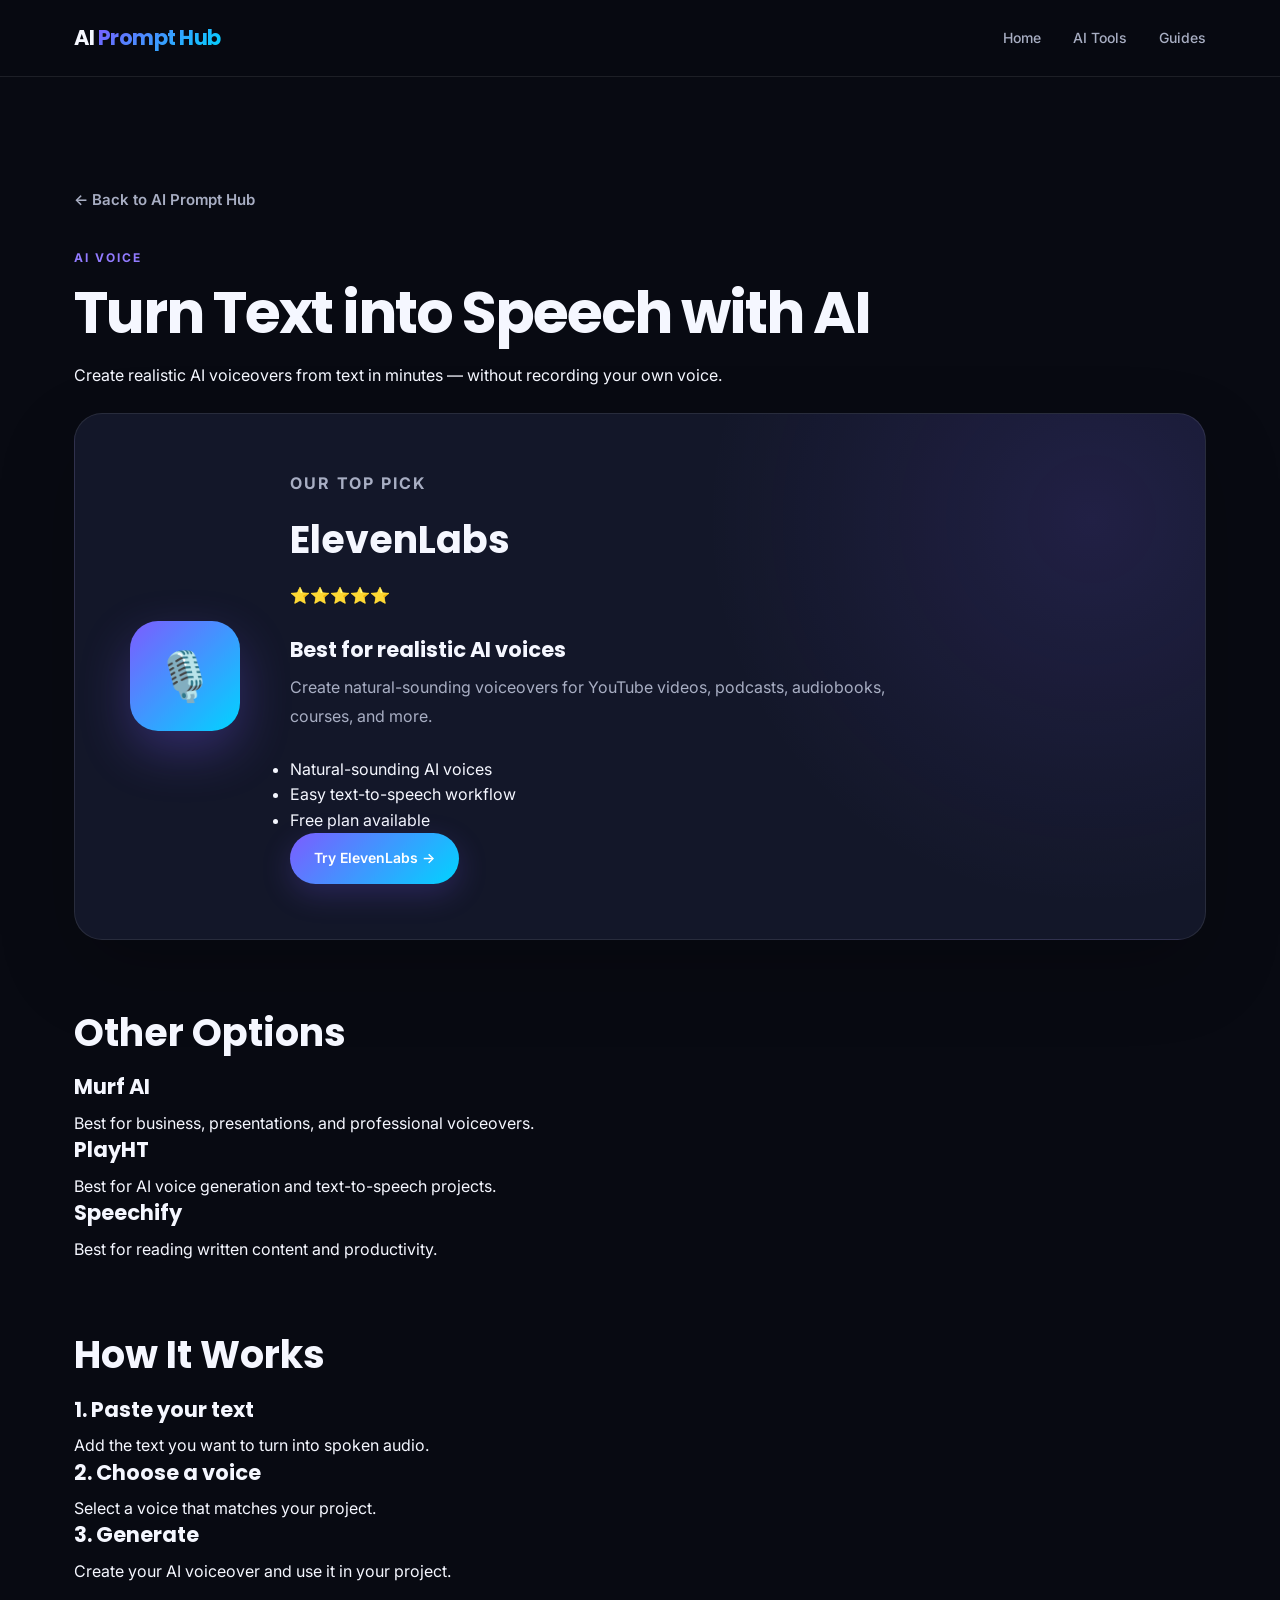
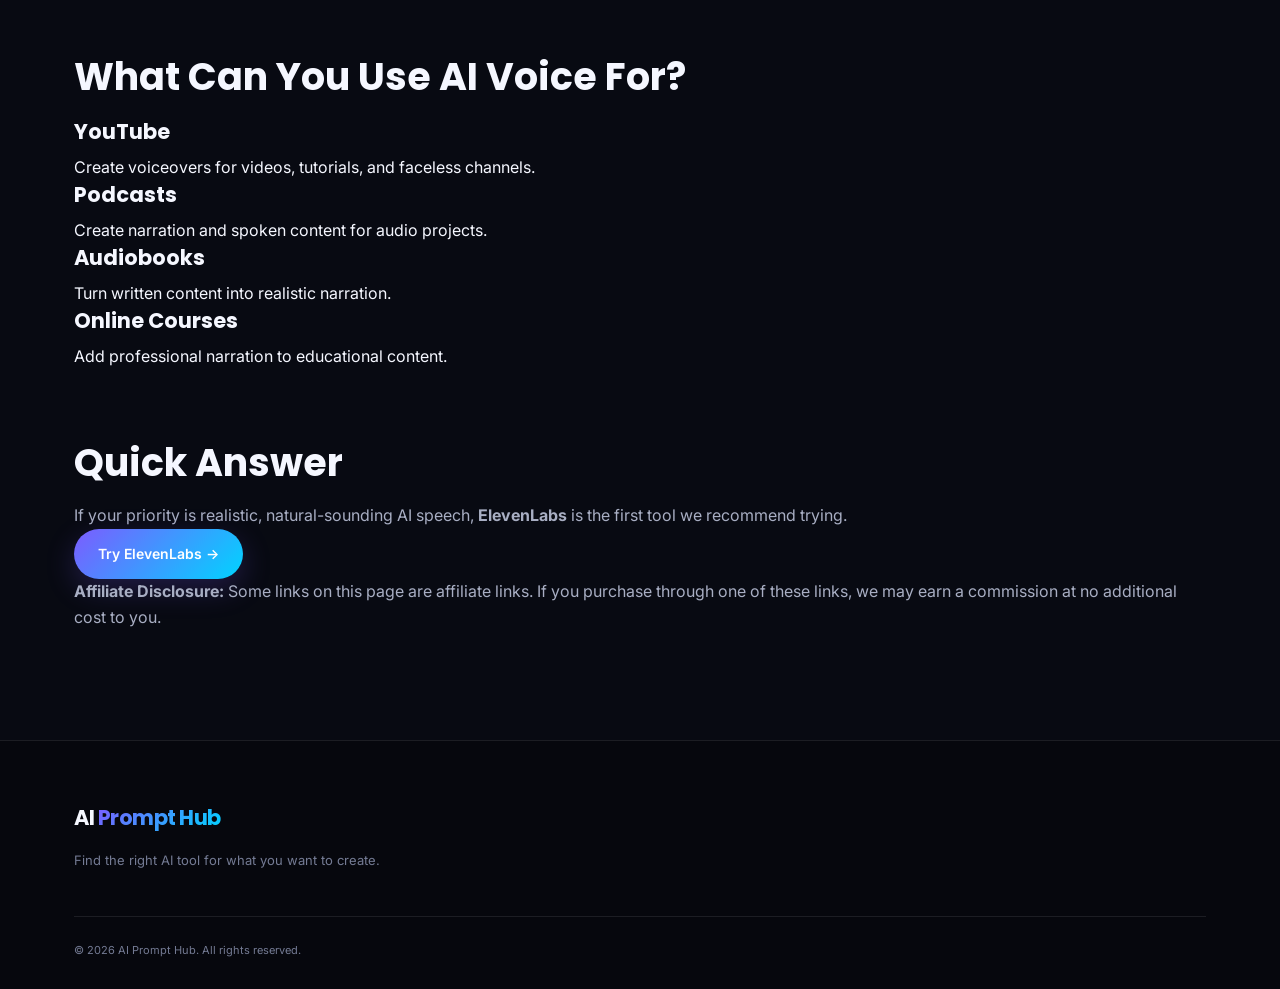
<file: text-to-speech.html>
<!DOCTYPE html>
<html lang="en">

<head>

<meta charset="UTF-8">

<meta name="viewport" content="width=device-width, initial-scale=1.0">

<meta
    name="description"
    content="Find the best AI text-to-speech tool for creating realistic voiceovers from text."
>

<title>
    Turn Text into Speech with AI | AI Prompt Hub
</title>

<link rel="stylesheet" href="style.css">

</head>


<body>


<!-- HEADER -->

<header class="header">

    <div class="container">

        <nav class="nav">

            <a
                href="index.html"
                class="logo"
            >
                AI <span>Prompt Hub</span>
            </a>


            <div class="navigation">

                <a href="index.html">
                    Home
                </a>

                <a href="index.html#tools">
                    AI Tools
                </a>

                <a href="index.html#guides">
                    Guides
                </a>

            </div>

        </nav>

    </div>

</header>



<!-- MAIN -->

<main>


<section class="section">

<div class="container">


    <a
        href="index.html"
        class="back-link"
    >
        ← Back to AI Prompt Hub
    </a>



    <!-- HERO -->

    <div class="guide-header">

        <p class="eyebrow">
            AI VOICE
        </p>


        <h1>
            Turn Text into Speech with AI
        </h1>


        <p>
            Create realistic AI voiceovers from text
            in minutes — without recording your own voice.
        </p>

    </div>



    <!-- TOP PICK -->

    <div class="featured-card">

        <div class="tool-icon">
            🎙️
        </div>


        <div class="tool-content">

            <p class="tool-label">
                OUR TOP PICK
            </p>


            <h2>
                ElevenLabs
            </h2>


            <p>
                ⭐⭐⭐⭐⭐
            </p>


            <h3>
                Best for realistic AI voices
            </h3>


            <p>
                Create natural-sounding voiceovers
                for YouTube videos, podcasts,
                audiobooks, courses, and more.
            </p>


            <ul>

                <li>
                    Natural-sounding AI voices
                </li>

                <li>
                    Easy text-to-speech workflow
                </li>

                <li>
                    Free plan available
                </li>

            </ul>


            <a
                href="https://try.elevenlabs.io/sw1pwdcjwxot"
                class="primary-button"
                target="_blank"
                rel="nofollow sponsored noopener"
            >
                Try ElevenLabs →
            </a>

        </div>

    </div>



    <!-- ALTERNATIVES -->

    <article class="guide-content">


        <h2>
            Other Options
        </h2>


        <div class="choice-grid">


            <div class="choice-card">

                <h3>
                    Murf AI
                </h3>

                <p>
                    Best for business,
                    presentations, and professional
                    voiceovers.
                </p>

            </div>


            <div class="choice-card">

                <h3>
                    PlayHT
                </h3>

                <p>
                    Best for AI voice generation
                    and text-to-speech projects.
                </p>

            </div>


            <div class="choice-card">

                <h3>
                    Speechify
                </h3>

                <p>
                    Best for reading written content
                    and productivity.
                </p>

            </div>


        </div>



        <!-- HOW IT WORKS -->

        <h2>
            How It Works
        </h2>


        <div class="choice-grid">


            <div class="choice-card">

                <h3>
                    1. Paste your text
                </h3>

                <p>
                    Add the text you want to turn
                    into spoken audio.
                </p>

            </div>


            <div class="choice-card">

                <h3>
                    2. Choose a voice
                </h3>

                <p>
                    Select a voice that matches
                    your project.
                </p>

            </div>


            <div class="choice-card">

                <h3>
                    3. Generate
                </h3>

                <p>
                    Create your AI voiceover
                    and use it in your project.
                </p>

            </div>


        </div>



        <!-- BEST FOR -->

        <h2>
            What Can You Use AI Voice For?
        </h2>


        <div class="choice-grid">


            <div class="choice-card">

                <h3>
                    YouTube
                </h3>

                <p>
                    Create voiceovers for videos,
                    tutorials, and faceless channels.
                </p>

            </div>


            <div class="choice-card">

                <h3>
                    Podcasts
                </h3>

                <p>
                    Create narration and spoken
                    content for audio projects.
                </p>

            </div>


            <div class="choice-card">

                <h3>
                    Audiobooks
                </h3>

                <p>
                    Turn written content into
                    realistic narration.
                </p>

            </div>


            <div class="choice-card">

                <h3>
                    Online Courses
                </h3>

                <p>
                    Add professional narration
                    to educational content.
                </p>

            </div>


        </div>



        <!-- QUICK ANSWER -->

        <h2>
            Quick Answer
        </h2>


        <p>
            If your priority is realistic,
            natural-sounding AI speech,
            <strong>ElevenLabs</strong> is the
            first tool we recommend trying.
        </p>


        <a
            href="https://try.elevenlabs.io/sw1pwdcjwxot"
            class="primary-button"
            target="_blank"
            rel="nofollow sponsored noopener"
        >
            Try ElevenLabs →
        </a>



        <!-- DISCLOSURE -->

        <p>

            <strong>
                Affiliate Disclosure:
            </strong>

            Some links on this page are affiliate links.
            If you purchase through one of these links,
            we may earn a commission at no additional
            cost to you.

        </p>


    </article>


</div>

</section>


</main>



<!-- FOOTER -->

<footer class="footer">

<div class="container">

    <div class="footer-content">

        <div>

            <a
                href="index.html"
                class="logo"
            >
                AI <span>Prompt Hub</span>
            </a>


            <p>
                Find the right AI tool for what
                you want to create.
            </p>

        </div>

    </div>


    <div class="copyright">

        <span>
            © 2026 AI Prompt Hub.
            All rights reserved.
        </span>

    </div>

</div>

</footer>


</body>

</html>
</file>
<file: style.css>
﻿/* ========================================
   AI PROMPT HUB
   Main Stylesheet
======================================== */


/* ========================================
   GOOGLE FONTS
======================================== */

@import url('https://fonts.googleapis.com/css2?family=Inter:wght@400;500;600;700&family=Poppins:wght@500;600;700;800&display=swap');


/* ========================================
   ROOT VARIABLES
======================================== */

:root {

    --bg-main: #080A12;
    --bg-secondary: #0E1120;
    --bg-card: #131729;

    --border: rgba(255, 255, 255, 0.09);

    --text-main: #F5F7FF;
    --text-secondary: #A8AEC3;
    --text-muted: #747B94;

    --purple: #7C5CFF;
    --purple-light: #9B82FF;

    --cyan: #00D4FF;

    --gradient:
        linear-gradient(
            135deg,
            #7C5CFF 0%,
            #00D4FF 100%
        );

    --container-width: 1180px;

    --radius-small: 12px;
    --radius-medium: 20px;
    --radius-large: 28px;

    --transition:
        all 0.3s ease;
}


/* ========================================
   RESET
======================================== */

* {
    margin: 0;
    padding: 0;
    box-sizing: border-box;
}


html {
    scroll-behavior: smooth;
}


body {

    font-family:
        'Inter',
        -apple-system,
        BlinkMacSystemFont,
        'Segoe UI',
        sans-serif;

    background: var(--bg-main);

    color: var(--text-main);

    line-height: 1.6;

    overflow-x: hidden;
}


img {
    max-width: 100%;
    display: block;
}


a {
    color: inherit;
    text-decoration: none;
}


button,
a {
    -webkit-tap-highlight-color: transparent;
}


/* ========================================
   GLOBAL CONTAINER
======================================== */

.container {

    width: 100%;

    max-width: var(--container-width);

    margin: 0 auto;

    padding-left: 24px;
    padding-right: 24px;
}


/* ========================================
   HEADER
======================================== */

.header {

    position: sticky;

    top: 0;

    z-index: 1000;

    background:
        rgba(8, 10, 18, 0.82);

    backdrop-filter:
        blur(18px);

    -webkit-backdrop-filter:
        blur(18px);

    border-bottom:
        1px solid var(--border);
}


.nav {

    min-height: 76px;

    display: flex;

    align-items: center;

    justify-content: space-between;

    gap: 30px;
}


/* ========================================
   LOGO
======================================== */

.logo {

    font-family:
        'Poppins',
        sans-serif;

    font-size: 21px;

    font-weight: 700;

    letter-spacing: -0.5px;

    white-space: nowrap;
}


.logo span {

    background:
        var(--gradient);

    -webkit-background-clip:
        text;

    -webkit-text-fill-color:
        transparent;

    background-clip:
        text;
}


/* ========================================
   NAVIGATION
======================================== */

.navigation {

    display: flex;

    align-items: center;

    gap: 32px;

    margin-left: auto;
}


.navigation a {

    color:
        var(--text-secondary);

    font-size: 14px;

    font-weight: 500;

    transition:
        var(--transition);
}


.navigation a:hover {

    color:
        var(--text-main);
}


/* ========================================
   BUTTONS
======================================== */

.primary-button,
.secondary-button,
.nav-button {

    display: inline-flex;

    align-items: center;

    justify-content: center;

    gap: 10px;

    border-radius:
        999px;

    font-size: 14px;

    font-weight: 600;

    cursor: pointer;

    transition:
        var(--transition);
}


.primary-button {

    padding:
        14px 24px;

    background:
        var(--gradient);

    color:
        #ffffff;

    box-shadow:
        0 10px 30px
        rgba(124, 92, 255, 0.22);
}


.primary-button:hover {

    transform:
        translateY(-2px);

    box-shadow:
        0 15px 40px
        rgba(124, 92, 255, 0.35);
}


.secondary-button {

    padding:
        13px 23px;

    border:
        1px solid
        var(--border);

    background:
        rgba(255, 255, 255, 0.03);

    color:
        var(--text-main);
}


.secondary-button:hover {

    background:
        rgba(255, 255, 255, 0.08);

    border-color:
        rgba(255, 255, 255, 0.2);

    transform:
        translateY(-2px);
}


.nav-button {

    padding:
        11px 18px;

    background:
        rgba(124, 92, 255, 0.12);

    border:
        1px solid
        rgba(124, 92, 255, 0.35);

    color:
        #B9A9FF;
}


.nav-button:hover {

    background:
        var(--purple);

    color:
        #ffffff;

    border-color:
        var(--purple);
}


/* ========================================
   HERO
======================================== */

.hero {

    position: relative;

    min-height:
        calc(100vh - 76px);

    display:
        flex;

    align-items:
        center;

    text-align:
        center;

    overflow:
        hidden;

    background:

        radial-gradient(
            circle at 50% 25%,
            rgba(124, 92, 255, 0.16),
            transparent 35%
        ),

        radial-gradient(
            circle at 80% 60%,
            rgba(0, 212, 255, 0.07),
            transparent 30%
        );
}


.hero::before {

    content: "";

    position: absolute;

    width: 600px;

    height: 600px;

    left: 50%;

    top: 50%;

    transform:
        translate(-50%, -50%);

    background:
        radial-gradient(
            circle,
            rgba(124, 92, 255, 0.08),
            transparent 65%
        );

    pointer-events:
        none;
}


.hero-content {

    position:
        relative;

    z-index:
        1;

    max-width:
        900px;

    margin:
        0 auto;
}


.hero-badge {

    display:
        inline-flex;

    align-items:
        center;

    padding:
        8px 16px;

    margin-bottom:
        28px;

    border:
        1px solid
        rgba(124, 92, 255, 0.3);

    border-radius:
        999px;

    background:
        rgba(124, 92, 255, 0.08);

    color:
        #B9A9FF;

    font-size:
        13px;

    font-weight:
        500;
}


.hero h1 {

    font-family:
        'Poppins',
        sans-serif;

    font-size:
        clamp(48px, 7vw, 82px);

    line-height:
        1.05;

    letter-spacing:
        -3px;

    font-weight:
        700;

    max-width:
        900px;

    margin:
        0 auto 28px;
}


.hero h1 span {

    display:
        block;

    background:
        var(--gradient);

    -webkit-background-clip:
        text;

    -webkit-text-fill-color:
        transparent;

    background-clip:
        text;
}


.hero-text {

    max-width:
        650px;

    margin:
        0 auto 36px;

    color:
        var(--text-secondary);

    font-size:
        18px;

    line-height:
        1.8;
}


.hero-buttons {

    display:
        flex;

    align-items:
        center;

    justify-content:
        center;

    gap:
        14px;

    flex-wrap:
        wrap;
}


/* ========================================
   SECTIONS
======================================== */

.section {

    padding:
        110px 0;
}


.section-dark {

    background:
        var(--bg-secondary);

    border-top:
        1px solid var(--border);

    border-bottom:
        1px solid var(--border);
}


.section-heading {

    display:
        flex;

    justify-content:
        space-between;

    align-items:
        flex-end;

    gap:
        50px;

    margin-bottom:
        50px;
}


.eyebrow {

    margin-bottom:
        14px;

    color:
        #927BFF;

    font-size:
        12px;

    font-weight:
        700;

    letter-spacing:
        2px;
}


.section-heading h2,
.center-heading h2 {

    font-family:
        'Poppins',
        sans-serif;

    font-size:
        clamp(32px, 4vw, 48px);

    line-height:
        1.15;

    letter-spacing:
        -1.5px;
}


.section-description {

    max-width:
        420px;

    color:
        var(--text-secondary);

    font-size:
        15px;
}


.center-heading {

    max-width:
        680px;

    margin:
        0 auto 60px;

    text-align:
        center;
}


.center-heading p:last-child {

    margin-top:
        20px;

    color:
        var(--text-secondary);
}


/* ========================================
   FEATURED TOOL
======================================== */

.featured-card {

    display:
        flex;

    align-items:
        center;

    gap:
        50px;

    padding:
        55px;

    border:
        1px solid var(--border);

    border-radius:
        var(--radius-large);

    background:

        radial-gradient(
            circle at 90% 20%,
            rgba(124, 92, 255, 0.13),
            transparent 35%
        ),

        var(--bg-card);

    box-shadow:
        0 30px 80px
        rgba(0, 0, 0, 0.2);
}


.tool-icon {

    width:
        110px;

    height:
        110px;

    flex-shrink:
        0;

    display:
        flex;

    align-items:
        center;

    justify-content:
        center;

    border-radius:
        28px;

    background:
        var(--gradient);

    font-size:
        48px;

    box-shadow:
        0 20px 50px
        rgba(124, 92, 255, 0.3);
}


.tool-content {

    max-width:
        650px;
}


.tool-label {

    margin-bottom:
        8px;

    color:
        #927BFF;

    font-size:
        11px;

    font-weight:
        700;

    letter-spacing:
        2px;
}


.tool-content h3 {

    font-family:
        'Poppins',
        sans-serif;

    font-size:
        38px;

    margin-bottom:
        14px;
}


.tool-content p {

    margin-bottom:
        26px;

    color:
        var(--text-secondary);

    font-size:
        16px;

    line-height:
        1.8;
}


/* ========================================
   USE CASE CARDS
======================================== */

.cards-grid {

    display:
        grid;

    grid-template-columns:
        repeat(3, 1fr);

    gap:
        18px;
}


.use-card {

    padding:
        32px;

    border:
        1px solid var(--border);

    border-radius:
        var(--radius-medium);

    background:
        rgba(255, 255, 255, 0.025);

    transition:
        var(--transition);
}


.use-card:hover {

    transform:
        translateY(-5px);

    border-color:
        rgba(124, 92, 255, 0.35);

    background:
        rgba(124, 92, 255, 0.06);
}


.card-icon {

    font-size:
        30px;

    margin-bottom:
        20px;
}


.use-card h3 {

    font-family:
        'Poppins',
        sans-serif;

    font-size:
        18px;

    margin-bottom:
        10px;
}


.use-card p {

    color:
        var(--text-secondary);

    font-size:
        14px;

    line-height:
        1.7;
}


/* ========================================
   BENEFITS
======================================== */

.benefits-grid {

    display:
        grid;

    grid-template-columns:
        repeat(4, 1fr);

    gap:
        18px;
}


.benefit {

    padding:
        30px 25px;

    border-top:
        1px solid var(--border);
}


.benefit span {

    display:
        block;

    margin-bottom:
        25px;

    color:
        var(--purple);

    font-size:
        12px;

    font-weight:
        700;

    letter-spacing:
        1px;
}


.benefit h3 {

    font-family:
        'Poppins',
        sans-serif;

    font-size:
        18px;

    margin-bottom:
        12px;
}


.benefit p {

    color:
        var(--text-secondary);

    font-size:
        14px;
}


/* ========================================
   GUIDES
======================================== */

.guides-grid {

    width: 100%;
    max-width: none;

    display: grid;

    grid-template-columns:
        repeat(2, minmax(0, 1fr));

    gap: 22px;
}


.guide-card {

    padding:
        35px;

    border:
        1px solid var(--border);

    border-radius:
        var(--radius-medium);

    background:
        rgba(255, 255, 255, 0.025);

    transition:
        var(--transition);
}


.guide-card:hover {

    transform:
        translateY(-4px);

    border-color:
        rgba(124, 92, 255, 0.35);
}


.guide-card span {

    color:
        #927BFF;

    font-size:
        11px;

    font-weight:
        700;

    letter-spacing:
        1.5px;
}


.guide-card h3 {

    margin:
        15px 0 25px;

    font-family:
        'Poppins',
        sans-serif;

    font-size:
        21px;

    line-height:
        1.4;
}


.guide-card a {

    color:
        #B9A9FF;

    font-size:
        14px;

    font-weight:
        600;
}


.guide-card a:hover {

    color:
        #ffffff;
}

/* ========================================
   CTA
======================================== */

.cta-section {

    position:
        relative;

    padding:
        120px 0;

    text-align:
        center;

    overflow:
        hidden;

    background:

        radial-gradient(
            circle at 50% 50%,
            rgba(124, 92, 255, 0.14),
            transparent 45%
        );
}


.cta-content {

    position:
        relative;

    z-index:
        1;

    max-width:
        700px;

    margin:
        0 auto;
}


.cta-content h2 {

    font-family:
        'Poppins',
        sans-serif;

    font-size:
        clamp(34px, 5vw, 56px);

    line-height:
        1.15;

    letter-spacing:
        -2px;

    margin-bottom:
        22px;
}


.cta-content p:not(.eyebrow) {

    max-width:
        550px;

    margin:
        0 auto 30px;

    color:
        var(--text-secondary);
}


/* ========================================
   FOOTER
======================================== */

.footer {

    padding:
        60px 0 30px;

    border-top:
        1px solid var(--border);

    background:
        #06070D;
}


.footer-content {

    display:
        flex;

    justify-content:
        space-between;

    gap:
        40px;

    padding-bottom:
        45px;
}


.footer-content p {

    max-width:
        320px;

    margin-top:
        15px;

    color:
        var(--text-muted);

    font-size:
        13px;
}


.footer-links {

    display:
        flex;

    gap:
        25px;

    align-items:
        flex-start;

    flex-wrap:
        wrap;
}


.footer-links a {

    color:
        var(--text-secondary);

    font-size:
        13px;

    transition:
        var(--transition);
}


.footer-links a:hover {

    color:
        var(--text-main);
}


.copyright {

    display:
        flex;

    justify-content:
        space-between;

    gap:
        20px;

    padding-top:
        25px;

    border-top:
        1px solid var(--border);

    color:
        var(--text-muted);

    font-size:
        11px;
}


/* ========================================
   MOBILE
======================================== */

@media (max-width: 900px) {

    .navigation {

        display:
            none;
    }


    .section-heading {

        flex-direction:
            column;

        align-items:
            flex-start;

        gap:
            20px;
    }


    .cards-grid {

        grid-template-columns:
            repeat(2, 1fr);
    }


    .benefits-grid {

        grid-template-columns:
            repeat(2, 1fr);
    }

}


@media (max-width: 700px) {

    .container {

        padding-left:
            18px;

        padding-right:
            18px;
    }


    .header {

        position:
            relative;
    }


    .nav {

        min-height:
            68px;
    }


    .nav-button {

        padding:
            9px 14px;

        font-size:
            12px;
    }


    .hero {

        min-height:
            700px;
    }


    .hero h1 {

        font-size:
            46px;

        letter-spacing:
            -2px;
    }


    .hero-text {

        font-size:
            16px;
    }


    .section {

        padding:
            80px 0;
    }


    .featured-card {

        flex-direction:
            column;

        align-items:
            flex-start;

        padding:
            32px;

        gap:
            30px;
    }


    .tool-icon {

        width:
            80px;

        height:
            80px;

        font-size:
            34px;
    }


    .tool-content h3 {

        font-size:
            32px;
    }


    .cards-grid {

        grid-template-columns:
            1fr;
    }


    .benefits-grid {

        grid-template-columns:
            1fr;
    }


    .guides-grid {

        grid-template-columns:
            1fr;
    }


    .footer-content {

        flex-direction:
            column;
    }


    .copyright {

        flex-direction:
            column;

        gap:
            10px;
    }

}


@media (max-width: 480px) {

    .logo {

        font-size:
            18px;
    }


    .nav-button {

        font-size:
            11px;

        padding:
            8px 12px;
    }


    .hero h1 {

        font-size:
            40px;
    }


    .hero-buttons {

        flex-direction:
            column;

        width:
            100%;
    }


    .hero-buttons a {

        width:
            100%;
    }


    .primary-button,
    .secondary-button {

        min-height:
            48px;
    }


    .featured-card {

        padding:
            25px;
    }

}                                                                                                                                        /* ========================================
   AI GUIDE PAGE
========================================= */


/* Back to AI Prompt Hub */

.back-link {

    display: inline-block;

    margin-bottom: 30px;

    font-size: 15px;

    font-weight: 600;

    text-decoration: none;

    transition: opacity 0.2s ease;

}


.back-link:hover {

    opacity: 0.7;

}



/* Quick Comparison */

.comparison-wrapper {

    margin: 60px 0;

}


.comparison-wrapper h3 {

    margin-bottom: 10px;

}


.comparison-wrapper > p {

    margin-bottom: 30px;

}



/* Comparison Table */

.comparison-table {

    width: 100%;

    overflow-x: auto;

    margin-top: 30px;

    border-radius: 12px;

}


.comparison-table table {

    width: 100%;

    min-width: 750px;

    border-collapse: collapse;

}


.comparison-table th,
.comparison-table td {

    padding: 18px;

    text-align: left;

    border-bottom: 1px solid #e5e7eb;

}


.comparison-table th {

    font-weight: 700;

}


.comparison-table tr:hover {

    background-color: #f8fafc;

}



/* Editor's Pick */

.editor-pick {

    display: inline-block;

    margin-bottom: 15px;

    padding: 7px 12px;

    border-radius: 20px;

    font-size: 12px;

    font-weight: 700;

    letter-spacing: 0.8px;

}



/* Pros and Cons */

.pros-cons {

    margin-top: 20px;

    padding-left: 20px;

}


.pros-cons li {

    margin-bottom: 8px;

}



/* Guide Tool Cards */

.guide-tool {

    margin-top: 50px;

    padding: 35px;

    border-radius: 16px;

}


.guide-tool h3 {

    margin-top: 0;

    margin-bottom: 15px;

}



/* Mobile Guide Improvements */

@media (max-width: 768px) {


    .comparison-wrapper {

        margin: 40px 0;

    }


    .comparison-table {

        overflow-x: auto;

        -webkit-overflow-scrolling: touch;

    }


    .comparison-table table {

        min-width: 700px;

    }


    .guide-tool {

        padding: 25px;

        margin-top: 35px;

    }


    .back-link {

        margin-bottom: 20px;

    }


} 
/* ========================================
   AI PROMPT HUB — SOLUTION PAGE V2
   ======================================== */

/* Prevent sticky header from covering page content */
main {
    position: relative;
    z-index: 1;
}

.section {
    position: relative;
}

.back-link {
    display: inline-block;
    margin-bottom: 36px;
    color: var(--text-secondary);
}

.back-link:hover {
    color: var(--text-main);
}


/* Solution page headings */

.section h1 {
    font-family: 'Poppins', sans-serif;
    font-size: clamp(38px, 5vw, 58px);
    line-height: 1.1;
    letter-spacing: -2px;
    margin-bottom: 18px;
}

.section h2 {
    font-family: 'Poppins', sans-serif;
    font-size: clamp(28px, 3vw, 38px);
    line-height: 1.2;
    margin-bottom: 18px;
}

.section h3 {
    font-family: 'Poppins', sans-serif;
    font-size: 21px;
    line-height: 1.3;
    margin-bottom: 10px;
}


/* Top Pick */

.featured-card {
    margin-top: 24px;
}

.featured-card .tool-label {
    margin-bottom: 12px;
}

.featured-card .tool-content p {
    color: var(--text-secondary);
}


/* Remove broken emoji-style rating appearance */

.featured-card .tool-content > p:first-of-type {
    margin-bottom: 20px;
}


/* Other options */

.guide-tool {
    margin-top: 0;
    padding: 24px;
    border: 1px solid var(--border);
    border-radius: var(--radius-medium);
    background: rgba(255, 255, 255, 0.025);
}

.guide-tool + .guide-tool {
    margin-top: 14px;
}

.guide-tool h3 {
    margin-bottom: 8px;
}

.guide-tool p {
    color: var(--text-secondary);
    margin: 0;
}


/* Three-step How It Works */

.guide-content {
    width: 100%;
    max-width: none;
}

.guide-content > h2 {
    margin-top: 70px;
}

.guide-content > h3 {
    margin-top: 40px;
}

.guide-content > p {
    color: var(--text-secondary);
}


/* Quick Answer */

.quick-answer {
    margin-top: 60px;
    padding: 30px;
    border: 1px solid rgba(124, 92, 255, 0.25);
    border-radius: var(--radius-medium);
    background:
        linear-gradient(
            135deg,
            rgba(124, 92, 255, 0.10),
            rgba(0, 212, 255, 0.05)
        );
}

.quick-answer h2 {
    margin-top: 0;
}


/* Affiliate disclosure */

.affiliate-disclosure {
    margin-top: 28px;
    color: var(--text-muted);
    font-size: 12px;
    line-height: 1.6;
}


/* Mobile */

@media (max-width: 700px) {

    .section h1 {
        font-size: 38px;
        letter-spacing: -1.5px;
    }

    .section h2 {
        font-size: 30px;
    }

    .featured-card {
        margin-top: 20px;
    }

    .guide-tool {
        padding: 22px;
    }

    .guide-content > h2 {
        margin-top: 55px;
    }

    .quick-answer {
        padding: 24px;
    }

}
/* ========================================
   VIDEO TOOLS GRID
   ======================================== */

.video-tools-grid {
    display: grid;
    grid-template-columns: repeat(2, minmax(0, 1fr));
    gap: 20px;
    align-items: stretch;
}


/* ========================================
   VIDEO TOOL CARD
   ======================================== */

.video-tool-card {
    display: flex;
    flex-direction: column;
    min-height: 280px;
    padding: 32px;
    box-sizing: border-box;
}


/* Category label */

.video-tool-card > span {
    display: inline-block;
    margin-bottom: 16px;
    color: #927BFF;
    font-size: 11px;
    font-weight: 700;
    line-height: 1.4;
    letter-spacing: 1.8px;
    text-transform: uppercase;
}


/* Tool name */

.video-tool-card h3 {
    margin: 0 0 14px;
    font-family: 'Poppins', sans-serif;
    font-size: 24px;
    line-height: 1.25;
}


/* Description */

.video-tool-card p {
    margin: 0;
    color: var(--text-secondary);
    font-size: 14px;
    line-height: 1.7;
    max-width: 460px;
}


/* CTA */

.video-tool-card > a {
    display: inline-flex;
    align-items: center;
    width: fit-content;
    margin-top: auto;
    padding-top: 24px;
    color: var(--text-primary);
    font-size: 14px;
    font-weight: 600;
    text-decoration: none;
    transition: var(--transition);
}


.video-tool-card > a:hover {
    color: #927BFF;
    transform: translateX(3px);
}


/* Hover effect */

.video-tool-card:hover {
    transform: translateY(-5px);
    border-color: rgba(124, 92, 255, 0.35);
    background: rgba(124, 92, 255, 0.06);
}


/* ========================================
   TABLET
   ======================================== */

@media (max-width: 900px) {

    .video-tools-grid {
        grid-template-columns: repeat(2, minmax(0, 1fr));
        gap: 16px;
    }

    .video-tool-card {
        min-height: 270px;
        padding: 28px;
    }

}


/* ========================================
   MOBILE
   ======================================== */

@media (max-width: 640px) {

    .video-tools-grid {
        grid-template-columns: 1fr;
        gap: 16px;
    }

    .video-tool-card {
        min-height: auto;
        padding: 26px;
    }

    .video-tool-card h3 {
        font-size: 22px;
    }

    .video-tool-card > a {
        padding-top: 22px;
    }

}
/* ========================================
   PREMIUM HERO REFRESH
   ======================================== */

.hero {
    min-height: calc(100vh - 76px);
    position: relative;
    display: flex;
    align-items: center;
    justify-content: center;
    overflow: hidden;
    isolation: isolate;

    background:
        radial-gradient(
            circle at 50% 22%,
            rgba(124, 92, 255, 0.18),
            transparent 34%
        ),
        radial-gradient(
            circle at 18% 70%,
            rgba(88, 101, 242, 0.07),
            transparent 28%
        ),
        radial-gradient(
            circle at 82% 65%,
            rgba(0, 212, 255, 0.06),
            transparent 28%
        ),
        var(--bg-primary);
}


/* Subtle atmospheric glow */

.hero-glow {
    position: absolute;
    width: 520px;
    height: 520px;
    border-radius: 50%;
    pointer-events: none;
    filter: blur(90px);
    opacity: 0.35;
    z-index: -1;
}


.hero-glow-left {
    left: -280px;
    bottom: -220px;
    background: rgba(124, 92, 255, 0.16);
}


.hero-glow-right {
    right: -280px;
    top: 80px;
    background: rgba(0, 212, 255, 0.10);
}


/* Very subtle grid texture */

.hero::after {
    content: "";
    position: absolute;
    inset: 0;
    pointer-events: none;
    z-index: -1;

    background-image:
        linear-gradient(
            rgba(255, 255, 255, 0.025) 1px,
            transparent 1px
        ),
        linear-gradient(
            90deg,
            rgba(255, 255, 255, 0.025) 1px,
            transparent 1px
        );

    background-size: 80px 80px;

    mask-image: linear-gradient(
        to bottom,
        black 0%,
        transparent 75%
    );

    -webkit-mask-image: linear-gradient(
        to bottom,
        black 0%,
        transparent 75%
    );
}


/* ========================================
   HERO CONTENT
   ======================================== */

.hero-content {
    position: relative;
    z-index: 2;
    max-width: 940px;
    margin: 0 auto;
    padding: 80px 0 90px;
}


/* ========================================
   HERO BADGE
   ======================================== */

.hero-badge {
    display: inline-flex;
    align-items: center;
    gap: 9px;

    padding: 9px 17px;
    margin-bottom: 30px;

    border: 1px solid rgba(124, 92, 255, 0.32);
    border-radius: 999px;

    background: rgba(124, 92, 255, 0.07);

    color: #b9a9ff;

    font-size: 12px;
    font-weight: 600;
    letter-spacing: 0.3px;

    box-shadow:
        0 0 30px rgba(124, 92, 255, 0.07);

    backdrop-filter: blur(12px);
    -webkit-backdrop-filter: blur(12px);
}


.badge-dot {
    width: 6px;
    height: 6px;
    border-radius: 50%;

    background: #927bff;

    box-shadow:
        0 0 10px rgba(146, 123, 255, 0.9);
}


/* ========================================
   HERO HEADLINE
   ======================================== */

.hero h1 {
    max-width: 920px;

    margin: 0 auto 30px;

    font-family: 'Poppins', sans-serif;

    font-size: clamp(48px, 7vw, 82px);
    line-height: 1.04;

    font-weight: 700;

    letter-spacing: -3.5px;
}


.hero h1 span {
    display: block;

    background: var(--gradient);

    -webkit-background-clip: text;
    -webkit-text-fill-color: transparent;
    background-clip: text;

    filter:
        drop-shadow(
            0 8px 28px rgba(74, 112, 255, 0.12)
        );
}


/* ========================================
   HERO DESCRIPTION
   ======================================== */

.hero-text {
    max-width: 650px;

    margin: 0 auto 36px;

    color: var(--text-secondary);

    font-size: 18px;
    line-height: 1.75;
}


/* ========================================
   HERO BUTTONS
   ======================================== */

.hero-buttons {
    display: flex;
    align-items: center;
    justify-content: center;

    gap: 14px;
    flex-wrap: wrap;
}


.hero-primary {
    box-shadow:
        0 12px 35px rgba(78, 105, 255, 0.20);
}


.hero-primary:hover {
    transform: translateY(-2px);
    box-shadow:
        0 16px 42px rgba(78, 105, 255, 0.28);
}


.hero-secondary {
    background: rgba(255, 255, 255, 0.025);
    backdrop-filter: blur(10px);
    -webkit-backdrop-filter: blur(10px);
}


.hero-secondary:hover {
    background: rgba(255, 255, 255, 0.05);
}


/* ========================================
   HERO NOTE
   ======================================== */

.hero-note {
    display: flex;
    align-items: center;
    justify-content: center;
    gap: 8px;

    margin-top: 28px;

    color: rgba(255, 255, 255, 0.42);

    font-size: 12px;
    letter-spacing: 0.15px;
}


.hero-note span {
    color: #927bff;
    font-size: 13px;
}


/* ========================================
   HERO MOBILE
   ======================================== */

@media (max-width: 640px) {

    .hero {
        min-height: calc(100vh - 68px);
    }

    .hero-content {
        padding: 65px 0 75px;
    }

    .hero-badge {
        margin-bottom: 24px;
        font-size: 11px;
        padding: 8px 14px;
    }

    .hero h1 {
        font-size: clamp(42px, 12vw, 58px);
        line-height: 1.05;
        letter-spacing: -2.4px;
        margin-bottom: 24px;
    }

    .hero-text {
        font-size: 16px;
        line-height: 1.65;
        margin-bottom: 30px;
    }

    .hero-buttons {
        flex-direction: column;
        width: 100%;
    }

    .hero-buttons a {
        width: 100%;
        max-width: 280px;
        justify-content: center;
        box-sizing: border-box;
    }

    .hero-note {
        max-width: 300px;
        margin: 24px auto 0;
        line-height: 1.5;
    }

}
/* ========================================
   PREMIUM START HERE
========================================= */

/* Prevent sticky header from covering the section
   when users jump to #use-cases */

#use-cases {
    scroll-margin-top: 96px;
}


/* ----------------------------------------
   GRID
----------------------------------------- */

.premium-use-grid {
    display: grid;
    grid-template-columns: repeat(6, minmax(0, 1fr));
    gap: 20px;
}


/* First row:
   3 equal cards */

.premium-use-grid .premium-use-card:nth-child(1),
.premium-use-grid .premium-use-card:nth-child(2),
.premium-use-grid .premium-use-card:nth-child(3) {
    grid-column: span 2;
}


/* Second row:
   2 wider cards */

.premium-use-grid .premium-use-card:nth-child(4),
.premium-use-grid .premium-use-card:nth-child(5) {
    grid-column: span 3;
}


/* ----------------------------------------
   CARD
----------------------------------------- */

.premium-use-card {
    position: relative;

    min-height: 280px;

    padding: 30px;

    display: flex;
    flex-direction: column;

    overflow: hidden;

    border: 1px solid rgba(255, 255, 255, 0.09);

    border-radius: 20px;

    background:
        linear-gradient(
            180deg,
            rgba(255, 255, 255, 0.045),
            rgba(255, 255, 255, 0.018)
        );

    transition:
        transform 0.3s ease,
        border-color 0.3s ease,
        background 0.3s ease,
        box-shadow 0.3s ease;
}


/* Soft decorative glow */

.premium-use-card::before {
    content: "";

    position: absolute;

    width: 190px;
    height: 190px;

    top: -100px;
    right: -100px;

    border-radius: 50%;

    background:
        radial-gradient(
            circle,
            rgba(124, 92, 255, 0.18),
            transparent 70%
        );

    opacity: 0;

    transition: opacity 0.3s ease;

    pointer-events: none;
}


/* Bottom ambient glow */

.premium-use-card::after {
    content: "";

    position: absolute;

    width: 180px;
    height: 100px;

    left: 50%;
    bottom: -80px;

    transform: translateX(-50%);

    background:
        radial-gradient(
            ellipse,
            rgba(0, 212, 255, 0.08),
            transparent 70%
        );

    opacity: 0;

    transition: opacity 0.3s ease;

    pointer-events: none;
}


/* Hover */

.premium-use-card:hover {
    transform: translateY(-6px);

    border-color:
        rgba(124, 92, 255, 0.38);

    background:
        linear-gradient(
            180deg,
            rgba(124, 92, 255, 0.075),
            rgba(255, 255, 255, 0.025)
        );

    box-shadow:
        0 18px 50px rgba(0, 0, 0, 0.28);
}


.premium-use-card:hover::before,
.premium-use-card:hover::after {
    opacity: 1;
}


/* ----------------------------------------
   ICON
----------------------------------------- */

.use-card-icon {
    position: relative;
    z-index: 1;

    width: 48px;
    height: 48px;

    display: grid;
    place-items: center;

    margin-bottom: 28px;

    border:
        1px solid rgba(124, 92, 255, 0.25);

    border-radius: 14px;

    background:
        linear-gradient(
            135deg,
            rgba(124, 92, 255, 0.14),
            rgba(0, 212, 255, 0.06)
        );

    color: #a995ff;

    box-shadow:
        inset 0 1px 0 rgba(255, 255, 255, 0.05);
}


.use-card-icon svg {
    width: 23px;
    height: 23px;

    display: block;
}


/* ----------------------------------------
   CARD CONTENT
----------------------------------------- */

.premium-use-card h3 {
    position: relative;
    z-index: 1;

    margin-bottom: 10px;

    font-family: 'Poppins', sans-serif;

    font-size: 19px;
    line-height: 1.35;

    letter-spacing: -0.01em;
}


.premium-use-card p {
    position: relative;
    z-index: 1;

    margin-bottom: 0;

    max-width: 430px;

    color: var(--text-secondary);

    font-size: 14px;
    line-height: 1.7;
}


/* ----------------------------------------
   CARD LINK
----------------------------------------- */

.premium-use-card .card-link {
    position: relative;
    z-index: 1;

    margin-top: auto;
    padding-top: 26px;

    display: inline-flex;
    align-items: center;

    width: fit-content;

    color: #a995ff;

    font-size: 14px;
    font-weight: 600;

    text-decoration: none;

    transition:
        color 0.25s ease,
        transform 0.25s ease;
}


.premium-use-card .card-link:hover {
    color: #c1b5ff;

    transform: translateX(3px);
}


/* ----------------------------------------
   START HERE HEADING
----------------------------------------- */

#use-cases .center-heading {
    max-width: 700px;

    margin-left: auto;
    margin-right: auto;

    margin-bottom: 48px;
}


#use-cases .center-heading .eyebrow {
    margin-bottom: 12px;
}


#use-cases .center-heading h2 {
    margin-bottom: 14px;

    letter-spacing: -0.025em;
}


#use-cases .center-heading > p:last-child {
    max-width: 620px;

    margin-left: auto;
    margin-right: auto;

    color: var(--text-secondary);

    line-height: 1.7;
}


/* ----------------------------------------
   TABLET
----------------------------------------- */

@media (max-width: 900px) {

    .premium-use-grid {
        grid-template-columns: repeat(2, minmax(0, 1fr));
    }


    .premium-use-grid .premium-use-card:nth-child(1),
    .premium-use-grid .premium-use-card:nth-child(2),
    .premium-use-grid .premium-use-card:nth-child(3),
    .premium-use-grid .premium-use-card:nth-child(4),
    .premium-use-grid .premium-use-card:nth-child(5) {
        grid-column: span 1;
    }


    .premium-use-card {
        min-height: 270px;
    }

}


/* ----------------------------------------
   MOBILE
----------------------------------------- */

@media (max-width: 600px) {

    .premium-use-grid {
        grid-template-columns: 1fr;

        gap: 16px;
    }


    .premium-use-grid .premium-use-card:nth-child(1),
    .premium-use-grid .premium-use-card:nth-child(2),
    .premium-use-grid .premium-use-card:nth-child(3),
    .premium-use-grid .premium-use-card:nth-child(4),
    .premium-use-grid .premium-use-card:nth-child(5) {
        grid-column: span 1;
    }


    .premium-use-card {
        min-height: 250px;

        padding: 26px;
    }


    .use-card-icon {
        width: 46px;
        height: 46px;

        margin-bottom: 24px;
    }


    .premium-use-card h3 {
        font-size: 18px;
    }


    #use-cases .center-heading {
        margin-bottom: 36px;
    }

}
/* ========================================
   PREMIUM AI GUIDES
========================================= */


/* ----------------------------------------
   SECTION ANCHOR
----------------------------------------- */

#guides {
    scroll-margin-top: 96px;
}


/* ----------------------------------------
   GRID
----------------------------------------- */

.premium-guides-grid {
    display: grid;

    grid-template-columns:
        repeat(3, minmax(0, 1fr));

    gap: 20px;
}


/* ----------------------------------------
   GUIDE CARD
----------------------------------------- */

.premium-guide-card {
    position: relative;

    min-height: 390px;

    padding: 30px;

    display: flex;
    flex-direction: column;

    overflow: hidden;

    border:
        1px solid
        rgba(255, 255, 255, 0.09);

    border-radius: 22px;

    background:
        linear-gradient(
            180deg,
            rgba(255, 255, 255, 0.045),
            rgba(255, 255, 255, 0.018)
        );

    transition:
        transform 0.3s ease,
        border-color 0.3s ease,
        background 0.3s ease,
        box-shadow 0.3s ease;
}


/* ----------------------------------------
   TOP GLOW
----------------------------------------- */

.premium-guide-card::before {
    content: "";

    position: absolute;

    width: 240px;
    height: 240px;

    top: -140px;
    right: -100px;

    border-radius: 50%;

    background:
        radial-gradient(
            circle,
            rgba(124, 92, 255, 0.18),
            transparent 68%
        );

    opacity: 0;

    transition:
        opacity 0.35s ease;

    pointer-events: none;
}


/* ----------------------------------------
   BOTTOM GLOW
----------------------------------------- */

.premium-guide-card::after {
    content: "";

    position: absolute;

    width: 220px;
    height: 120px;

    left: 50%;
    bottom: -90px;

    transform:
        translateX(-50%);

    background:
        radial-gradient(
            ellipse,
            rgba(0, 212, 255, 0.07),
            transparent 70%
        );

    opacity: 0;

    transition:
        opacity 0.35s ease;

    pointer-events: none;
}


/* ----------------------------------------
   HOVER
----------------------------------------- */

.premium-guide-card:hover {

    transform:
        translateY(-7px);

    border-color:
        rgba(124, 92, 255, 0.38);

    background:
        linear-gradient(
            180deg,
            rgba(124, 92, 255, 0.075),
            rgba(255, 255, 255, 0.02)
        );

    box-shadow:
        0 20px 55px
        rgba(0, 0, 0, 0.28);
}


.premium-guide-card:hover::before,
.premium-guide-card:hover::after {
    opacity: 1;
}


/* ----------------------------------------
   CARD TOP
----------------------------------------- */

.guide-card-top {
    position: relative;
    z-index: 1;

    display: flex;

    align-items: center;
    justify-content: space-between;

    gap: 20px;

    margin-bottom: 34px;
}


/* ----------------------------------------
   CATEGORY
----------------------------------------- */

.guide-category {
    display: inline-flex;

    align-items: center;

    padding:
        7px 11px;

    border:
        1px solid
        rgba(124, 92, 255, 0.22);

    border-radius:
        999px;

    background:
        rgba(124, 92, 255, 0.07);

    color:
        #a995ff;

    font-size:
        10px;

    font-weight:
        700;

    letter-spacing:
        1.4px;
}


/* ----------------------------------------
   NUMBER
----------------------------------------- */

.guide-number {
    color:
        rgba(255, 255, 255, 0.22);

    font-size:
        12px;

    font-weight:
        600;

    letter-spacing:
        1px;
}


/* ----------------------------------------
   CONTENT
----------------------------------------- */

.guide-card-content {
    position: relative;

    z-index: 1;
}


.premium-guide-card h3 {
    margin:
        0 0 16px;

    font-family:
        'Poppins',
        sans-serif;

    font-size:
        22px;

    line-height:
        1.35;

    letter-spacing:
        -0.4px;
}


.premium-guide-card p {
    margin:
        0;

    color:
        var(--text-secondary);

    font-size:
        14px;

    line-height:
        1.75;
}


/* ----------------------------------------
   LINK
----------------------------------------- */

.guide-link {
    position: relative;

    z-index: 1;

    margin-top: auto;
    padding-top: 30px;

    display: inline-flex;

    align-items: center;

    gap: 8px;

    width: fit-content;

    color:
        #b9a9ff;

    font-size:
        14px;

    font-weight:
        600;

    transition:
        color 0.25s ease,
        transform 0.25s ease;
}


.guide-link span {
    font-size:
        17px;

    line-height:
        1;

    transition:
        transform 0.25s ease;
}


.guide-link:hover {
    color:
        #ffffff;

    transform:
        translateX(2px);
}


.guide-link:hover span {
    transform:
        translateX(3px);
}


/* ----------------------------------------
   GUIDE HEADING
----------------------------------------- */

#guides .center-heading {
    max-width:
        700px;

    margin-left:
        auto;

    margin-right:
        auto;

    margin-bottom:
        48px;
}


#guides .center-heading h2 {
    margin-bottom:
        14px;
}


#guides .center-heading > p:last-child {
    max-width:
        620px;

    margin-left:
        auto;

    margin-right:
        auto;

    color:
        var(--text-secondary);

    line-height:
        1.7;
}


/* ----------------------------------------
   TABLET
----------------------------------------- */

@media (max-width: 900px) {

    .premium-guides-grid {
        grid-template-columns:
            repeat(2, minmax(0, 1fr));
    }


    .premium-guide-card {
        min-height:
            360px;
    }

}


/* ----------------------------------------
   MOBILE
----------------------------------------- */

@media (max-width: 600px) {

    .premium-guides-grid {
        grid-template-columns:
            1fr;

        gap:
            16px;
    }


    .premium-guide-card {
        min-height:
            320px;

        padding:
            26px;
    }


    .premium-guide-card h3 {
        font-size:
            20px;
    }


    .guide-card-top {
        margin-bottom:
            28px;
    }


    #guides .center-heading {
        margin-bottom:
            36px;
    }

}
/* ========================================
   PREMIUM PARTNER SECTION
========================================= */


/* ----------------------------------------
   SECTION
----------------------------------------- */

.partner-section {
    padding-top: 70px;
    padding-bottom: 70px;
}


/* ----------------------------------------
   MAIN CARD
----------------------------------------- */

.premium-partner-card {
    position: relative;

    display: grid;
    grid-template-columns:
        minmax(0, 1.65fr)
        minmax(280px, 0.75fr);

    gap: 50px;

    padding: 52px;

    overflow: hidden;

    border:
        1px solid
        rgba(124, 92, 255, 0.22);

    border-radius: 28px;

    background:
        linear-gradient(
            135deg,
            rgba(124, 92, 255, 0.09),
            rgba(255, 255, 255, 0.035) 45%,
            rgba(0, 212, 255, 0.035)
        );

    box-shadow:
        0 25px 80px
        rgba(0, 0, 0, 0.22);
}


/* ----------------------------------------
   LARGE AMBIENT GLOW
----------------------------------------- */

.premium-partner-card::before {
    content: "";

    position: absolute;

    width: 420px;
    height: 420px;

    top: -260px;
    right: -160px;

    border-radius: 50%;

    background:
        radial-gradient(
            circle,
            rgba(124, 92, 255, 0.20),
            transparent 68%
        );

    pointer-events: none;
}


.partner-glow {
    position: absolute;

    width: 320px;
    height: 320px;

    left: -220px;
    bottom: -220px;

    border-radius: 50%;

    background:
        radial-gradient(
            circle,
            rgba(0, 212, 255, 0.10),
            transparent 70%
        );

    pointer-events: none;
}


/* ----------------------------------------
   CONTENT
----------------------------------------- */

.partner-content {
    position: relative;

    z-index: 1;

    max-width: 700px;
}


/* ----------------------------------------
   LABEL
----------------------------------------- */

.partner-label {
    display: inline-flex;

    align-items: center;

    gap: 9px;

    margin-bottom: 20px;

    color:
        #a995ff;

    font-size:
        10px;

    font-weight:
        700;

    letter-spacing:
        1.6px;
}


.partner-dot {
    width: 7px;
    height: 7px;

    border-radius: 50%;

    background:
        #a995ff;

    box-shadow:
        0 0 14px
        rgba(169, 149, 255, 0.8);
}


/* ----------------------------------------
   HEADING
----------------------------------------- */

.premium-partner-card h2 {
    max-width: 650px;

    margin:
        0 0 18px;

    font-family:
        'Poppins',
        sans-serif;

    font-size:
        clamp(28px, 4vw, 44px);

    line-height:
        1.15;

    letter-spacing:
        -1px;
}


/* ----------------------------------------
   DESCRIPTION
----------------------------------------- */

.partner-description {
    max-width:
        650px;

    margin:
        0;

    color:
        var(--text-secondary);

    font-size:
        15px;

    line-height:
        1.8;
}


/* ----------------------------------------
   ACTIONS
----------------------------------------- */

.partner-actions {
    display: flex;

    align-items: center;

    flex-wrap: wrap;

    gap: 18px;

    margin-top:
        30px;
}


/* ----------------------------------------
   BUTTON
----------------------------------------- */

.partner-button {
    display: inline-flex;

    align-items: center;

    gap: 10px;

    padding:
        13px 19px;

    border:
        1px solid
        rgba(255, 255, 255, 0.12);

    border-radius:
        12px;

    background:
        rgba(255, 255, 255, 0.07);

    color:
        #ffffff;

    font-size:
        14px;

    font-weight:
        600;

    text-decoration:
        none;

    box-shadow:
        inset 0 1px 0
        rgba(255, 255, 255, 0.06);

    transition:
        transform 0.25s ease,
        background 0.25s ease,
        border-color 0.25s ease;
}


.partner-button span {
    font-size:
        17px;

    transition:
        transform 0.25s ease;
}


.partner-button:hover {
    transform:
        translateY(-2px);

    background:
        rgba(124, 92, 255, 0.18);

    border-color:
        rgba(169, 149, 255, 0.38);
}


.partner-button:hover span {
    transform:
        translateX(3px);
}


/* ----------------------------------------
   PARTNER NOTE
----------------------------------------- */

.partner-note {
    color:
        rgba(255, 255, 255, 0.36);

    font-size:
        12px;
}


/* ----------------------------------------
   SIDE CARDS
----------------------------------------- */

.partner-side {
    position: relative;

    z-index: 1;

    display: flex;

    flex-direction: column;

    justify-content: center;

    gap: 14px;
}


.partner-side-card {
    display: grid;

    grid-template-columns:
        auto 1fr;

    column-gap: 14px;

    row-gap: 3px;

    padding:
        18px;

    border:
        1px solid
        rgba(255, 255, 255, 0.08);

    border-radius:
        16px;

    background:
        rgba(255, 255, 255, 0.025);

    transition:
        transform 0.25s ease,
        background 0.25s ease,
        border-color 0.25s ease;
}


.partner-side-card:hover {
    transform:
        translateX(4px);

    border-color:
        rgba(124, 92, 255, 0.25);

    background:
        rgba(124, 92, 255, 0.05);
}


/* ----------------------------------------
   SIDE ICON
----------------------------------------- */

.partner-side-icon {
    grid-row:
        1 / span 2;

    width:
        38px;

    height:
        38px;

    display:
        grid;

    place-items:
        center;

    border:
        1px solid
        rgba(124, 92, 255, 0.22);

    border-radius:
        11px;

    background:
        rgba(124, 92, 255, 0.08);

    color:
        #a995ff;

    font-size:
        17px;
}


/* ----------------------------------------
   SIDE TEXT
----------------------------------------- */

.partner-side-title {
    align-self:
        end;

    color:
        #ffffff;

    font-size:
        13px;

    font-weight:
        600;
}


.partner-side-text {
    color:
        var(--text-secondary);

    font-size:
        12px;

    line-height:
        1.5;
}


/* ----------------------------------------
   TABLET
----------------------------------------- */

@media (max-width: 850px) {

    .premium-partner-card {
        grid-template-columns:
            1fr;

        gap:
            35px;

        padding:
            40px;
    }


    .partner-side {
        display:
            grid;

        grid-template-columns:
            repeat(2, minmax(0, 1fr));
    }

}


/* ----------------------------------------
   MOBILE
----------------------------------------- */

@media (max-width: 600px) {

    .partner-section {
        padding-top:
            50px;

        padding-bottom:
            50px;
    }


    .premium-partner-card {
        padding:
            30px 24px;

        border-radius:
            22px;
    }


    .premium-partner-card h2 {
        font-size:
            28px;

        letter-spacing:
            -0.6px;
    }


    .partner-description {
        font-size:
            14px;
    }


    .partner-actions {
        align-items:
            flex-start;

        flex-direction:
            column;
    }


    .partner-side {
        grid-template-columns:
            1fr;
    }


    .partner-button {
        width:
            100%;

        justify-content:
            center;
    }

}
/* ========================================
   TAPFIlIATE PARTNER
======================================== */

.tapfiliate-section {
    padding-top: 40px;
}

.tapfiliate-card {
    position: relative;
    display: grid;
    grid-template-columns: 1.35fr 0.65fr;
    gap: 50px;
    padding: 56px;
    border: 1px solid rgba(124, 92, 255, 0.22);
    border-radius: 28px;
    background:
        linear-gradient(
            135deg,
            rgba(124, 92, 255, 0.10),
            rgba(255, 255, 255, 0.02)
        ),
        rgba(12, 12, 20, 0.72);
    overflow: hidden;
    isolation: isolate;
}

.tapfiliate-glow {
    position: absolute;
    width: 420px;
    height: 420px;
    top: -220px;
    left: -160px;
    background: rgba(124, 92, 255, 0.16);
    filter: blur(90px);
    border-radius: 50%;
    pointer-events: none;
    z-index: -1;
}

.tapfiliate-content {
    position: relative;
    z-index: 2;
}

.tapfiliate-label {
    display: inline-flex;
    align-items: center;
    gap: 9px;
    margin-bottom: 20px;
    font-size: 11px;
    font-weight: 700;
    letter-spacing: 0.14em;
    color: #9d8cff;
}

.tapfiliate-dot {
    width: 7px;
    height: 7px;
    border-radius: 50%;
    background: #9d8cff;
    box-shadow: 0 0 14px rgba(157, 140, 255, 0.8);
}

.tapfiliate-content h2 {
    max-width: 650px;
    margin: 0 0 18px;
    font-size: clamp(32px, 4vw, 50px);
    line-height: 1.08;
    letter-spacing: -0.035em;
}

.tapfiliate-content p {
    max-width: 620px;
    margin: 0;
    font-size: 17px;
    line-height: 1.7;
    color: rgba(255, 255, 255, 0.68);
}

.tapfiliate-actions {
    display: flex;
    align-items: center;
    gap: 18px;
    margin-top: 30px;
}

.tapfiliate-button {
    display: inline-flex;
    align-items: center;
    gap: 12px;
    padding: 14px 21px;
    border-radius: 12px;
    background: linear-gradient(135deg, #7c5cff, #9b7cff);
    color: #fff;
    font-size: 14px;
    font-weight: 700;
    text-decoration: none;
    box-shadow: 0 12px 30px rgba(124, 92, 255, 0.22);
    transition:
        transform 0.25s ease,
        box-shadow 0.25s ease;
}

.tapfiliate-button:hover {
    transform: translateY(-2px);
    box-shadow: 0 16px 34px rgba(124, 92, 255, 0.32);
}

.tapfiliate-button span {
    font-size: 18px;
    line-height: 1;
}

.tapfiliate-note {
    font-size: 12px;
    color: rgba(255, 255, 255, 0.42);
}

.tapfiliate-side {
    display: flex;
    flex-direction: column;
    justify-content: center;
    gap: 14px;
}

.tapfiliate-side-card {
    display: flex;
    flex-direction: column;
    padding: 22px;
    border: 1px solid rgba(255, 255, 255, 0.08);
    border-radius: 18px;
    background: rgba(255, 255, 255, 0.025);
}

.tapfiliate-side-icon {
    margin-bottom: 14px;
    font-size: 22px;
    color: #9d8cff;
}

.tapfiliate-side-title {
    margin-bottom: 6px;
    font-size: 15px;
    font-weight: 700;
}

.tapfiliate-side-text {
    font-size: 13px;
    line-height: 1.55;
    color: rgba(255, 255, 255, 0.52);
}


/* Mobile */

@media (max-width: 800px) {

    .tapfiliate-card {
        grid-template-columns: 1fr;
        gap: 32px;
        padding: 34px 24px;
        border-radius: 22px;
    }

    .tapfiliate-content h2 {
        font-size: 34px;
    }

    .tapfiliate-content p {
        font-size: 15px;
    }

    .tapfiliate-actions {
        align-items: flex-start;
        flex-direction: column;
        gap: 14px;
    }

    .tapfiliate-side {
        display: grid;
        grid-template-columns: 1fr 1fr;
    }

}

@media (max-width: 520px) {

    .tapfiliate-side {
        grid-template-columns: 1fr;
    }

}
/* =========================================
   PREMIUM GUIDE CARDS
   ========================================= */

.guide-grid {
    width: 100%;
    max-width: none;

    display: grid;
    grid-template-columns: repeat(2, minmax(0, 1fr));
    gap: 22px;

    align-items: stretch;
}

.guide-card {
    position: relative;

    min-height: 280px;
    padding: 32px 32px 30px;

    display: flex;
    flex-direction: column;

    background:
        radial-gradient(
            circle at 100% 0%,
            rgba(124, 92, 255, 0.10),
            transparent 45%
        ),
        linear-gradient(
            145deg,
            rgba(255, 255, 255, 0.045),
            rgba(255, 255, 255, 0.015)
        );

    border: 1px solid rgba(255, 255, 255, 0.10);
    border-radius: 22px;

    box-shadow:
        0 12px 35px rgba(0, 0, 0, 0.20),
        inset 0 1px 0 rgba(255, 255, 255, 0.04);

    overflow: hidden;

    transition:
        transform 0.3s ease,
        border-color 0.3s ease,
        box-shadow 0.3s ease;
}

.guide-card::before {
    content: "";

    position: absolute;
    top: 0;
    left: 32px;
    right: 32px;

    height: 1px;

    background: linear-gradient(
        90deg,
        transparent,
        rgba(139, 92, 246, 0.70),
        transparent
    );

    opacity: 0.65;
}

.guide-card:hover {
    transform: translateY(-5px);

    border-color: rgba(139, 92, 246, 0.35);

    box-shadow:
        0 20px 45px rgba(0, 0, 0, 0.30),
        0 0 35px rgba(124, 92, 255, 0.08),
        inset 0 1px 0 rgba(255, 255, 255, 0.05);
}

.guide-card span {
    display: block;

    margin-bottom: 18px;

    font-size: 11px;
    font-weight: 700;
    line-height: 1.2;

    letter-spacing: 0.14em;
    text-transform: uppercase;

    color: #9b7cff;
}

.guide-card h3 {
    margin: 0 0 15px;

    font-size: 26px;
    line-height: 1.15;
    letter-spacing: -0.025em;

    color: #f5f7ff;
}

.guide-card p {
    margin: 0;

    max-width: 560px;

    font-size: 15px;
    line-height: 1.7;

    color: rgba(226, 230, 240, 0.74);
}

.guide-card a {
    margin-top: auto;
    padding-top: 26px;

    display: inline-flex;
    align-items: center;

    width: fit-content;

    font-size: 14px;
    font-weight: 600;

    color: #a78bfa;
    text-decoration: none;

    transition:
        color 0.25s ease,
        transform 0.25s ease;
}

.guide-card a:hover {
    color: #c4b5fd;
    transform: translateX(4px);
}


/* =========================================
   GUIDE CARDS — MOBILE
   ========================================= */

@media (max-width: 700px) {

    .guide-grid {
        grid-template-columns: 1fr;
        gap: 16px;
    }

    .guide-card {
        min-height: 240px;
        padding: 26px 24px 25px;
        border-radius: 18px;
    }

    .guide-card h3 {
        font-size: 23px;
    }

    .guide-card p {
        font-size: 14px;
        line-height: 1.65;
    }
}
</file>
